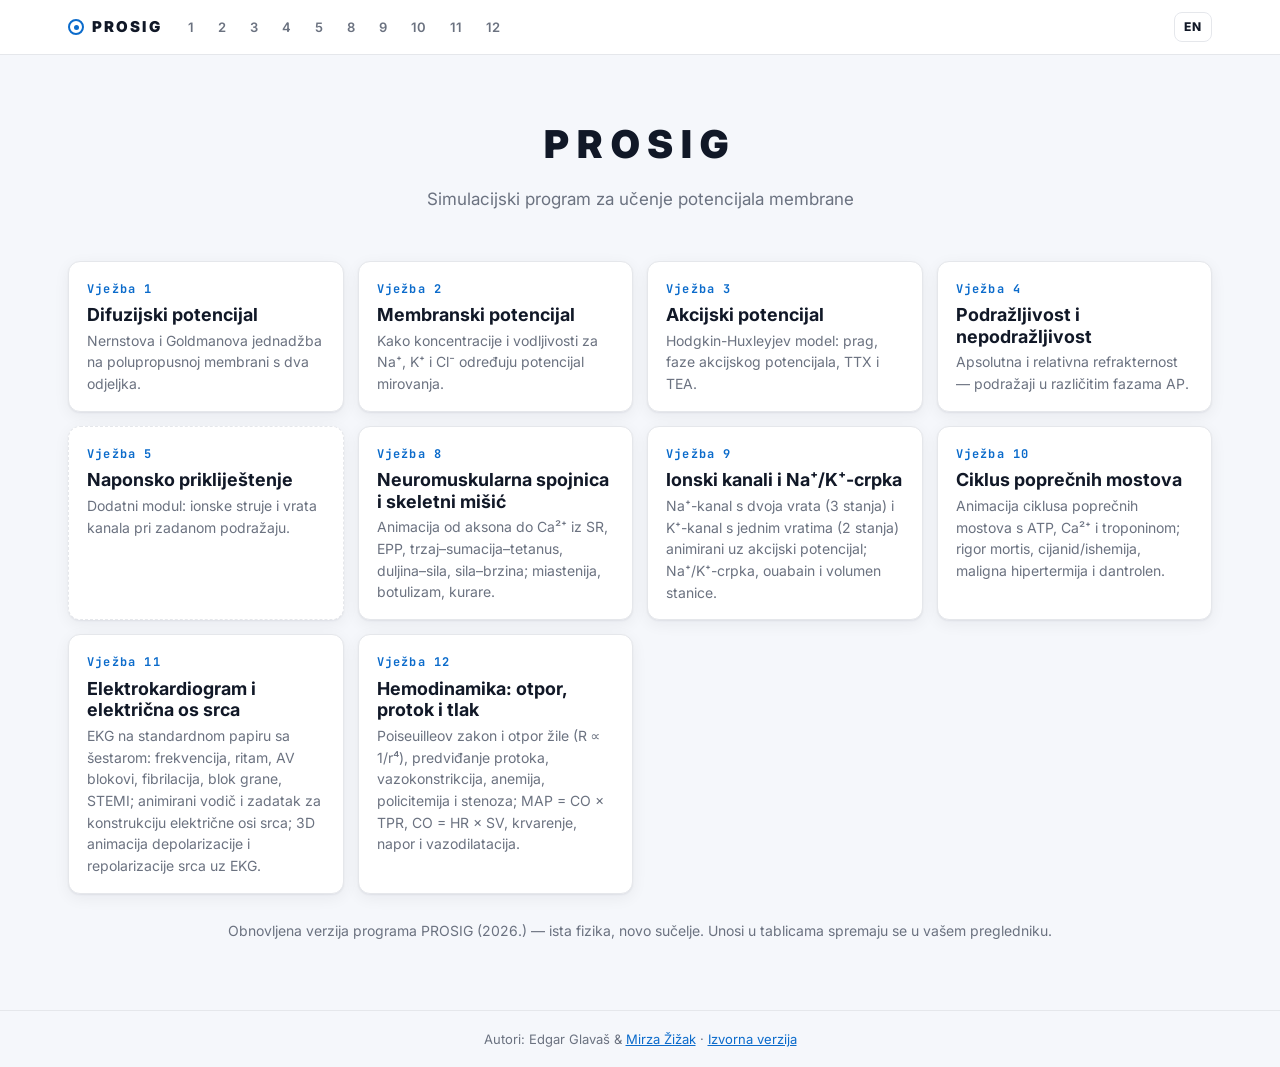
<file: index.html>
<!DOCTYPE html>
<html lang="hr">
<head>
<meta charset="utf-8">
<meta name="viewport" content="width=device-width,initial-scale=1">
<link rel="icon" href="data:image/svg+xml,%3Csvg xmlns='http://www.w3.org/2000/svg' viewBox='0 0 32 32'%3E%3Ccircle cx='16' cy='16' r='12' fill='none' stroke='%230b6bcb' stroke-width='5'/%3E%3Ccircle cx='16' cy='16' r='5' fill='%230b6bcb'/%3E%3C/svg%3E">
<title>PROSIG — simulacijski program za učenje potencijala membrane</title>
<link rel="preconnect" href="https://fonts.googleapis.com">
<link href="https://fonts.googleapis.com/css2?family=Inter:wght@400;500;600;700;800;900&family=JetBrains+Mono:wght@500;700&display=swap" rel="stylesheet">
<link rel="stylesheet" href="css/style.css">
</head>
<body>
<main class="page">
  <div class="hero">
    <h1>PROSIG</h1>
    <p data-i18n="app.subtitle"></p>
  </div>

  <div class="cards">
    <a class="card" href="v1.html">
      <div class="num"><span data-i18n="nav.ex"></span> 1</div>
      <h3 data-i18n="ex1"></h3>
      <p data-i18n="d1"></p>
    </a>
    <a class="card" href="v2.html">
      <div class="num"><span data-i18n="nav.ex"></span> 2</div>
      <h3 data-i18n="ex2"></h3>
      <p data-i18n="d2"></p>
    </a>
    <a class="card" href="v3.html">
      <div class="num"><span data-i18n="nav.ex"></span> 3</div>
      <h3 data-i18n="ex3"></h3>
      <p data-i18n="d3"></p>
    </a>
    <a class="card" href="v4.html">
      <div class="num"><span data-i18n="nav.ex"></span> 4</div>
      <h3 data-i18n="ex4"></h3>
      <p data-i18n="d4"></p>
    </a>
    <a class="card extra" href="v5.html">
      <div class="num"><span data-i18n="nav.ex"></span> 5</div>
      <h3 data-i18n="ex5"></h3>
      <p data-i18n="d5"></p>
    </a>
    <a class="card" href="v8.html">
      <div class="num"><span data-i18n="nav.ex"></span> 8</div>
      <h3 data-i18n="ex8"></h3>
      <p data-i18n="d8"></p>
    </a>
    <a class="card" href="v9.html">
      <div class="num"><span data-i18n="nav.ex"></span> 9</div>
      <h3 data-i18n="ex9"></h3>
      <p data-i18n="d9"></p>
    </a>
    <a class="card" href="v10.html">
      <div class="num"><span data-i18n="nav.ex"></span> 10</div>
      <h3 data-i18n="ex10"></h3>
      <p data-i18n="d10"></p>
    </a>
    <a class="card" href="v11.html">
      <div class="num"><span data-i18n="nav.ex"></span> 11</div>
      <h3 data-i18n="ex11"></h3>
      <p data-i18n="d11"></p>
    </a>
    <a class="card" href="v12.html">
      <div class="num"><span data-i18n="nav.ex"></span> 12</div>
      <h3 data-i18n="ex12"></h3>
      <p data-i18n="d12"></p>
    </a>
  </div>

  <p class="index-note" data-i18n="idx.note"></p>
</main>
<script type="module">
  import { mountHeader, mountFooter, applyI18n, lang } from './js/ui.js';
  const extra = {
    d1: ['Nernstova i Goldmanova jednadžba na polupropusnoj membrani s dva odjeljka.', 'Nernst and Goldman equations on a semi-permeable two-compartment membrane.'],
    d2: ['Kako koncentracije i vodljivosti za Na⁺, K⁺ i Cl⁻ određuju potencijal mirovanja.', 'How Na⁺, K⁺ and Cl⁻ concentrations and conductances set the resting potential.'],
    d3: ['Hodgkin-Huxleyjev model: prag, faze akcijskog potencijala, TTX i TEA.', 'Hodgkin–Huxley model: threshold, action-potential phases, TTX and TEA.'],
    d4: ['Apsolutna i relativna refrakternost — podražaji u različitim fazama AP.', 'Absolute and relative refractoriness — stimuli in different AP phases.'],
    d5: ['Dodatni modul: ionske struje i vrata kanala pri zadanom podražaju.', 'Extra module: ionic currents and channel gates for a given stimulus.'],
    d8: ['Animacija od aksona do Ca²⁺ iz SR, EPP, trzaj–sumacija–tetanus, duljina–sila, sila–brzina; miastenija, botulizam, kurare.', 'Animation from axon to SR Ca²⁺, EPP, twitch–summation–tetanus, length–tension, force–velocity; myasthenia, botulism, curare.'],
    d9: ['Na⁺-kanal s dvoja vrata (3 stanja) i K⁺-kanal s jednim vratima (2 stanja) animirani uz akcijski potencijal; Na⁺/K⁺-crpka, ouabain i volumen stanice.', 'The Na⁺ channel with two gates (3 states) and the K⁺ channel with one gate (2 states) animated along an action potential; the Na⁺/K⁺ pump, ouabain and cell volume.'],
    d10: ['Animacija ciklusa poprečnih mostova s ATP, Ca²⁺ i troponinom; rigor mortis, cijanid/ishemija, maligna hipertermija i dantrolen.', 'Cross-bridge cycle animation with ATP, Ca²⁺ and troponin; rigor mortis, cyanide/ischaemia, malignant hyperthermia and dantrolene.'],
    d11: ['EKG na standardnom papiru sa šestarom: frekvencija, ritam, AV blokovi, fibrilacija, blok grane, STEMI; animirani vodič i zadatak za konstrukciju električne osi srca; 3D animacija depolarizacije i repolarizacije srca uz EKG.', 'ECG on standard paper with calipers: rate, rhythm, AV blocks, fibrillation, bundle-branch block, STEMI; an animated guide and a task for constructing the cardiac electrical axis; a 3D animation of cardiac depolarisation and repolarisation alongside the ECG.'],
    d12: ['Poiseuilleov zakon i otpor žile (R ∝ 1/r⁴), predviđanje protoka, vazokonstrikcija, anemija, policitemija i stenoza; MAP = CO × TPR, CO = HR × SV, krvarenje, napor i vazodilatacija.', 'Poiseuille\u2019s law and vascular resistance (R ∝ 1/r⁴), predicting flow, vasoconstriction, anaemia, polycythaemia and stenosis; MAP = CO × TPR, CO = HR × SV, haemorrhage, exercise and vasodilation.'],
    'idx.note': ['Obnovljena verzija programa PROSIG (2026.) — ista fizika, novo sučelje. Unosi u tablicama spremaju se u vašem pregledniku.', 'Refreshed PROSIG (2026) — same physics, new interface. Worksheet entries are saved in your browser.'],
  };
  mountHeader(0); applyI18n(); mountFooter();
  document.querySelectorAll('[data-i18n]').forEach(el => { const e = extra[el.dataset.i18n]; if (e) el.textContent = e[lang === 'en' ? 1 : 0]; });
</script>
</body>
</html>
</file>
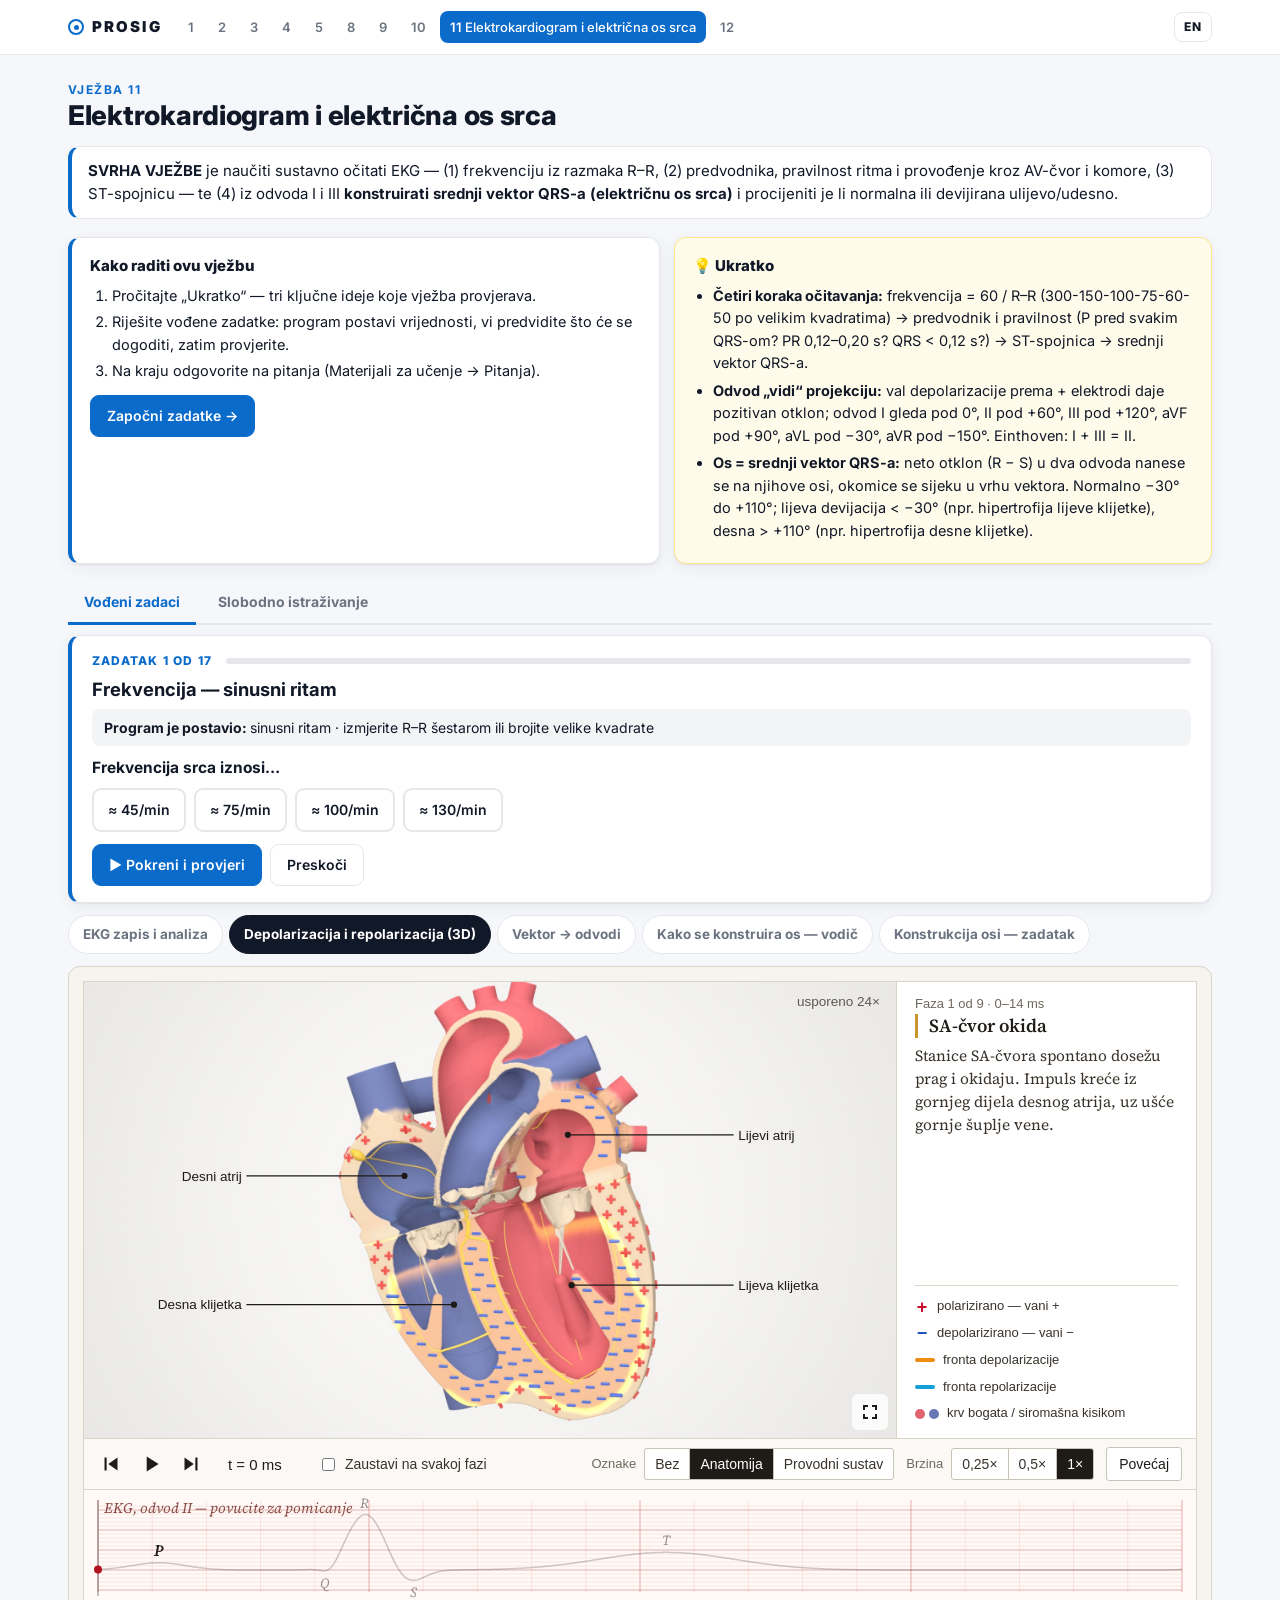
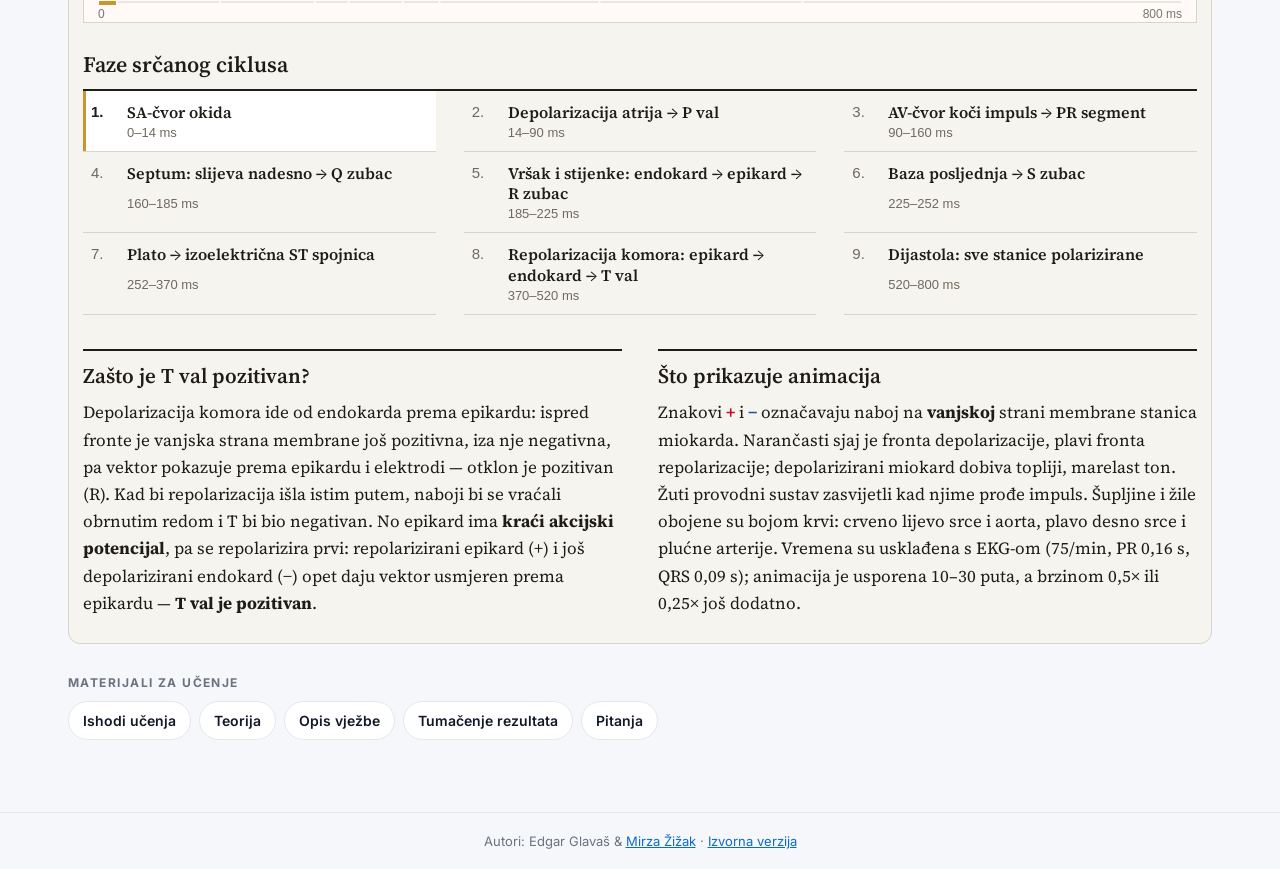
<file: srce3d.html>
<!DOCTYPE html>
<html lang="hr">
<head>
<meta charset="utf-8">
<title>PROSIG — Srce u 3D</title>
<meta http-equiv="refresh" content="0; url=v11.html#srce3d">
<script>location.replace('v11.html' + location.search + '#srce3d');</script>
</head>
<body><p><a href="v11.html#srce3d">Vježba 11 — Srce u 3D</a></p></body>
</html>
</file>
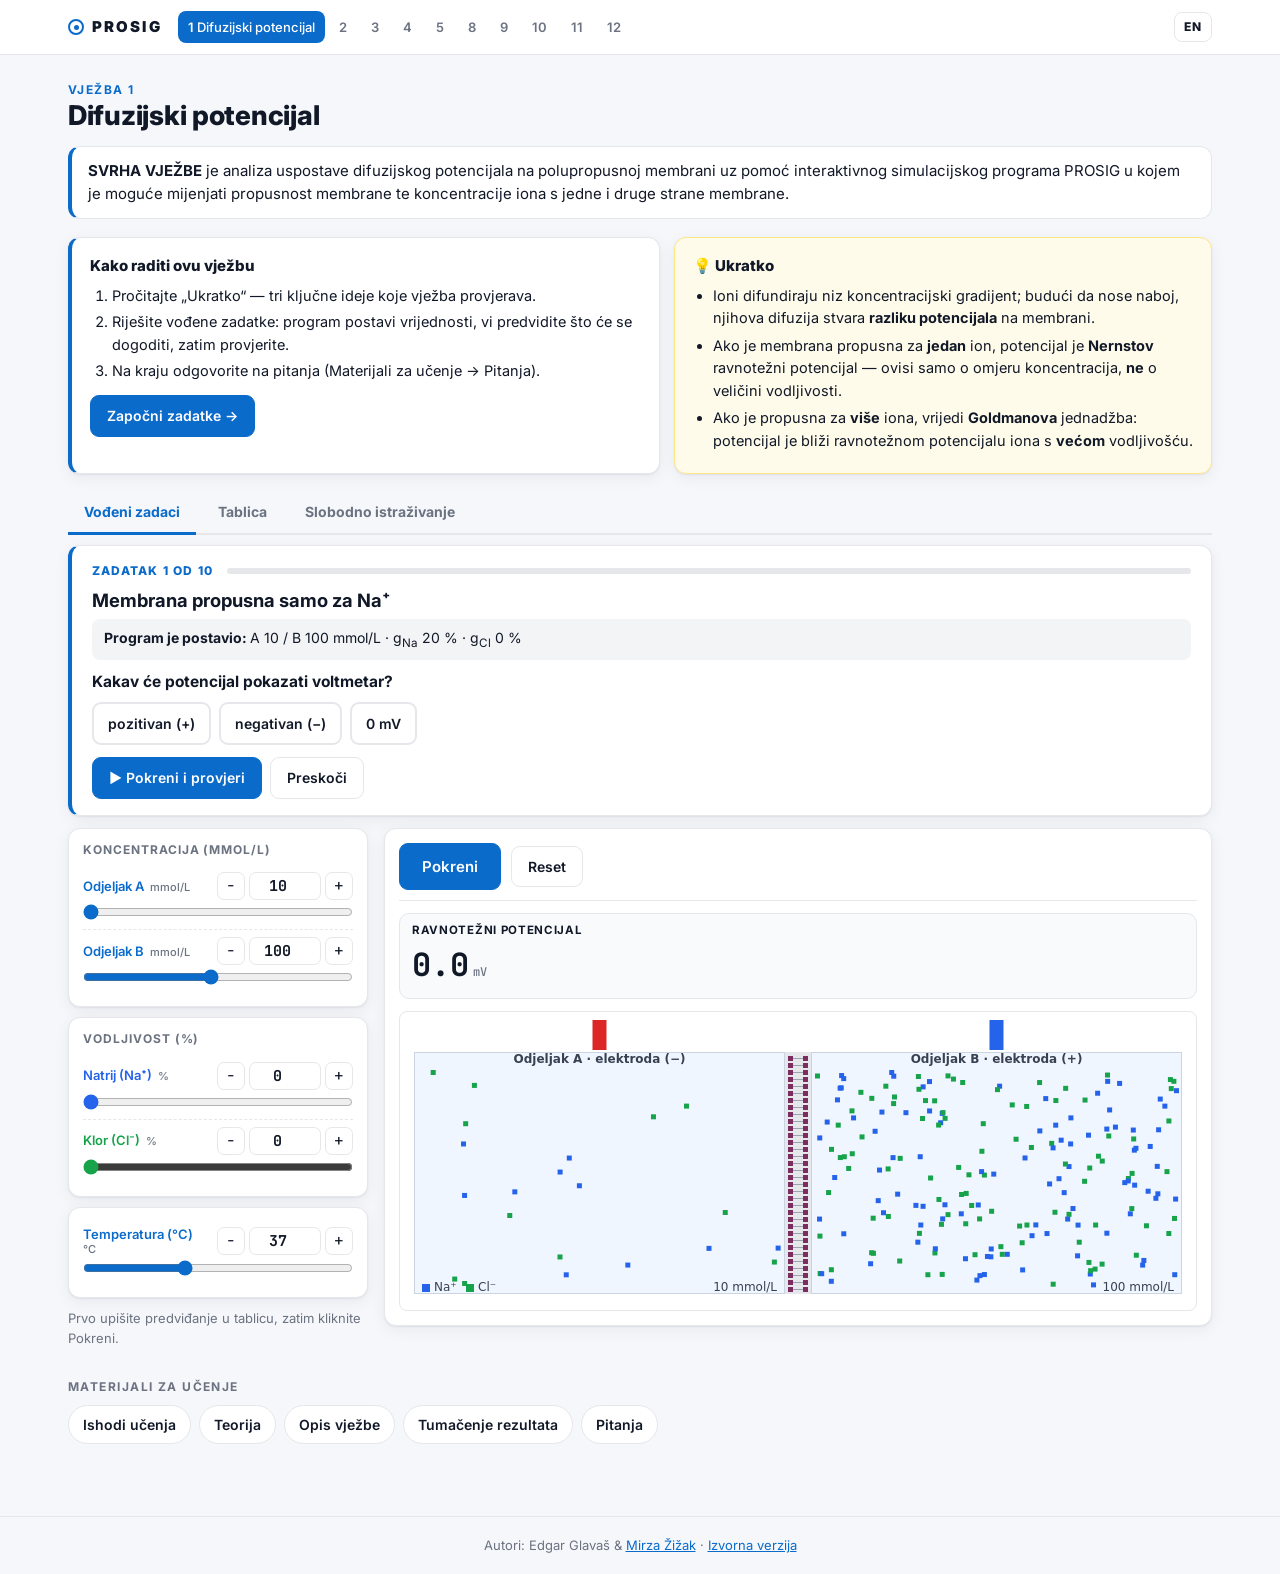
<file: v1.html>
<!DOCTYPE html>
<html lang="hr">
<head>
<meta charset="utf-8">
<meta name="viewport" content="width=device-width,initial-scale=1">
<link rel="icon" href="data:image/svg+xml,%3Csvg xmlns='http://www.w3.org/2000/svg' viewBox='0 0 32 32'%3E%3Ccircle cx='16' cy='16' r='12' fill='none' stroke='%230b6bcb' stroke-width='5'/%3E%3Ccircle cx='16' cy='16' r='5' fill='%230b6bcb'/%3E%3C/svg%3E">
<title>PROSIG — Vježba 1: Difuzijski potencijal</title>
<link rel="preconnect" href="https://fonts.googleapis.com">
<link href="https://fonts.googleapis.com/css2?family=Inter:wght@400;500;600;700;800;900&family=JetBrains+Mono:wght@500;700&display=swap" rel="stylesheet">
<link rel="stylesheet" href="css/style.css">
</head>
<body>
<main class="page">
  <div class="page-head">
    <div class="kicker"><span data-i18n="nav.ex"></span> 1</div>
    <h1 data-i18n="ex1"></h1>
  </div>
  <div class="purpose" data-lang="hr"><b>SVRHA VJEŽBE</b> je analiza uspostave difuzijskog potencijala na polupropusnoj membrani uz pomoć interaktivnog simulacijskog programa PROSIG u kojem je moguće mijenjati propusnost membrane te koncentracije iona s jedne i druge strane membrane.</div>
  <div class="purpose" data-lang="en"><b>PURPOSE OF THE EXERCISE:</b> to analyse how a diffusion potential is established across a semi-permeable membrane using the interactive simulation program PROSIG, in which the permeability of the membrane and the ion concentrations on either side of it can be changed.</div>
  <div id="intro"></div>
  <div id="modes"></div>
  <div class="sim" id="sim"></div>
  <div class="materials-title" data-i18n="materials"></div>
  <div id="sections"></div>
</main>

<template id="tpl-key">
  <ul>
    <li>Ioni difundiraju niz koncentracijski gradijent; budući da nose naboj, njihova difuzija stvara <b>razliku potencijala</b> na membrani.</li>
    <li>Ako je membrana propusna za <b>jedan</b> ion, potencijal je <b>Nernstov</b> ravnotežni potencijal — ovisi samo o omjeru koncentracija, <b>ne</b> o veličini vodljivosti.</li>
    <li>Ako je propusna za <b>više</b> iona, vrijedi <b>Goldmanova</b> jednadžba: potencijal je bliži ravnotežnom potencijalu iona s <b>većom</b> vodljivošću.</li>
  </ul>
</template>
<template id="tpl-key-en">
  <ul>
    <li>Ions diffuse down their concentration gradient; because they carry charge, their diffusion creates a <b>potential difference</b> across the membrane.</li>
    <li>If the membrane is permeable to <b>one</b> ion, the potential is the <b>Nernst</b> equilibrium potential — it depends only on the concentration ratio, <b>not</b> on how large the conductance is.</li>
    <li>If it is permeable to <b>several</b> ions, the <b>Goldman</b> equation applies: the potential lies closer to the equilibrium potential of the ion with the <b>higher</b> conductance.</li>
  </ul>
</template>

<template id="tpl-outcomes">
  <h2>Nakon obrade ove vježbe moći ćete:</h2>
  <ul>
    <li>objasniti pojam difuzijski potencijal i navesti pod kojim se uvjetima može uspostaviti na membrani</li>
    <li>imenovati čimbenike koji mogu utjecati na difuzijski potencijal, opisati mehanizam njihova djelovanja i predvidjeti u kojem će smjeru mijenjati potencijal</li>
    <li>objasniti pojmove Nernstova i Goldmanova jednadžba, opisati njihove međusobne razlike i predvidjeti pod kojim se uvjetima na membrani one primjenjuju</li>
    <li>primijeniti Nernstovu i Goldmanovu jednadžbu i izračunati potencijale na membrani</li>
    <li>predvidjeti i interpretirati učinke promjena koncentracija iona na uspostavu difuzijskog potencijala</li>
    <li>predvidjeti i interpretirati učinke promjena vodljivosti membrane za ione na uspostavu difuzijskog potencijala</li>
  </ul>
</template>

<template id="tpl-theory">
  <p><b>TEORIJSKI DIO.</b> Za razumijevanje nastanka difuzijskog potencijala neophodno je podsjetiti se osnovne strukture i funkcije biološke membrane. Stanična membrana okružuje unutarstanični prostor i odjeljuje ga od izvanstanične tekućine. Osnovu membrane čini dvosloj fosfolipida (debljine oko 7 nm) u koji su uronjene molekule bjelančevina. U dvosloju su molekule fosfolipida orijentirane tako da su im polarne (hidrofilne) glave okrenute prema unutarstaničnoj i izvanstaničnoj tekućini, dok su apolarni (hidrofobni) repovi okrenuti jedni prema drugima. Na ovaj način dvosloj lipida postaje nepropusna barijera za sve tvari koje nisu topljive u lipidima (ioni, aminokiseline, glukoza i sl.). Zbog važnosti za normalno funkcioniranje stanice prijenos ovih tvari kroz membranu omogućen je bjelančevinama koje prolaze kroz lipidni dvosloj (<i>transmembranske bjelančevine</i>). Posredstvom ovih bjelančevina stanice neposredno nadziru prijenos tvari između unutarstaničnog i izvanstaničnog prostora.</p>
  <p>Transmembranske bjelančevine sudjeluju u prijenosu tvari kroz membranu kao <i>nosači</i> i <i>kanali</i>. O bjelančevinama kao nosačima govorimo kad je prijenos tvari kroz membranu posredovan vezanjem tvari koje se prenose za specifična vezna mjesta na transmembranskoj bjelančevini. Ovaj prijenos može biti <i>pasivan</i> ili <i>aktivan</i>. U pasivnom se prijenosu tvari kreću niz koncentracijski gradijent pa je smjer prijenosa određen koncentracijama tvari s jedne i druge strane membrane (<i>olakšana difuzija</i>). Ukoliko se tvari prenose nasuprot koncentracijskom gradijentu i pri tome se za prijenos troši energija tada kažemo da je prijenos aktivan. Primjer za ovakav prijenos je Na/K-ATPaza ili Na/K crpka. Transmembranske bjelančevine mogu formirati kanale kroz koje <b><i>ioni</i></b> (polarne čestice) prolaze s jedne na drugu stranu membrane. Ovo je kretanje iona kroz kanale selektivno, pa tako kanali dopuštaju prijenos jednih, a sprječavaju prijenos drugih čak i manjih iona. Stoga se može reći da ionski kanali nisu samo otvorene rupe različitog promjera već su specifični za ione koje propuštaju. U membrani nalazimo dvije vrste ionskih kanala od kojih su jedni uvijek otvoreni i nazivamo ih <b><i>pasivni kanali</i></b>, dok su drugi u mirovanju zatvoreni i otvaraju se tek na odgovarajući podražaj zbog čega se nazivaju <b><i>aktivni kanali</i></b>.</p>
  <p>U svrhu razumijevanja nastanka difuzijskog potencijala promatrat ćemo staničnu membranu kao polupropusnu membranu koja odvaja dva vodena odjeljka s različitim koncentracijama iona. Budući da svaki sustav nastoji uspostaviti stanje ravnoteže tako i u ovom sustavu ioni prelaze iz jednog odjeljka u drugi niz svoj koncentracijski gradijent u cilju izjednačavanja koncentracija s jedne i druge strane membrane. Međutim, suprotno kretanju neutralnih tvari, kretanje iona podrazumijeva i kretanje naboja kroz membranu što za posljedicu ima stvaranje električnog gradijenta kroz membranu. Iz navedenog proizlazi da na difuziju iona kroz polupropusnu membranu utječu <i>dvije sile</i>: (i) razlika u koncentraciji (<i>kemijski gradijent</i>) i (ii) razlika u potencijalu (<i>električni gradijent</i>). Do stanja ravnoteže dolazi kad se uspostavi ravnoteža između električnog i kemijskog gradijenta (<b><i>elektrokemijska ravnoteža</i></b>). Drugim riječima do elektrokemijske ravnoteže dolazi onda kad u jedinici vremena difuzija iona u jednom smjeru zbog razlike u koncentraciji postane jednaka njegovoj difuziji u suprotnom smjeru zbog razlike u električnom potencijalu. Dakle, pri potencijalu membrane na kojem se uspostavlja elektrokemijska ravnoteža neto difuzija iona je jednaka nuli. Ovu vrijednost membranskog potencijala nazivamo <i>ravnotežni potencijal</i> za dotični ion. Ravnotežni potencijal za bilo koji ion može se izračunati upotrebom <b><i>Nernstove jednadžbe</i></b> (vidi Dodatni okvir 1.1.). Iz Nernstove jednadžbe je očito da na vrijednost ravnotežnog potencijala presudni utjecaj ima koncentracija iona. Ako je koncentracija iona na obje strane membrane jednaka, snaga koncentracijskog gradijenta bit će nula pa će i ravnotežni potencijal biti nula. Što je koncentracijski gradijent veći to će biti veći i ravnotežni potencijal. Nernstovu jednadžbu možemo koristiti kad je membrana propusna <b><i>isključivo za jedan ion</i></b>.</p>

  <div class="box">
    <div class="box-title">Dodatni okvir 1.1. Nernstova jednadžba</div>
    <p>Na uspostavljanje ravnotežnog potencijala važan utjecaj imaju (i) koncentracije iona s obje strane membrane, (ii) temperatura otopine u kojoj se ioni nalaze, (iii) valencija iona i (iv) količina rada potrebnog za razdvajanje naboja na membrani. Za izračunavanje potencijala pri kojem se uspostavlja elektrokemijska ravnoteža koristimo se jednadžbom koju je 1888. god. izveo njemački kemičar W. Nernst, a koja glasi:</p>
    <div class="formula" style="text-align:center"><b>E<sub>ion</sub> = <span class="frac"><span>RT</span><span>zF</span></span> ln <span class="frac"><span>C<sub>B</sub></span><span>C<sub>A</sub></span></span></b></div>
    <p style="font-size:13px">U jednadžbi E<sub>ion</sub> predstavlja potencijal membrane pri kojem je ion u elektrokemijskoj ravnoteži, R je plinska konstanta (8,31 J/K/mol), T je temperatura u Kelvinima (T<sub>Kelvin</sub> = 273 + °C), F je Faradayeva konstanta (96 500 C/mol), z je valencija iona (broj i predznak naboja iona), ln je prirodni logaritam, dok C<sub>B</sub> i C<sub>A</sub> predstavljaju koncentracije iona u jednom odnosno drugom vodenom odjeljku.</p>
    <p>Prevođenjem prirodnog logaritma u dekadski logaritam ova jednadžba poprima oblik:</p>
    <div class="formula" style="text-align:center"><b>E<sub>ion</sub> = 2,303 <span class="frac"><span>RT</span><span>zF</span></span> log <span class="frac"><span>C<sub>B</sub></span><span>C<sub>A</sub></span></span></b></div>
    <p>Budući da su u jednadžbi R i F konstante, a pri konstantnoj temperaturi je i T konstantna, tada će cijeli izraz RT/F biti konstantan. Stoga se, za monovalentni kation (<i>pozitivno nabijena čestica</i>) pri tjelesnoj temperaturi (37 °C), jednadžba može reducirati na:</p>
    <div class="formula" style="text-align:center"><b>E<sub>ion</sub> = 61 log (C<sub>B</sub>/C<sub>A</sub>)</b></div>
    <p>dok će za monovalentni anion (<i>negativno nabijena čestica</i>) pri tjelesnoj temperaturi (37 °C) reducirani oblik jednadžbe glasiti:</p>
    <div class="formula" style="text-align:center"><b>E<sub>ion</sub> = − 61 log (C<sub>B</sub>/C<sub>A</sub>)</b></div>
    <p>Iz jednadžbe jasno proizlazi da je vrijednost ravnotežnog potencijala logaritamska funkcija omjera koncentracija difuzibilnog iona s jedne i druge strane membrane.</p>
  </div>

  <p>U stvarnosti stanična membrana nije propusna samo za jedan ion, već za više njih, pa se za izračunavanje vrijednosti potencijala mirovanja moraju u obzir uzeti i doprinosi ostalih iona u stvaranju potencijala. Stoga, za izračunavanje potencijala na membrani koja je propusna za više od jednog iona koristimo <b><i>Goldman-Hodgkin-Katzovu jednadžbu</i></b> (vidi Dodatni okvir 1.2.). Iz praktičnih razloga se naziv jednadžbe često skraćuje na Goldmanova jednadžba.</p>
  <p>Kad je membrana propusna za više iona svaki pojedini difuzibilni ion nastoji postići <i>svoj</i> ravnotežni potencijal i prema tome nastoji pomaknuti potencijal membrane prema svom ravnotežnom potencijalu. Što je membrana propusnija za jedan ion to će uspostavljeni potencijal membrane biti bliže ravnotežnom potencijalu tog iona. Stoga, uspostavljeni potencijal membrane propusne za više od jednog iona predstavlja <u>ravnotežu ravnotežnih potencijala</u> za ione koji prolaze kroz membranu. Pri uspostavljenom potencijalu <i>nema neto-kretanja naboja</i> kroz membranu pa kažemo da se potencijal membrane nalazi u ravnotežnom stanju.</p>

  <div class="box">
    <div class="box-title">Dodatni okvir 1.2. Goldman-Hodgkin-Katzova jednadžba (GHK ili Goldmanova jednadžba)</div>
    <p>Jednadžba opisuje postojano stanje membranskog potencijala za zadane koncentracije iona unutar i izvan stanice i relativnu propusnost membrane za svaki od ovih iona:</p>
    <div class="formula" style="text-align:center"><b>E<sub>m</sub> = 2,303 <span class="frac"><span>RT</span><span>F</span></span> log<sub>10</sub> <span class="frac"><span>P<sub>Na</sub>[Na⁺]<sub>B</sub> + P<sub>Cl</sub>[Cl⁻]<sub>A</sub></span><span>P<sub>Na</sub>[Na⁺]<sub>A</sub> + P<sub>Cl</sub>[Cl⁻]<sub>B</sub></span></span></b></div>
    <p style="font-size:13px">U jednadžbi E<sub>m</sub> predstavlja membranski potencijal pri kojem su ioni u ravnoteži (nema neto protoka iona), R je plinska konstanta (8,31 J/K/mol), T je temperatura u Kelvinima (T<sub>kelvin</sub> = 273 + °C), F je Faradayeva konstanta (96 500 C/mol), P<sub>Na</sub> i P<sub>Cl</sub> su propusnosti za Na⁺ i Cl⁻, dok [ion]<sub>A</sub> i [ion]<sub>B</sub> predstavljaju koncentracije iona u odjeljku A odnosno odjeljku B.</p>
    <p>Iz jednadžbe je očito da je doprinos svakog pojedinog iona u uspostavljanju membranskog potencijala određen razlikom koncentracija s obje strane membrane te propusnošću membrane za pojedini ion.</p>
  </div>

  <p>Ako dobro razmotrite Goldmanovu jednadžbu uočit ćete da propusnost membrane za pojedine ione ima značajan utjecaj na vrijednost uspostavljenog membranskog potencijala. Ovo je različito od Nernstove jednadžbe u kojoj propusnost membrane za ione nema nikakvog utjecaja na postizanje ravnotežnog potencijala. Što je propusnost membrane za pojedini ion veća to će se vrijednost uspostavljenog membranskog potencijala više približavati ravnotežnom potencijalu za dotični ion. S druge strane, ako je uspostavljeni potencijal membrane jednak ravnotežnom potencijalu nekog iona, onda nema neto sile na taj ion i nema neto toka tog iona. Ukoliko uspostavljeni potencijal nije jednak ravnotežnom potencijalu nekog iona onda se razlika između uspostavljenog potencijala i ravnotežnog potencijala tog iona može smatrati pokretačkom silom za taj ion. Iz ovog proizlazi da svako povećanje vodljivosti membrane za pojedini ion za kojeg postoji pokretačka sila rezultira pomakom potencijala membrane prema ravnotežnom potencijalu tog iona.</p>
  <p>Iz svega navedenog možemo zaključiti da su za stvaranje difuzijskog potencijala kroz membranu bitna dva preduvjeta: (1) da postoji nejednolika raspodjela iona s jedne i druge strane membrane i (2) da postoji razlika u propusnosti membrane za pojedine ione.</p>
</template>

<template id="tpl-howto">
  <h2>IZVOĐENJE VJEŽBE</h2>
  <p>Za izvođenje vježbe koristi se prvi od četiri modula simulacijskog programa „PROSIG“ namijenjenog za učenje potencijala membrane. PROSIG je interaktivni simulacijski program koji korisniku omogućuje da nauči kako na uspostavu potencijala membrane i generiranje akcijskog potencijala utječu individualne ili kombinirane promjene vrijednosti pojedinih promjenjivih varijabli poput koncentracija iona, vodljivosti stanične membrane, temperature, jačine podražaja i blokatora. Prvi modul namijenjen je za učenje osnova difuzijskog potencijala.</p>
  <p>Radno sučelje je podijeljeno u dva dijela: interaktivni i prezentacijski. <b>Interaktivni dio</b> (lijevo) obuhvaća tri promjenjive varijable: koncentracije iona u odjeljcima, vodljivost membrane za natrij i klor te temperaturu pri kojoj se odvijaju reakcije. Vrijednosti se mijenjaju gumbima <b>−</b>/<b>+</b>, klizačem ili izravnim upisom broja.</p>
  <p><b>Prezentacijski dio</b> obuhvaća animaciju kretanja iona i voltmetar koji prikazuje ishod (promjene voltaže) provedenih promjena. Animacija prikazuje difuziju iona kroz polupropusnu membranu iz jednog u drugi vodeni odjeljak i obratno; duljina strelica na membrani razmjerna je neto toku pojedinog iona. U odjeljak A je uronjena negativna, a u odjeljak B pozitivna registracijska elektroda voltmetra.</p>
  <figure><img src="assets/slika0102.jpg" alt="Sučelje izvorne vježbe 1"><figcaption>Slika 1.2. Radno sučelje izvorne verzije vježbe za simulaciju difuzijskog potencijala.</figcaption></figure>
  <h2>POSTUPAK IZVOĐENJA VJEŽBE</h2>
  <p>Prije početka izvođenja vježbe studenti bi trebali proučiti koji su očekivani ishodi ove vježbe, pripremiti gradivo opisano na stranici Teorija te se upoznati s načinom izvođenja vježbe. U tu svrhu predviđeno je da nakon provedenih promjena pojedinih varijabli, studenti najprije u tablicu upišu svoja očekivanja o tome kakvu će promjenu prikazati voltmetar, a zatim će pokretanjem simulacije provjeriti jesu li ispravno predvidjeli smjer i veličinu promjene.</p>
  <ol>
    <li>simulaciju započinjete promjenama koncentracija u odjeljku A i/ili odjeljku B;</li>
    <li>nakon što postavite željene koncentracije iona u oba odjeljka, isti postupak ponovite za vodljivosti iona uključenih u simulaciju (natrij i/ili klorid);</li>
    <li>po potrebi isto možete ponoviti i za temperaturu otopina u odjeljcima;</li>
    <li>nakon što ste u tablicu upisali očekivanu vrijednost kliknite na gumb <b>Pokreni</b> i očitajte vrijednost prikazanu na voltmetru;</li>
    <li>postupak ponavljate za različite vrijednosti promjenjivih varijabli.</li>
  </ol>
  <p>Gumb <b>Tablica</b> predstavlja „virtualnog voditelja“ čija je zadaća da vas vodi kroz različite unaprijed definirane vrijednosti promjenjivih varijabli. U obnovljenoj verziji svaki redak tablice ima gumb <b>▶ Postavi</b> koji vrijednosti iz tog retka prenosi u simulaciju i gumb <b>⤓ Očitaj</b> koji rezultat simulacije upisuje u tablicu. Vrijednosti u tablici su određene prema logičkom slijedu počevši od savladavanja najprije lakih zadataka prema sve kompleksnijim.</p>
  <p>Gumb <b>Reset</b> vraća promjenjive varijable na njihove početne vrijednosti: vodljivosti membrane za natrij i klor se vraćaju na 0 %, dok se koncentracija iona u odjeljku B postavlja na 100 mmol/L, a u odjeljku A na 10 mmol/L.</p>
</template>

<template id="tpl-results">
  <p><b>PRIKAZ I TUMAČENJE REZULTATA.</b> U simulaciji se mogu testirati učinci promjene propusnosti membrane za dva različita iona i/ili promjene koncentracija iona s obje strane membrane na uspostavljanje difuzijskog potencijala na polupropusnoj membrani. U ovom se testiranju polupropusna membrana može učiniti vodljivom isključivo za jedan ion, dok je za drugi ion nepropusna ili se učini različito propusnom za svaki pojedini ion. Početne koncentracije iona su postavljene tako da su one u vodenom odjeljku B deseterostruko veće od onih u odjeljku A. Stoga, sila koncentracijskog gradijenta usmjerava ione iz odjeljka B u odjeljak A. Obratite pažnju da se pri započinjanju simulacije ioni gibaju u svim smjerovima, međutim neto je kretanje prema strani s nižom koncentracijom. Što je razlika u koncentraciji veća to je i neto kretanje iona veće. Dakle, neto kretanje iona je moguće promatrati kao rezultat sile koja pokreće ione niz koncentracijski gradijent.</p>
  <p>Ako želimo testirati hipotezu u kojoj je polupropusna membrana propusna isključivo za jedan ion (Slika 1.3.) tada ćemo u polju za vodljivosti iona postaviti vodljivost za Na⁺ na 100 %, a vodljivost za Cl⁻ na 0. Nakon pokretanja simulacije, Na⁺ će zbog koncentracijskog gradijenta difundirati iz odjeljka B u odjeljak A, dok istodobno Cl⁻ neće difundirati jer membrana nije propusna za taj ion. Ako je hipoteza dobra tada će potencijal na membrani biti jednak ravnotežnom potencijalu za Na⁺ (E<sub>m</sub> = E<sub>Na</sub>). Uslijed difuzije Na⁺ na membrani se razdvajaju naboji, pri čemu će se na lijevoj strani membrane (odjeljak A) pojaviti relativni višak pozitivnih naboja, dok će se na desnoj strani (odjeljak B) pojaviti manjak pozitivnih naboja. Posljedica je ove difuzije nastanak razlike potencijala kroz polupropusnu membranu. Uspostavljena razlika potencijala čini silu koja na difuzibilne ione djeluje tako da se vrate nazad u odjeljak B. Dakle, sada na difuziju Na⁺ djeluju dvije sile; zbog koncentracijskog gradijenta tjera Na⁺ iz odjeljka B u odjeljak A, dok novouspostavljena sila zbog električnog gradijenta tjera Na⁺ u suprotnom smjeru, iz odjeljka A u odjeljak B. Do elektrokemijske ravnoteže dolazi kad se ove dvije sile izjednače po veličini. U uspostavljenom stanju elektrokemijske ravnoteže neto difuzija iona jednaka je nuli. Potencijal na membrani pri kojem se uspostavlja stanje elektrokemijske ravnoteže izračunava se Nernstovom jednadžbom. Taj potencijal bit će to veći što je razlika u koncentraciji iona između jednog i drugog odjeljka veća.</p>
  <figure><img src="assets/v11.jpg" alt="Difuzijski potencijal — jedan ion"><figcaption>Slika 1.3. Difuzijski potencijal na membrani propusnoj samo za jedan ion. Koncentracije iona u odjeljku B su veće od onih u odjeljku A zbog čega dolazi do kretanja iona iz odjeljka B u odjeljak A uslijed koncentracijskog gradijenta (puna strelica). Budući da ion nosi naboj uspostavlja se električni gradijent (iscrtkana strelica) kroz membranu koji tjera ione nazad, iz odjeljka A u odjeljak B.</figcaption></figure>
  <p>Ukoliko želimo testirati propusnost membrane za oba iona (Slika 1.4.), pri čemu je membrana različito propusna za svaki ion, tada ćemo upisivanjem različitih vrijednosti (od 0 do 100 %) u polja za vodljivost membrane za pojedini ion učiniti membranu bolje vodljivom za jedan nego za drugi ion. U ovom slučaju koristimo Goldmanovu, a ne Nernstovu jednadžbu, budući da ona u obzir uzima različite propusnosti membrane za ione. Razmotrimo slučaj u kojem je membrana dvostruko propusnija za Na⁺ (100 %) u odnosu na propusnost membrane za Cl⁻ (50 %). Nakon započinjanja simulacije, Na⁺ i Cl⁻ će zbog koncentracijskog gradijenta difundirati iz odjeljka s većom koncentracijom (odjeljak B) u odjeljak s manjom koncentracijom (odjeljak A), međutim zbog razlike u propusnosti difuzija Na⁺ će biti dvostruko brža od difuzije Cl⁻. Zbog difuzije Na⁺, strana membrane prema odjeljku A postaje jače pozitivna, dok će strana membrane okrenuta prema odjeljku B biti manje pozitivna. Istodobno, uslijed difuzije Cl⁻ strana membrane okrenuta prema odjeljku A postat će negativnija. Budući da je propusnost membrane veća za Na⁺ nego za Cl⁻, više će Na⁺ u jedinici vremena difundirati kroz membranu pa se elektrokemijska ravnoteža uspostavlja na razini koja je bliža ravnotežnom potencijalu za Na⁺ nego ravnotežnom potencijalu za Cl⁻. Iz Goldmanove jednadžbe je očito da će uspostavljeni potencijal membrane biti to bliži ravnotežnom potencijalu za Na⁺ što je propusnost membrane za Na⁺ veća.</p>
  <figure><img src="assets/v12.jpg" alt="Difuzijski potencijal — dva iona"><figcaption>Slika 1.4. Difuzijski potencijal na membrani propusnoj za dva iona. Odjeljak A je od odjeljka B odijeljen membranom različito propusnom za oba iona.</figcaption></figure>
  <p>Prije nego što kliknete na gumb „Pokreni“, nakon prethodno provedene promjene vrijednosti pojedine varijable, predvidite kako će promjena koju ste proveli utjecati na vrijednost potencijala na membrani (E<sub>m</sub>). Svoja predviđanja upišite u odgovarajuću kolonu u Tablici 1.1. Usporedite svoja predviđanja s rezultatom koji ste očitali na voltmetru.</p>
</template>

<template id="tpl-questions">
  <ol>
    <li>Kako se povećava razlika potencijala kroz membranu sa svakim povećanjem koncentracije pozitivnog iona koji prolazi kroz membranu?</li>
    <li>Usporedite učinke g<sub>Na</sub> i g<sub>Cl</sub> na promjene potencijala membrane (E<sub>m</sub>). Jesu li učinci na potencijal membrane isti u oba slučaja?</li>
    <li>Navedite razlike između Nernstove i Goldmanove jednadžbe i odredite u kojim ćete slučajevima koristiti jednu, a u kojim drugu jednadžbu.</li>
  </ol>
</template>

<template id="tpl-outcomes-en">
  <h2>After completing this exercise you will be able to:</h2>
  <ul>
    <li>explain the concept of a diffusion potential and state the conditions under which it can be established across a membrane</li>
    <li>name the factors that can affect the diffusion potential, describe their mechanism of action and predict in which direction they will change the potential</li>
    <li>explain the Nernst and Goldman equations, describe the differences between them and predict under which conditions each applies to a membrane</li>
    <li>apply the Nernst and Goldman equations and calculate potentials across a membrane</li>
    <li>predict and interpret the effects of changes in ion concentration on the establishment of a diffusion potential</li>
    <li>predict and interpret the effects of changes in membrane conductance for ions on the establishment of a diffusion potential</li>
  </ul>
</template>

<template id="tpl-theory-en">
  <p><b>THEORY.</b> To understand how a diffusion potential arises it is necessary to recall the basic structure and function of the biological membrane. The cell membrane surrounds the intracellular space and separates it from the extracellular fluid. The basis of the membrane is a phospholipid bilayer (about 7 nm thick) in which protein molecules are embedded. In the bilayer the phospholipid molecules are oriented so that their polar (hydrophilic) heads face the intracellular and extracellular fluid, while the apolar (hydrophobic) tails face each other. In this way the lipid bilayer becomes an impermeable barrier for all substances that are not lipid-soluble (ions, amino acids, glucose, etc.). Because these substances are essential for normal cell function, their transport across the membrane is made possible by proteins that span the lipid bilayer (<i>transmembrane proteins</i>). Through these proteins the cell directly controls the transfer of substances between the intracellular and extracellular space.</p>
  <p>Transmembrane proteins take part in transport across the membrane as <i>carriers</i> and <i>channels</i>. We speak of carrier proteins when transport is mediated by binding of the transported substance to specific binding sites on the transmembrane protein. This transport may be <i>passive</i> or <i>active</i>. In passive transport substances move down their concentration gradient, so the direction of transport is determined by the concentrations on the two sides of the membrane (<i>facilitated diffusion</i>). If substances are transported against their concentration gradient and energy is consumed in the process, the transport is active. An example is the Na/K-ATPase, or Na/K pump. Transmembrane proteins can also form channels through which <b><i>ions</i></b> (charged particles) pass from one side of the membrane to the other. Movement of ions through channels is selective: channels allow some ions through while preventing the passage of others, even smaller ones. Ion channels are therefore not simply open pores of different diameters but are specific for the ions they conduct. Two kinds of ion channels are found in the membrane: some are always open and are called <b><i>passive channels</i></b>, while others are closed at rest and open only in response to an appropriate stimulus, and are therefore called <b><i>active channels</i></b>.</p>
  <p>To understand how a diffusion potential arises we will regard the cell membrane as a semi-permeable membrane separating two aqueous compartments containing different ion concentrations. Since every system tends toward equilibrium, ions in this system move from one compartment to the other down their concentration gradient in order to equalise the concentrations on the two sides. However, unlike the movement of neutral substances, the movement of ions also involves movement of charge across the membrane, which creates an electrical gradient. It follows that diffusion of ions across a semi-permeable membrane is governed by <i>two forces</i>: (i) the difference in concentration (<i>chemical gradient</i>) and (ii) the difference in potential (<i>electrical gradient</i>). Equilibrium is reached when the electrical and chemical gradients balance (<b><i>electrochemical equilibrium</i></b>). In other words, electrochemical equilibrium is reached when the diffusion of an ion in one direction due to the concentration difference becomes equal, per unit time, to its diffusion in the opposite direction due to the difference in electrical potential. At the membrane potential at which electrochemical equilibrium is established the net diffusion of the ion is zero. This value of the membrane potential is called the <i>equilibrium potential</i> for that ion. The equilibrium potential for any ion can be calculated with the <b><i>Nernst equation</i></b> (see Box 1.1). It is evident from the Nernst equation that the ion concentration has a decisive influence on the equilibrium potential. If the ion concentration is the same on both sides of the membrane, the concentration gradient is zero and so is the equilibrium potential; the larger the concentration gradient, the larger the equilibrium potential. The Nernst equation can be used when the membrane is permeable <b><i>to one ion only</i></b>.</p>

  <div class="box">
    <div class="box-title">Box 1.1. The Nernst equation</div>
    <p>The equilibrium potential depends on (i) the ion concentrations on both sides of the membrane, (ii) the temperature of the solution, (iii) the valence of the ion and (iv) the work required to separate charge across the membrane. The potential at which electrochemical equilibrium is established is calculated with the equation derived in 1888 by the German chemist W. Nernst:</p>
    <div class="formula" style="text-align:center"><b>E<sub>ion</sub> = <span class="frac"><span>RT</span><span>zF</span></span> ln <span class="frac"><span>C<sub>B</sub></span><span>C<sub>A</sub></span></span></b></div>
    <p style="font-size:13px">E<sub>ion</sub> is the membrane potential at which the ion is in electrochemical equilibrium, R is the gas constant (8.31 J/K/mol), T is the temperature in kelvin (T<sub>kelvin</sub> = 273 + °C), F is the Faraday constant (96 500 C/mol), z is the valence of the ion (number and sign of its charge), ln is the natural logarithm, and C<sub>B</sub> and C<sub>A</sub> are the ion concentrations in the two aqueous compartments.</p>
    <p>Converting the natural logarithm to the decimal logarithm gives:</p>
    <div class="formula" style="text-align:center"><b>E<sub>ion</sub> = 2.303 <span class="frac"><span>RT</span><span>zF</span></span> log <span class="frac"><span>C<sub>B</sub></span><span>C<sub>A</sub></span></span></b></div>
    <p>Since R and F are constants, and T is constant at constant temperature, the whole expression RT/F is constant. For a monovalent cation (<i>positively charged particle</i>) at body temperature (37 °C) the equation therefore reduces to:</p>
    <div class="formula" style="text-align:center"><b>E<sub>ion</sub> = 61 log (C<sub>B</sub>/C<sub>A</sub>)</b></div>
    <p>while for a monovalent anion (<i>negatively charged particle</i>) at body temperature (37 °C) the reduced form is:</p>
    <div class="formula" style="text-align:center"><b>E<sub>ion</sub> = − 61 log (C<sub>B</sub>/C<sub>A</sub>)</b></div>
    <p>The equation shows clearly that the equilibrium potential is a logarithmic function of the ratio of the concentrations of the diffusible ion on the two sides of the membrane.</p>
  </div>

  <p>In reality the cell membrane is permeable not to one ion but to several, so the contributions of the other ions must also be taken into account when calculating the resting potential. For a membrane permeable to more than one ion we therefore use the <b><i>Goldman-Hodgkin-Katz equation</i></b> (see Box 1.2), usually shortened to the Goldman equation.</p>
  <p>When the membrane is permeable to several ions, each diffusible ion tends to reach <i>its own</i> equilibrium potential and thus tends to pull the membrane potential toward that value. The more permeable the membrane is to a given ion, the closer the resulting membrane potential will be to that ion's equilibrium potential. The membrane potential of a membrane permeable to more than one ion is therefore a <u>balance of equilibrium potentials</u> of the ions crossing it. At the established potential there is <i>no net movement of charge</i> across the membrane, and the membrane potential is said to be in a steady state.</p>

  <div class="box">
    <div class="box-title">Box 1.2. The Goldman-Hodgkin-Katz equation (GHK or Goldman equation)</div>
    <p>The equation describes the steady-state membrane potential for given intracellular and extracellular ion concentrations and the relative permeability of the membrane to each ion:</p>
    <div class="formula" style="text-align:center"><b>E<sub>m</sub> = 2.303 <span class="frac"><span>RT</span><span>F</span></span> log<sub>10</sub> <span class="frac"><span>P<sub>Na</sub>[Na⁺]<sub>B</sub> + P<sub>Cl</sub>[Cl⁻]<sub>A</sub></span><span>P<sub>Na</sub>[Na⁺]<sub>A</sub> + P<sub>Cl</sub>[Cl⁻]<sub>B</sub></span></span></b></div>
    <p style="font-size:13px">E<sub>m</sub> is the membrane potential at which the ions are in equilibrium (no net ion flux), R is the gas constant (8.31 J/K/mol), T the temperature in kelvin (T<sub>kelvin</sub> = 273 + °C), F the Faraday constant (96 500 C/mol), P<sub>Na</sub> and P<sub>Cl</sub> the permeabilities to Na⁺ and Cl⁻, and [ion]<sub>A</sub> and [ion]<sub>B</sub> the ion concentrations in compartments A and B.</p>
    <p>The equation shows that the contribution of each ion to the membrane potential is determined by the concentration difference across the membrane and by the permeability of the membrane to that ion.</p>
  </div>

  <p>Looking carefully at the Goldman equation you will notice that the membrane permeability to individual ions has a major influence on the resulting membrane potential. This differs from the Nernst equation, in which membrane permeability has no influence on the equilibrium potential. The greater the permeability to a particular ion, the closer the membrane potential will approach that ion's equilibrium potential. On the other hand, if the membrane potential equals the equilibrium potential of an ion, there is no net force on that ion and no net flux. If it does not, the difference between the membrane potential and the ion's equilibrium potential can be regarded as the driving force for that ion. Hence any increase in membrane conductance for an ion that is subject to a driving force shifts the membrane potential toward that ion's equilibrium potential.</p>
  <p>In summary, two prerequisites are essential for creating a diffusion potential across a membrane: (1) an unequal distribution of ions on the two sides of the membrane, and (2) a difference in the permeability of the membrane to the individual ions.</p>
</template>

<template id="tpl-howto-en">
  <h2>PERFORMING THE EXERCISE</h2>
  <p>This exercise uses the first of the four modules of the simulation program "PROSIG" for learning membrane potentials. PROSIG is an interactive program that lets the user learn how individual or combined changes in variables such as ion concentrations, membrane conductance, temperature, stimulus strength and channel blockers affect the membrane potential and the generation of action potentials. The first module teaches the basics of the diffusion potential.</p>
  <p>The working interface is divided into two parts: interactive and presentation. The <b>interactive part</b> (left) contains three variables: ion concentrations in the compartments, membrane conductance for sodium and chloride, and the temperature at which the reactions take place. Values are changed with the <b>−</b>/<b>+</b> buttons, the slider, or by typing a number.</p>
  <p>The <b>presentation part</b> contains an animation of ion movement and a voltmeter showing the outcome (voltage change) of the changes made. The animation shows ions diffusing across the semi-permeable membrane from one aqueous compartment to the other and back; the length of the arrows on the membrane is proportional to the net flux of each ion. The negative recording electrode is immersed in compartment A and the positive one in compartment B.</p>
  <figure><img src="assets/slika0102.jpg" alt="Interface of the original exercise 1"><figcaption>Figure 1.2. Working interface of the original version of the diffusion-potential exercise.</figcaption></figure>
  <h2>PROCEDURE</h2>
  <p>Before starting, students should study the expected learning outcomes of this exercise, prepare the material described under Theory and familiarise themselves with the procedure. After changing a variable, students should first write in the worksheet what change they expect the voltmeter to show, and then run the simulation to check whether they predicted the direction and magnitude of the change correctly.</p>
  <ol>
    <li>start by changing the concentrations in compartment A and/or compartment B;</li>
    <li>once the desired ion concentrations are set in both compartments, repeat the procedure for the conductances of the ions included in the simulation (sodium and/or chloride);</li>
    <li>if required, do the same for the temperature of the solutions in the compartments;</li>
    <li>after writing the expected value in the worksheet, click <b>Run</b> and read the value shown on the voltmeter;</li>
    <li>repeat the procedure for different values of the variables.</li>
  </ol>
  <p>The <b>Worksheet</b> acts as a "virtual instructor", guiding you through predefined values of the variables. In this updated version each worksheet row has a <b>▶ Apply</b> button that transfers the row's values into the simulation and a <b>⤓ Read</b> button that writes the simulation result into the worksheet. The values in the worksheet follow a logical sequence from easy tasks to progressively more complex ones.</p>
  <p>The <b>Reset</b> button returns the variables to their initial values: membrane conductances for sodium and chloride return to 0 %, the ion concentration in compartment B is set to 100 mmol/L and in compartment A to 10 mmol/L.</p>
</template>

<template id="tpl-results-en">
  <p><b>PRESENTATION AND INTERPRETATION OF RESULTS.</b> The simulation allows you to test the effects of changing membrane permeability to two different ions and/or changing ion concentrations on either side of the membrane on the establishment of a diffusion potential. The semi-permeable membrane can be made conductive to one ion only, impermeable to the other, or differently permeable to each ion. The initial concentrations are set so that those in compartment B are ten times higher than in compartment A; the concentration gradient therefore drives ions from B to A. Note that at the start of the simulation ions move in all directions, but the net movement is toward the side with the lower concentration. The larger the concentration difference, the larger the net movement — net ion movement can be viewed as the result of a force driving ions down their concentration gradient.</p>
  <p>To test the hypothesis of a membrane permeable to one ion only (Figure 1.3), set the Na⁺ conductance to 100 % and the Cl⁻ conductance to 0. After running the simulation Na⁺ will diffuse from B to A down its concentration gradient, while Cl⁻ will not diffuse because the membrane is impermeable to it. If the hypothesis is correct the membrane potential will equal the equilibrium potential for Na⁺ (E<sub>m</sub> = E<sub>Na</sub>). Diffusion of Na⁺ separates charge across the membrane: a relative excess of positive charge appears on the left (compartment A) and a deficit on the right (compartment B). This creates a potential difference across the membrane which acts as a force driving the diffusible ions back into compartment B. Two forces now act on Na⁺: the concentration gradient drives it from B to A, while the newly established electrical gradient drives it from A to B. Electrochemical equilibrium is reached when the two forces are equal in magnitude; net diffusion is then zero. The membrane potential at equilibrium is given by the Nernst equation and is larger the larger the concentration difference between the compartments.</p>
  <figure><img src="assets/v11.jpg" alt="Diffusion potential — one ion"><figcaption>Figure 1.3. Diffusion potential across a membrane permeable to one ion only. Compartment A is separated from B by a membrane permeable to a single ion. Concentrations in B exceed those in A, so ions move from B to A down the concentration gradient (solid arrow). Because the ion carries charge an electrical gradient (dashed arrow) develops, driving ions back from A to B.</figcaption></figure>
  <p>To test a membrane permeable to both ions (Figure 1.4), with different permeability for each, enter different values (0–100 %) in the conductance fields. In this case the Goldman equation applies rather than the Nernst equation, because it accounts for the different permeabilities. Consider a membrane twice as permeable to Na⁺ (100 %) as to Cl⁻ (50 %). After the simulation starts, both Na⁺ and Cl⁻ diffuse from the compartment with the higher concentration (B) to the one with the lower concentration (A), but because of the permeability difference Na⁺ diffuses twice as fast. Na⁺ diffusion makes the A side of the membrane more positive, while Cl⁻ diffusion makes the A side more negative. Since the membrane is more permeable to Na⁺, more Na⁺ crosses per unit time and electrochemical equilibrium settles at a level closer to the Na⁺ equilibrium potential than to that of Cl⁻. As the Goldman equation shows, the higher the Na⁺ permeability, the closer the membrane potential will be to E<sub>Na</sub>.</p>
  <figure><img src="assets/v12.jpg" alt="Diffusion potential — two ions"><figcaption>Figure 1.4. Diffusion potential across a membrane permeable to two ions with different permeabilities.</figcaption></figure>
  <p>Before clicking "Run" after changing a variable, predict how the change will affect the potential across the membrane (E<sub>m</sub>) and write your prediction in the worksheet. Compare your prediction with the value read on the voltmeter.</p>
</template>

<template id="tpl-questions-en">
  <ol>
    <li>How does the potential difference across the membrane increase with each increase in the concentration of the positive ion that crosses the membrane?</li>
    <li>Compare the effects of g<sub>Na</sub> and g<sub>Cl</sub> on the membrane potential (E<sub>m</sub>). Are the effects the same in both cases?</li>
    <li>State the differences between the Nernst and Goldman equations and determine in which cases you would use each of them.</li>
  </ol>
</template>

<script type="module" src="js/v1.js"></script>
</body>
</html>
</file>
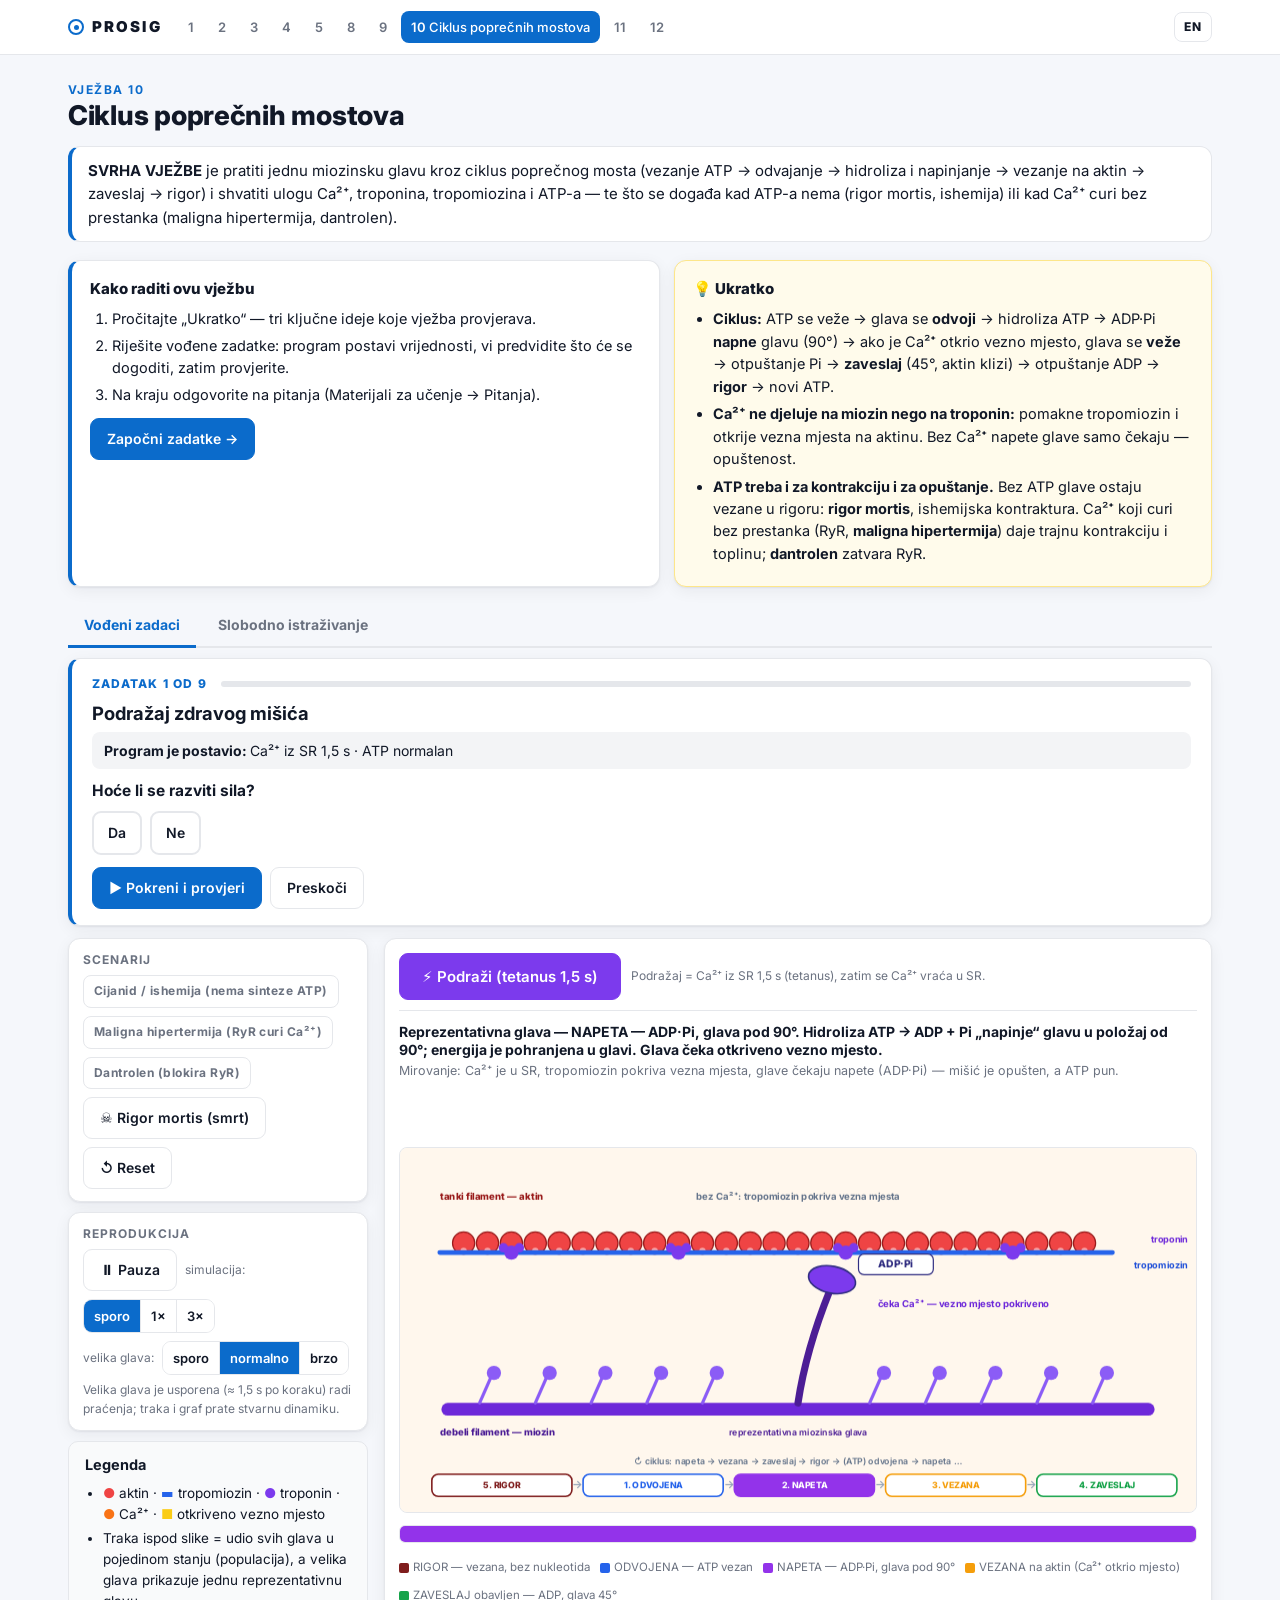
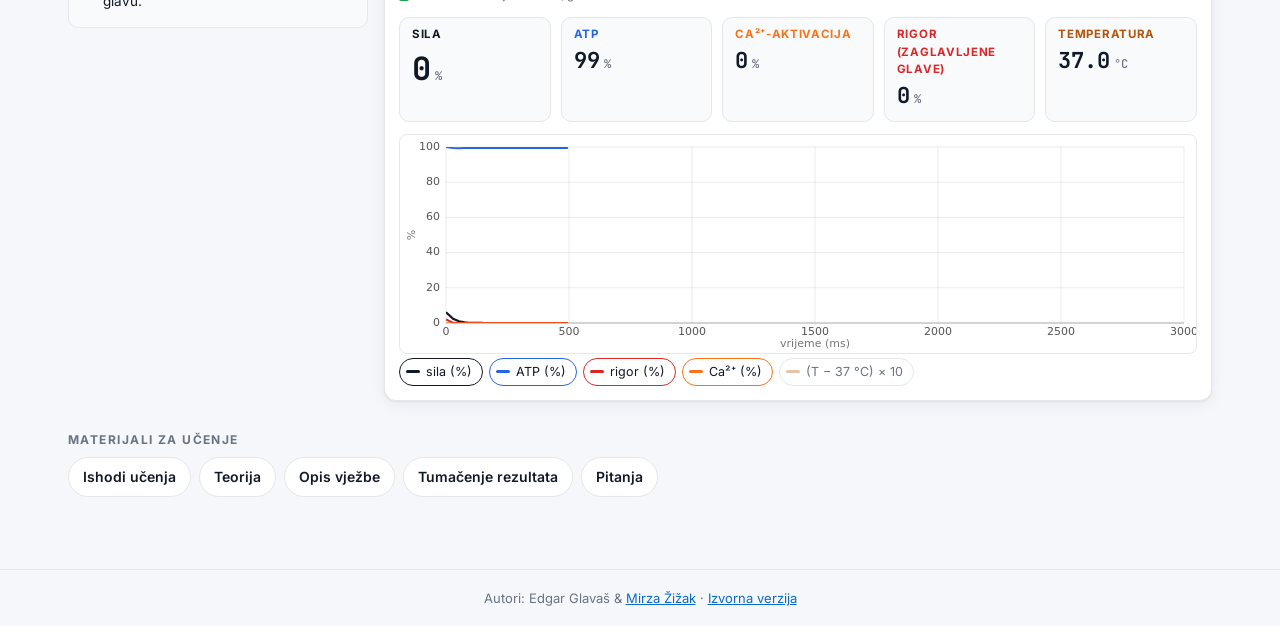
<file: v10.html>
<!DOCTYPE html>
<html lang="hr">
<head>
<meta charset="utf-8">
<meta name="viewport" content="width=device-width,initial-scale=1">
<link rel="icon" href="data:image/svg+xml,%3Csvg xmlns='http://www.w3.org/2000/svg' viewBox='0 0 32 32'%3E%3Ccircle cx='16' cy='16' r='12' fill='none' stroke='%230b6bcb' stroke-width='5'/%3E%3Ccircle cx='16' cy='16' r='5' fill='%230b6bcb'/%3E%3C/svg%3E">
<title>PROSIG — Vježba 10: Ciklus poprečnih mostova</title>
<link rel="preconnect" href="https://fonts.googleapis.com">
<link href="https://fonts.googleapis.com/css2?family=Inter:wght@400;500;600;700;800;900&family=JetBrains+Mono:wght@500;700&display=swap" rel="stylesheet">
<link rel="stylesheet" href="css/style.css">
</head>
<body>
<main class="page">
  <div class="page-head">
    <div class="kicker"><span data-i18n="nav.ex"></span> 10</div>
    <h1 data-i18n="ex10"></h1>
  </div>
  <div class="purpose" data-lang="hr"><b>SVRHA VJEŽBE</b> je pratiti jednu miozinsku glavu kroz ciklus poprečnog mosta (vezanje ATP → odvajanje → hidroliza i napinjanje → vezanje na aktin → zaveslaj → rigor) i shvatiti ulogu Ca²⁺, troponina, tropomiozina i ATP-a — te što se događa kad ATP-a nema (rigor mortis, ishemija) ili kad Ca²⁺ curi bez prestanka (maligna hipertermija, dantrolen).</div>
  <div class="purpose" data-lang="en"><b>PURPOSE OF THE EXERCISE:</b> to follow one myosin head through the cross-bridge cycle (ATP binding → detachment → hydrolysis and cocking → attachment to actin → power stroke → rigor) and to grasp the roles of Ca²⁺, troponin, tropomyosin and ATP — and what happens when ATP is missing (rigor mortis, ischaemia) or Ca²⁺ leaks without end (malignant hyperthermia, dantrolene).</div>
  <div id="intro"></div>
  <div id="modes"></div>
  <div id="sim" class="sim"></div>
  <div class="materials-title" data-i18n="materials"></div>
  <div id="sections"></div>
</main>

<template id="tpl-key">
  <ul>
    <li><b>Ciklus:</b> ATP se veže → glava se <b>odvoji</b> → hidroliza ATP → ADP·Pi <b>napne</b> glavu (90°) → ako je Ca²⁺ otkrio vezno mjesto, glava se <b>veže</b> → otpuštanje Pi → <b>zaveslaj</b> (45°, aktin klizi) → otpuštanje ADP → <b>rigor</b> → novi ATP.</li>
    <li><b>Ca²⁺ ne djeluje na miozin nego na troponin:</b> pomakne tropomiozin i otkrije vezna mjesta na aktinu. Bez Ca²⁺ napete glave samo čekaju — opuštenost.</li>
    <li><b>ATP treba i za kontrakciju i za opuštanje.</b> Bez ATP glave ostaju vezane u rigoru: <b>rigor mortis</b>, ishemijska kontraktura. Ca²⁺ koji curi bez prestanka (RyR, <b>maligna hipertermija</b>) daje trajnu kontrakciju i toplinu; <b>dantrolen</b> zatvara RyR.</li>
  </ul>
</template>
<template id="tpl-key-en">
  <ul>
    <li><b>The cycle:</b> ATP binds → the head <b>detaches</b> → ATP hydrolysis → ADP·Pi <b>cocks</b> the head (90°) → if Ca²⁺ has exposed a binding site the head <b>attaches</b> → Pi release → <b>power stroke</b> (45°, actin slides) → ADP release → <b>rigor</b> → new ATP.</li>
    <li><b>Ca²⁺ acts not on myosin but on troponin:</b> it shifts tropomyosin and exposes the binding sites on actin. Without Ca²⁺ the cocked heads just wait — relaxation.</li>
    <li><b>ATP is needed for both contraction and relaxation.</b> Without ATP the heads stay attached in rigor: <b>rigor mortis</b>, ischaemic contracture. Ca²⁺ leaking without end (RyR, <b>malignant hyperthermia</b>) gives sustained contraction and heat; <b>dantrolene</b> closes RyR.</li>
  </ul>
</template>

<template id="tpl-outcomes">
  <span class="draft">Nacrt — nova vježba (2026.); pripremljeno za pregled autora.</span>
  <h2>Nakon obrade ove vježbe moći ćete:</h2>
  <ul>
    <li>opisati građu debelog i tankog filamenta (miozin, aktin, tropomiozin, troponin) i ulogu svakog dijela u kontrakciji</li>
    <li>nabrojiti korake ciklusa poprečnih mostova i za svaki navesti koji je nukleotid vezan na glavu i je li glava vezana za aktin</li>
    <li>objasniti kako Ca²⁺ preko troponina i tropomiozina „uključuje“ tanki filament i zašto je opuštanje aktivan proces</li>
    <li>objasniti mehanizam rigor mortisa i ishemijske kontrakture te zašto je mišić bez ATP-a krut, a ne mlohav</li>
    <li>opisati malignu hipertermiju (RYR1, okidači, znakovi) i mehanizam djelovanja dantrolena</li>
  </ul>
</template>

<template id="tpl-theory">
  <span class="draft">Nacrt — za pregled autora.</span>
  <p><b>FILAMENTI.</b> Debeli filament čini ~ 200 molekula miozina; svaka ima dvije glave s mjestom za vezanje aktina i ATPaznim mjestom, spojene na rep savitljivim „zglobovima“. Tanki filament čine dva uvijena lanca F-aktina s veznim mjestima za miozin, uz njih dva lanca <b>tropomiozina</b> koji u mirovanju leže preko veznih mjesta, i na svakih sedam aktinskih monomera kompleks <b>troponina</b> (troponin T veže tropomiozin, I inhibira, C veže Ca²⁺).</p>
  <p><b>CIKLUS POPREČNOG MOSTA</b> (teorija klizanja filamenata i „hodanja“ glava). Polazimo od glave u <b>rigoru</b>, čvrsto vezane za aktin pod kutom od 45°, bez nukleotida. (1) <b>Vezanje ATP</b> smanjuje afinitet glave za aktin → glava se <b>odvaja</b>. (2) <b>Hidroliza ATP</b> u ADP + Pi (oba ostaju vezana) prevodi glavu u „napeti“ položaj od 90° — energija je pohranjena u konformaciji glave. (3) Ako je vezno mjesto na aktinu otkriveno (Ca²⁺), napeta glava se <b>veže</b>, najprije slabo pa jako. (4) <b>Otpuštanje Pi</b> pokreće <b>zaveslaj</b>: glava se zakreće natrag na 45° i povuče tanki filament ≈ 10 nm prema sredini sarkomere. (5) <b>Otpuštanje ADP</b> vraća glavu u rigor — i ciklus kreće iznova čim se veže nova molekula ATP. Stotine glava po filamentu rade asinkrono, pa je klizanje glatko; svaki ciklus troši jedan ATP.</p>
  <p><b>ULOGA Ca²⁺.</b> Kad mišićni AP preko T-tubula otvori rianodinske receptore, Ca²⁺ iz SR poraste s 0,1 na ≈ 10 µmol/L i veže se na <b>troponin C</b>. Kompleks troponina povuče tropomiozin dublje u utor aktinskog lanca i <b>otkrije vezna mjesta</b> — tek sada napete glave mogu započeti cikluse. Opuštanje nastupa kad SERCA (Ca²⁺-ATPaza) vrati Ca²⁺ u SR: troponin otpusti Ca²⁺, tropomiozin ponovno prekrije mjesta, a glave se — uz ATP — odvoje i ostanu napete. Opuštanje je dakle <i>aktivan</i> proces koji troši ATP na dva mjesta (SERCA i odvajanje glava).</p>
  <h2>KLINIČKI SLUČAJEVI</h2>
  <p><b>Rigor mortis.</b> Nakon smrti prestaje sinteza ATP, ali se bazalna potrošnja nastavlja. Kad ATP padne, SERCA više ne može zadržati Ca²⁺ u SR; Ca²⁺ curi u sarkoplazmu, tropomiozin se pomakne i napete glave se vežu i zaveslaju (blaga terminalna kontraktura), a zatim — bez ATP — <b>ne mogu se odvojiti</b>. Svi su mostovi zaglavljeni: mišić je krut. Rigor nastupa nakon 2–6 sati (prije u toplini i nakon napora, kada su zalihe glikogena i ATP manje), a popušta nakon 24–48 h kad autoliza razori bjelančevine. Isti mehanizam, u živom tkivu, je <b>ishemijska kontraktura</b> (npr. „kameno srce“ pri dugotrajnoj ishemiji miokarda).</p>
  <p><b>Cijanid / ishemija.</b> Cijanid blokira citokrom-oksidazu, ishemija uskraćuje kisik: oksidativna fosforilacija staje. Podražen mišić još kratko radi na zalihama fosfokreatina i glikolize, a zatim ATP ponestane i glave ostaju u rigoru. Razlika prema kurareu ili botulizmu: ovdje je problem u mišiću, ne u spojnici, i mišić je <i>krut</i>, ne mlohav.</p>
  <p><b>Maligna hipertermija.</b> Nasljedna (autosomno dominantna) mutacija rianodinskog receptora RYR1 (rjeđe CACNA1S). Halogeni anestetici (halotan, sevofluran) i sukcinilkolin otvore mutirani RyR koji tada <b>curi Ca²⁺ bez prestanka</b>: vezna mjesta su trajno otkrivena, glave cikliraju bez živčanih impulsa, troše ATP i proizvode toplinu. Znakovi: rigidnost (prvo žvačnih mišića), tahikardija, nagli porast CO₂ u izdahu, temperatura raste ~ 1 °C svakih 5 min, acidoza, hiperkalemija, rabdomioliza (mioglobinurija, zatajenje bubrega). Liječenje: odmah prekinuti okidač, hiperventilacija 100 % O₂, hlađenje i <b>dantrolen</b> — specifični blokator RyR koji zatvori curenje Ca²⁺ pa se tropomiozin vrati preko veznih mjesta i mišić se (uz ATP) opusti. Prije dantrolena smrtnost je bila > 70 %, danas < 5 %.</p>
</template>

<template id="tpl-howto">
  <span class="draft">Nacrt — za pregled autora.</span>
  <p>Slika prikazuje tanki filament (aktin s tropomiozinom i troponinom) i debeli filament s jednom <b>reprezentativnom glavom</b> koja prolazi kroz stanja ciklusa; natpis uz glavu pokazuje vezani nukleotid, traka ispod slike udio <i>svih</i> glava u svakom stanju. Graf bilježi silu, ATP, rigor i Ca²⁺ u vremenu. Simulacija teče stalno (vrijeme je didaktički sažeto). Velika glava je namjerno usporena — svaki korak traje oko 1,5 s neovisno o brzini simulacije, a brzinu glave birate zasebno (sporo / normalno / brzo); za scenarije ubrzajte simulaciju na 3×.</p>
  <ol>
    <li>u mirovanju pogledajte glavu: napeta je (ADP·Pi) i čeka — vezna mjesta su pokrivena;</li>
    <li>kliknite <b>Podraži</b>: Ca²⁺ otkrije mjesta, glava se veže, zavesla, uđe u rigor, veže ATP, odvoji se… pratite natpise ATP / ADP·Pi / ADP; nakon 1,5 s Ca²⁺ nestane i mišić se opusti;</li>
    <li>uključite <b>Cijanid</b> i podražite: ATP pada, glave završe u rigoru — sila nestane, ali rigor je 100 %;</li>
    <li>kliknite <b>Rigor mortis</b>: bez ikakvog podražaja mišić postane krut kad ATP ponestane (Ca²⁺ curi iz SR);</li>
    <li>uključite <b>Malignu hipertermiju</b>: kontrakcija bez podražaja, temperatura raste; zatim uključite <b>Dantrolen</b>;</li>
    <li>riješite vođene zadatke (9).</li>
  </ol>
</template>

<template id="tpl-results">
  <span class="draft">Nacrt — za pregled autora.</span>
  <p><b>Zdrav mišić:</b> nakon podražaja sila naraste na ≈ 70 % (udio glava u stanjima „vezana“ i „zaveslaj“), ATP ostane ≈ 97 % jer sinteza prati potrošnju, temperatura blago raste; kad Ca²⁺ nestane, sila padne na 0 u nekoliko stotina ms, a sve glave vrate se u „napeto“ stanje. <b>Cijanid + podražaj:</b> ATP padne na 0 za ≈ 1 s, sila nestane, rigor 100 %. <b>Rigor mortis:</b> bez podražaja ATP pada bazalnom potrošnjom ≈ 2 s, zatim kratka kontraktura (Ca²⁺ curi) i trajni rigor 100 %. <b>Maligna hipertermija:</b> sila ≈ 70 % bez podražaja, temperatura raste nekoliko stupnjeva u nekoliko sekundi simulacije, ATP postupno pada; <b>dantrolen</b> vrati silu na 0 i zaustavi zagrijavanje.</p>
</template>

<template id="tpl-questions">
  <span class="draft">Nacrt — za pregled autora.</span>
  <ol>
    <li>Nacrtajte ciklus poprečnog mosta i uz svaki korak napišite koji je nukleotid vezan na glavu (ATP, ADP·Pi, ADP, ništa) i je li glava vezana za aktin.</li>
    <li>Koji korak ciklusa zahtijeva vezanje ATP, a koji hidrolizu ATP? Što se događa s mišićem kad ATP-a nema?</li>
    <li>Zašto se mišić opušta tek kad se Ca²⁺ vrati u SR i zašto opuštanje troši ATP?</li>
    <li>Objasnite redoslijed događaja koji dovode do rigor mortisa i zašto rigor nastupa brže u toplom okolišu i nakon tjelesnog napora.</li>
    <li>Bolesnik u anesteziji halotanom razvije rigidnost žvačnih mišića, tahikardiju i porast CO₂. Što sumnjate, koji je mehanizam i koji lijek ćete dati — i zašto baš taj?</li>
  </ol>
</template>

<template id="tpl-outcomes-en">
  <span class="draft">Draft — new exercise (2026); prepared for the authors' review.</span>
  <h2>After completing this exercise you will be able to:</h2>
  <ul>
    <li>describe the structure of the thick and thin filaments (myosin, actin, tropomyosin, troponin) and the role of each part in contraction</li>
    <li>list the steps of the cross-bridge cycle and for each state which nucleotide is bound to the head and whether the head is attached to actin</li>
    <li>explain how Ca²⁺ "switches on" the thin filament via troponin and tropomyosin and why relaxation is an active process</li>
    <li>explain the mechanism of rigor mortis and ischaemic contracture and why a muscle without ATP is stiff rather than flaccid</li>
    <li>describe malignant hyperthermia (RYR1, triggers, signs) and the mechanism of action of dantrolene</li>
  </ul>
</template>

<template id="tpl-theory-en">
  <span class="draft">Draft — for the authors' review.</span>
  <p><b>THE FILAMENTS.</b> The thick filament is made of ~ 200 myosin molecules; each has two heads with an actin-binding site and an ATPase site, joined to the tail by flexible "hinges". The thin filament consists of two twisted strands of F-actin carrying myosin-binding sites, two strands of <b>tropomyosin</b> that at rest lie over the binding sites, and every seven actin monomers a <b>troponin</b> complex (troponin T binds tropomyosin, I inhibits, C binds Ca²⁺).</p>
  <p><b>THE CROSS-BRIDGE CYCLE</b> (sliding-filament theory and the "walk-along" mechanism). Start with a head in <b>rigor</b>, firmly bound to actin at 45° without a nucleotide. (1) <b>ATP binding</b> lowers the head's affinity for actin → the head <b>detaches</b>. (2) <b>ATP hydrolysis</b> to ADP + Pi (both remain bound) moves the head into the "cocked" 90° position — the energy is stored in the head's conformation. (3) If the binding site on actin is exposed (Ca²⁺), the cocked head <b>attaches</b>, first weakly then strongly. (4) <b>Pi release</b> triggers the <b>power stroke</b>: the head swings back to 45° and pulls the thin filament ≈ 10 nm toward the centre of the sarcomere. (5) <b>ADP release</b> returns the head to rigor — and the cycle restarts as soon as a new ATP binds. Hundreds of heads per filament work asynchronously, so sliding is smooth; each cycle uses one ATP.</p>
  <p><b>THE ROLE OF Ca²⁺.</b> When the muscle AP opens the ryanodine receptors via the T-tubules, Ca²⁺ from the SR rises from 0.1 to ≈ 10 µmol/L and binds <b>troponin C</b>. The troponin complex pulls tropomyosin deeper into the groove of the actin strand and <b>exposes the binding sites</b> — only now can the cocked heads begin their cycles. Relaxation follows when SERCA (the Ca²⁺-ATPase) pumps Ca²⁺ back into the SR: troponin releases Ca²⁺, tropomyosin covers the sites again, and the heads — given ATP — detach and remain cocked. Relaxation is therefore an <i>active</i> process that uses ATP in two places (SERCA and head detachment).</p>
  <h2>CLINICAL CASES</h2>
  <p><b>Rigor mortis.</b> After death ATP synthesis stops but basal consumption continues. When ATP falls, SERCA can no longer retain Ca²⁺ in the SR; Ca²⁺ leaks into the sarcoplasm, tropomyosin shifts and the cocked heads attach and stroke (a mild terminal contracture), and then — without ATP — <b>cannot detach</b>. All cross-bridges are locked: the muscle is stiff. Rigor sets in after 2–6 hours (sooner in warmth and after exertion, when glycogen and ATP stores are lower) and resolves after 24–48 h when autolysis destroys the proteins. The same mechanism in living tissue is <b>ischaemic contracture</b> (e.g. the "stone heart" of prolonged myocardial ischaemia).</p>
  <p><b>Cyanide / ischaemia.</b> Cyanide blocks cytochrome oxidase, ischaemia withholds oxygen: oxidative phosphorylation stops. A stimulated muscle works a little longer on phosphocreatine and glycolysis, then ATP runs out and the heads remain in rigor. Unlike curare or botulism, the problem here is in the muscle, not the junction, and the muscle is <i>stiff</i>, not flaccid.</p>
  <p><b>Malignant hyperthermia.</b> An inherited (autosomal dominant) mutation of the ryanodine receptor RYR1 (less often CACNA1S). Halogenated anaesthetics (halothane, sevoflurane) and succinylcholine open the mutant RyR, which then <b>leaks Ca²⁺ without end</b>: the binding sites stay exposed, the heads cycle without nerve impulses, consume ATP and generate heat. Signs: rigidity (masseters first), tachycardia, a sharp rise in end-tidal CO₂, temperature rising ~ 1 °C every 5 min, acidosis, hyperkalaemia, rhabdomyolysis (myoglobinuria, renal failure). Treatment: stop the trigger at once, hyperventilate with 100 % O₂, cool, and give <b>dantrolene</b> — the specific RyR blocker that stops the Ca²⁺ leak so tropomyosin covers the binding sites again and the muscle (with ATP) relaxes. Before dantrolene mortality exceeded 70 %; today it is below 5 %.</p>
</template>

<template id="tpl-howto-en">
  <span class="draft">Draft — for the authors' review.</span>
  <p>The picture shows the thin filament (actin with tropomyosin and troponin) and the thick filament with one <b>representative head</b> that passes through the states of the cycle; the label next to the head shows the bound nucleotide, the bar under the picture the share of <i>all</i> heads in each state. The graph records force, ATP, rigor and Ca²⁺ over time. The simulation runs continuously (time is didactically compressed). The large head is deliberately slowed — each step lasts about 1.5 s regardless of the simulation speed, and the head speed is chosen separately (slow / normal / fast); speed the simulation up to 3× for the scenarios.</p>
  <ol>
    <li>at rest look at the head: it is cocked (ADP·Pi) and waiting — the binding sites are covered;</li>
    <li>click <b>Stimulate</b>: Ca²⁺ exposes the sites, the head attaches, strokes, enters rigor, binds ATP, detaches… follow the ATP / ADP·Pi / ADP labels; after 1.5 s Ca²⁺ is gone and the muscle relaxes;</li>
    <li>switch on <b>Cyanide</b> and stimulate: ATP falls, the heads end in rigor — force disappears but rigor is 100 %;</li>
    <li>click <b>Rigor mortis</b>: without any stimulus the muscle becomes stiff once ATP runs out (Ca²⁺ leaks from the SR);</li>
    <li>switch on <b>Malignant hyperthermia</b>: contraction without a stimulus, temperature rises; then switch on <b>Dantrolene</b>;</li>
    <li>work through the guided tasks (9).</li>
  </ol>
</template>

<template id="tpl-results-en">
  <span class="draft">Draft — for the authors' review.</span>
  <p><b>Healthy muscle:</b> after a stimulus force rises to ≈ 70 % (share of heads in the "attached" and "stroke" states), ATP stays ≈ 97 % because synthesis keeps pace with use, temperature rises slightly; when Ca²⁺ is gone force falls to 0 within a few hundred ms and all heads return to the "cocked" state. <b>Cyanide + stimulus:</b> ATP falls to 0 in ≈ 1 s, force disappears, rigor 100 %. <b>Rigor mortis:</b> without a stimulus ATP falls by basal consumption over ≈ 2 s, then a brief contracture (Ca²⁺ leak) and permanent 100 % rigor. <b>Malignant hyperthermia:</b> force ≈ 70 % without a stimulus, temperature rises several degrees within seconds of simulation, ATP gradually falls; <b>dantrolene</b> returns force to 0 and stops the heating.</p>
</template>

<template id="tpl-questions-en">
  <span class="draft">Draft — for the authors' review.</span>
  <ol>
    <li>Draw the cross-bridge cycle and at each step write which nucleotide is bound to the head (ATP, ADP·Pi, ADP, none) and whether the head is attached to actin.</li>
    <li>Which step of the cycle requires ATP binding and which ATP hydrolysis? What happens to the muscle when ATP is absent?</li>
    <li>Why does the muscle relax only when Ca²⁺ has been pumped back into the SR, and why does relaxation consume ATP?</li>
    <li>Explain the sequence of events leading to rigor mortis and why rigor develops faster in a warm environment and after exertion.</li>
    <li>A patient under halothane anaesthesia develops masseter rigidity, tachycardia and rising CO₂. What do you suspect, what is the mechanism, and which drug will you give — and why that one?</li>
  </ol>
</template>

<script type="module" src="js/v10.js"></script>
</body>
</html>
</file>
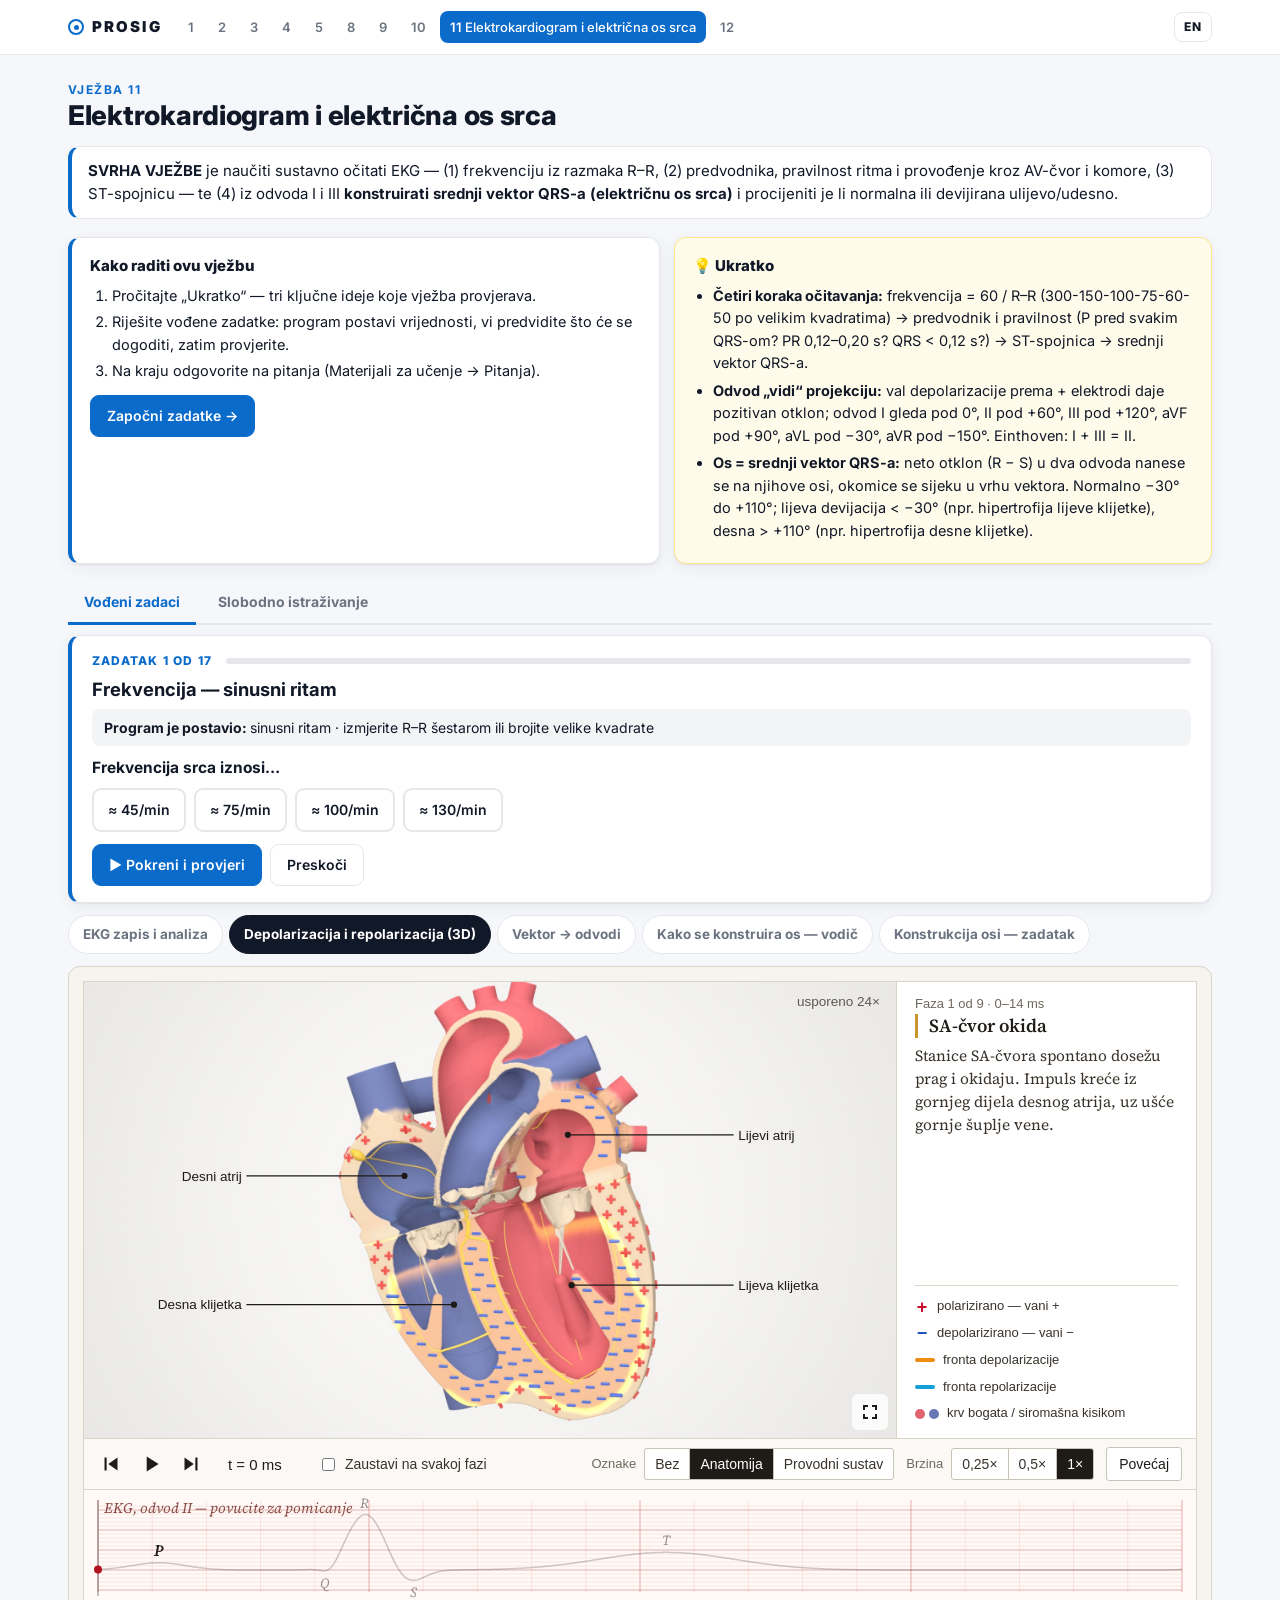
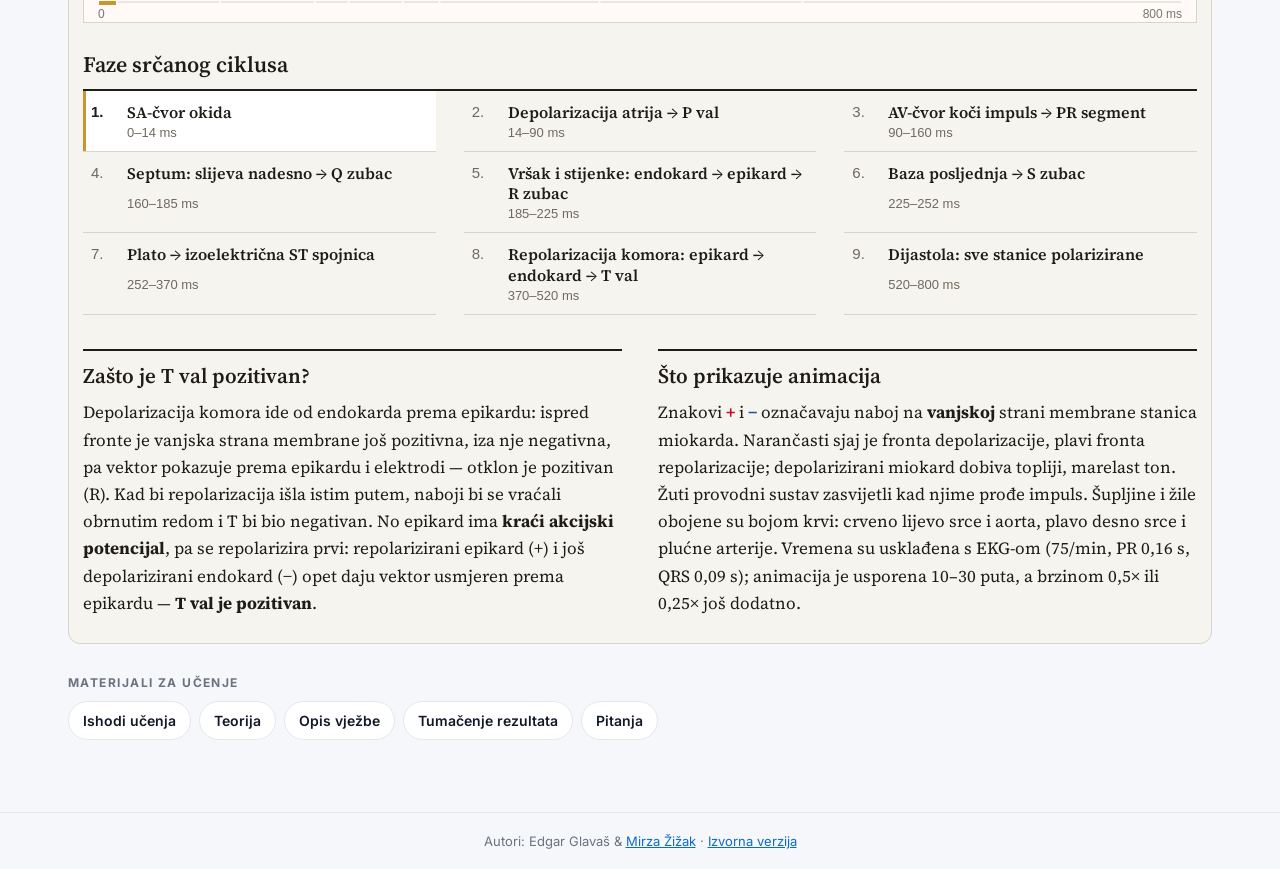
<file: v11.html>
<!DOCTYPE html>
<html lang="hr">
<head>
<meta charset="utf-8">
<meta name="viewport" content="width=device-width,initial-scale=1">
<link rel="icon" href="data:image/svg+xml,%3Csvg xmlns='http://www.w3.org/2000/svg' viewBox='0 0 32 32'%3E%3Ccircle cx='16' cy='16' r='12' fill='none' stroke='%230b6bcb' stroke-width='5'/%3E%3Ccircle cx='16' cy='16' r='5' fill='%230b6bcb'/%3E%3C/svg%3E">
<title>PROSIG — Vježba 11: Elektrokardiogram i električna os srca</title>
<link rel="preconnect" href="https://fonts.googleapis.com">
<link href="https://fonts.googleapis.com/css2?family=Inter:wght@400;500;600;700;800;900&family=JetBrains+Mono:wght@500;700&family=Source+Serif+4:ital,opsz,wght@0,8..60,400;0,8..60,600;1,8..60,400&display=swap" rel="stylesheet">
<link rel="stylesheet" href="css/style.css">
</head>
<body>
<main class="page">
  <div class="page-head">
    <div class="kicker"><span data-i18n="nav.ex"></span> 11</div>
    <h1 data-i18n="ex11"></h1>
  </div>
  <div class="purpose" data-lang="hr"><b>SVRHA VJEŽBE</b> je naučiti sustavno očitati EKG — (1) frekvenciju iz razmaka R–R, (2) predvodnika, pravilnost ritma i provođenje kroz AV-čvor i komore, (3) ST-spojnicu — te (4) iz odvoda I i III <b>konstruirati srednji vektor QRS-a (električnu os srca)</b> i procijeniti je li normalna ili devijirana ulijevo/udesno.</div>
  <div class="purpose" data-lang="en"><b>PURPOSE OF THE EXERCISE:</b> to learn to read an ECG systematically — (1) rate from the R–R interval, (2) pacemaker, regularity and conduction through the AV node and ventricles, (3) the ST segment — and (4) to <b>construct the mean QRS vector (the electrical axis of the heart)</b> from leads I and III and judge whether it is normal or deviated to the left/right.</div>
  <div id="intro"></div>
  <div id="modes"></div>
  <div id="sim" class="sim"></div>
  <div class="materials-title" data-i18n="materials"></div>
  <div id="sections"></div>
</main>

<template id="tpl-key">
  <ul>
    <li><b>Četiri koraka očitavanja:</b> frekvencija = 60 / R–R (300-150-100-75-60-50 po velikim kvadratima) → predvodnik i pravilnost (P pred svakim QRS-om? PR 0,12–0,20 s? QRS &lt; 0,12 s?) → ST-spojnica → srednji vektor QRS-a.</li>
    <li><b>Odvod „vidi“ projekciju:</b> val depolarizacije prema + elektrodi daje pozitivan otklon; odvod I gleda pod 0°, II pod +60°, III pod +120°, aVF pod +90°, aVL pod −30°, aVR pod −150°. Einthoven: I + III = II.</li>
    <li><b>Os = srednji vektor QRS-a:</b> neto otklon (R − S) u dva odvoda nanese se na njihove osi, okomice se sijeku u vrhu vektora. Normalno −30° do +110°; lijeva devijacija &lt; −30° (npr. hipertrofija lijeve klijetke), desna &gt; +110° (npr. hipertrofija desne klijetke).</li>
  </ul>
</template>
<template id="tpl-key-en">
  <ul>
    <li><b>Four steps of reading:</b> rate = 60 / R–R (300-150-100-75-60-50 by large squares) → pacemaker and regularity (P before every QRS? PR 0.12–0.20 s? QRS &lt; 0.12 s?) → ST segment → mean QRS vector.</li>
    <li><b>A lead "sees" a projection:</b> a depolarisation wave travelling toward the + electrode gives a positive deflection; lead I looks at 0°, II at +60°, III at +120°, aVF at +90°, aVL at −30°, aVR at −150°. Einthoven: I + III = II.</li>
    <li><b>Axis = mean QRS vector:</b> the net deflection (R − S) in two leads is plotted on their axes; the perpendiculars cross at the tip of the vector. Normal −30° to +110°; left axis deviation &lt; −30° (e.g. left-ventricular hypertrophy), right &gt; +110° (e.g. right-ventricular hypertrophy).</li>
  </ul>
</template>

<template id="tpl-outcomes">
  <span class="draft">Nacrt — nova vježba (2026.) prema praktikumu „ECG“; pripremljeno za pregled autora.</span>
  <h2>Nakon obrade ove vježbe moći ćete:</h2>
  <ul>
    <li>opisati provodni sustav srca (SA-čvor, internodalni putovi, AV-čvor, Hisov snop, grane, Purkinjeova vlakna) s brzinama provođenja i vlastitim frekvencijama te učinak simpatikusa i vagusa</li>
    <li>imenovati valove, segmente i intervale EKG-a (P, PR, QRS, ST, T, QT) i navesti njihove normalne vrijednosti</li>
    <li>objasniti standardne (I, II, III), unipolarne (aVR, aVL, aVF) i prekordijalne (V1–V6) odvode, Einthovenov trokut i zakon te heksaksijalni sustav</li>
    <li>izmjeriti frekvenciju iz razmaka R–R, prepoznati sinusni ritam, bradikardiju, tahikardiju, fibrilaciju atrija, AV blokove I.–III. stupnja, blok grane i elevaciju ST-spojnice</li>
    <li><b>konstruirati srednji vektor QRS-a (električnu os srca) iz odvoda I i III (ili I i aVF)</b>, očitati kut i procijeniti devijaciju</li>
  </ul>
</template>

<template id="tpl-theory">
  <span class="draft">Nacrt — za pregled autora.</span>
  <p><b>NASTANAK I PROVOĐENJE IMPULSA.</b> Impuls nastaje u <b>sinoatrijskom (SA) čvoru</b> (≈ 70/min), širi se atrijima internodalnim putovima (≈ 1 m/s) do <b>atrioventrikularnog (AV) čvora</b>, u kojem se provođenje uspori na ≈ 0,05 m/s (odgoda ≈ 0,1 s koja omogućuje da se atriji isprazne prije kontrakcije komora; vlastita frekvencija AV-čvora 40–60/min), zatim kroz <b>Hisov snop</b>, lijevu i desnu <b>granu</b> i <b>Purkinjeova vlakna</b> (1,5–4 m/s) brzo zahvati obje komore. Akcijski potencijal radnog miokarda ima plato (ulazak Ca²⁺) pa traje 200–300 ms; kontrakcija (trzaj) traje još dulje i nema tetanusa. <b>Simpatikus</b> povećava frekvenciju, kontraktilnost, brzinu provođenja i podražljivost; <b>parasimpatikus</b> (n. vagus) smanjuje frekvenciju i, blago, kontraktilnost.</p>
  <p><b>VALOVI I INTERVALI.</b> <b>P val</b> (0,06–0,11 s) — depolarizacija atrija; <b>PR (PQ) interval</b> (0,12–0,20 s) — od početka P do početka QRS, uključuje odgodu u AV-čvoru; <b>QRS</b> (&lt; 0,12 s) — depolarizacija komora (repolarizacija atrija skrivena je u njemu); <b>ST-spojnica</b> (≈ 0,12 s) — plato, komore su cijele depolarizirane, normalno u izoelektričnoj liniji; <b>T val</b> (≈ 0,16 s) — repolarizacija komora; <b>QT interval</b> (0,36–0,44 s) — električna sistola. Papir teče 25 mm/s: mali kvadrat = 0,04 s, veliki = 0,2 s; umjerenje 10 mm = 1 mV.</p>
  <p><b>ODVODI.</b> <b>Standardni bipolarni</b> odvodi mjere razliku potencijala između udova: I (desna ruka − → lijeva ruka +), II (desna ruka − → lijeva noga +), III (lijeva ruka − → lijeva noga +). Tvore <b>Einthovenov trokut</b>; po <b>Einthovenovu zakonu</b> u svakom trenutku vrijedi I + III = II. <b>Pojačani unipolarni</b> odvodi aVR, aVL, aVF gledaju s desnog ramena (−150°), lijevog ramena (−30°) i nogu (+90°). Zajedno s I (0°), II (+60°) i III (+120°) čine <b>heksaksijalni sustav</b> u frontalnoj ravnini — šest osi razmaknutih po 30°, kutovi se broje od odvoda I u smjeru kazaljke na satu. <b>Prekordijalni</b> odvodi V1–V6 gledaju srce u vodoravnoj ravnini (V1–V2 desna klijetka i septum, V5–V6 lijeva klijetka). Temeljno pravilo: <b>val depolarizacije koji putuje prema pozitivnoj elektrodi daje pozitivan otklon</b>; odvod „vidi“ projekciju srčanog vektora na svoju os, a okomit vektor daje izoelektričan (bifazičan) QRS.</p>
  <p><b>SREDNJI VEKTOR QRS-a — ELEKTRIČNA OS.</b> Tijekom depolarizacije komora trenutačni vektor mijenja smjer (septum → vršak i slobodne stijenke → baza); njihov prosjek, vagnut voltažom, je <b>srednji vektor QRS-a</b>. Njegov smjer u frontalnoj ravnini je <b>električna os srca</b>, normalno <b>−30° do +110°</b> (najčešće oko +60°, jer lijeva klijetka ima najviše mase). <b>Konstrukcija:</b> u dva odvoda izmjeri se neto otklon QRS-a (R − S, u mV); vrijednosti se nanesu na osi tih odvoda od zajedničkog središta (pozitivno prema + polu); iz točaka se povuku okomice na osi; spojnica središta i presjecišta je srednji vektor, a kut se očita na heksaksijalnoj ljestvici. Brza procjena: os leži blizu odvoda s najvećim pozitivnim QRS-om i okomito na odvod u kojem je QRS izoelektričan; pozitivan I i pozitivan aVF → normalna os. <b>Devijacije:</b> <i>lijeva</i> (&lt; −30°) pri hipertrofiji lijeve klijetke, lijevom prednjem hemibloku, inferiornom infarktu; <i>desna</i> (&gt; +110°) pri hipertrofiji desne klijetke (plućne bolesti, plućna embolija), u male djece normalno. Pri <b>bloku grane</b> QRS je širok (≥ 0,12 s) i os se pomiče prema blokiranoj strani jer se ta klijetka depolarizira zadnja, sporo, kroz radni miokard.</p>
  <h2>POREMEĆAJI RITMA I PROVOĐENJA</h2>
  <p><b>Sinusna bradikardija</b> (&lt; 60/min, sportaši, vagus, hipotireoza) i <b>sinusna tahikardija</b> (&gt; 100/min, napor, vrućica, hipovolemija) zadržavaju P pred svakim QRS-om. <b>Fibrilacija atrija:</b> nema P valova (valovita izoelektrična linija), R–R posve nepravilan, QRS uzak. <b>Fibrilacija komora:</b> kaotični valovi bez prepoznatljivih QRS-ova — srčani zastoj. <b>AV blok I. stupnja:</b> PR &gt; 0,20 s, svaki P proveden. <b>AV blok II. stupnja:</b> neki P valovi nisu provedeni — Mobitz I (Wenckebach: PR se produljuje do ispadanja) ili Mobitz II (PR stalan, iznenadno ispadanje QRS-a). <b>AV blok III. stupnja:</b> potpuna disocijacija P valova i QRS-ova; komore pokreće spori zamjenski ritam (30–40/min), QRS često širok. <b>Elevacija ST-spojnice</b> u odvodima koji gledaju ozlijeđenu stijenku (II, III, aVF — inferiorna; V1–V4 — prednja) znak je akutnog infarkta; depresija ST upućuje na ishemiju.</p>
</template>

<template id="tpl-howto">
  <span class="draft">Nacrt — za pregled autora.</span>
  <p>Vježba ima tri kartice. <b>EKG zapis i analiza:</b> šest odvoda udova (I, II, III / aVR, aVL, aVF, po 5 s) i ritamska traka odvoda II (10 s) na standardnom papiru; odaberite scenarij (sinusni ritam, bradikardija, tahikardija, AV blokovi, fibrilacija atrija, blok grane, STEMI, devijacije osi) ili mijenjajte frekvenciju, PR, QRS i os klizačima. <b>Šestar:</b> povucite mišem po zapisu od jednog R-zupca do sljedećega — program upiše razmak i frekvenciju. <b>Kako se konstruira os — vodič:</b> animacija u osam koraka (mjerenje R i S u odvodu I i III, crtanje osi, nanošenje vrijednosti, okomice, vektor, kut) s objašnjenjem svakog koraka; os primjera i metodu (I + III ili I + aVF) možete mijenjati. <b>Konstrukcija osi — zadatak:</b> novi „bolesnik“ sa šest odvoda u povećanom prikazu (8 px/mm): izmjerite R − S u I i III (prijeđite mišem preko zapisa za očitanje napona), upišite vrijednosti, kliknite presjecište okomica na dijagramu i procijenite os — program provjeri svaki korak.</p>
  <ol>
    <li>na kartici zapisa prođite scenarije i za svaki odredite frekvenciju (šestar), predvodnik, pravilnost, PR, QRS i ST;</li>
    <li>pogledajte vodič za konstrukciju osi u cijelosti (gumb „Pokreni vodič“), zatim ga ponovite s drugom osi;</li>
    <li>na kartici zadatka riješite barem tri slučaja (normalna, lijeva i desna os);</li>
    <li>riješite vođene zadatke (15) — posljednji je konstrukcija osi i upis kuta.</li>
  </ol>
</template>

<template id="tpl-results">
  <span class="draft">Nacrt — za pregled autora.</span>
  <p><b>Sinusni ritam 75/min:</b> R–R = 0,80 s (4 velika kvadrata), P pred svakim QRS-om, PR 0,16 s, QRS 0,09 s, ST u izoelektričnoj liniji; QRS pozitivan u I, II, III i aVF, negativan u aVR, gotovo izoelektričan u aVL → os ≈ +65°. <b>Bradikardija 45/min:</b> R–R 1,33 s. <b>Tahikardija 130/min:</b> R–R 0,46 s. <b>AV blok I.:</b> PR 0,28 s. <b>Mobitz II:</b> svaki treći P bez QRS-a, komorska frekvencija ≈ 50/min. <b>AV blok III.:</b> P 75/min, široki QRS ≈ 38/min, bez odnosa. <b>Fibrilacija atrija:</b> R–R 0,45–1,0 s, nema P. <b>Blok grane:</b> QRS 0,16 s. <b>Inferiorni STEMI:</b> ST podignut ≈ 0,3 mV u II, III, aVF. <b>Lijeva devijacija:</b> I pozitivan, II i aVF negativni, os ≈ −45°. <b>Desna devijacija:</b> I negativan, III i aVF pozitivni, os ≈ +135°.</p>
  <p><b>Konstrukcija osi (primjer iz vodiča, os ≈ +65°):</b> odvod I: R 0,69 − S 0,24 = 0,45 mV; odvod III: R 0,70 − S 0,03 = 0,67 mV; točke na osima 0° i 120°, okomice se sijeku u (0,45; 1,04) mV → vektor 1,13 mV pod +66° — normalna os. Ista konstrukcija s I i aVF (aVF = 1,04 mV) daje isti kut: tg os = 1,04 / 0,45.</p>
</template>

<template id="tpl-questions">
  <span class="draft">Nacrt — za pregled autora.</span>
  <ol>
    <li>Nacrtajte provodni sustav srca i uz svaki dio napišite brzinu provođenja i vlastitu frekvenciju. Zašto je odgoda u AV-čvoru korisna?</li>
    <li>Na zapisu s R–R razmakom od 3 velika kvadrata odredite frekvenciju. Koji je razmak R–R pri 60/min u sekundama i u malim kvadratima?</li>
    <li>Kako razlikujete AV blok I., II. i III. stupnja? Koji od njih ugrožava bolesnika i zašto?</li>
    <li>Objasnite pravilo „val depolarizacije prema + elektrodi daje pozitivan otklon“ i po njemu predvidite polaritet QRS-a u aVR kod normalne osi.</li>
    <li>Na EKG-u je neto QRS u odvodu I −0,8 mV, a u odvodu III +1,1 mV. Konstruirajte os, očitajte kut i procijenite je li riječ o devijaciji. Koja stanja daju takav nalaz?</li>
    <li>Zašto hipertrofija lijeve klijetke pomiče os ulijevo, a blok desne grane udesno?</li>
  </ol>
</template>

<template id="tpl-outcomes-en">
  <span class="draft">Draft — new exercise (2026) based on the "ECG" practicum; prepared for the authors' review.</span>
  <h2>After completing this exercise you will be able to:</h2>
  <ul>
    <li>describe the conduction system of the heart (SA node, internodal pathways, AV node, bundle of His, bundle branches, Purkinje fibres) with conduction velocities and intrinsic rates, and the effects of sympathetic and vagal stimulation</li>
    <li>name the waves, segments and intervals of the ECG (P, PR, QRS, ST, T, QT) and state their normal values</li>
    <li>explain the standard (I, II, III), unipolar (aVR, aVL, aVF) and precordial (V1–V6) leads, Einthoven's triangle and law, and the hexaxial system</li>
    <li>measure the rate from the R–R interval and recognise sinus rhythm, bradycardia, tachycardia, atrial fibrillation, 1st–3rd-degree AV block, bundle-branch block and ST elevation</li>
    <li><b>construct the mean QRS vector (electrical axis) from leads I and III (or I and aVF)</b>, read the angle and classify any deviation</li>
  </ul>
</template>

<template id="tpl-theory-en">
  <span class="draft">Draft — for the authors' review.</span>
  <p><b>IMPULSE GENERATION AND CONDUCTION.</b> The impulse arises in the <b>sinoatrial (SA) node</b> (≈ 70/min), spreads through the atria along internodal pathways (≈ 1 m/s) to the <b>atrioventricular (AV) node</b>, where conduction slows to ≈ 0.05 m/s (a delay of ≈ 0.1 s that lets the atria empty before the ventricles contract; intrinsic AV-nodal rate 40–60/min), then rapidly engages both ventricles via the <b>bundle of His</b>, the left and right <b>bundle branches</b> and the <b>Purkinje fibres</b> (1.5–4 m/s). The working-myocardium action potential has a plateau (Ca²⁺ entry) and lasts 200–300 ms; the twitch lasts even longer and cannot tetanise. <b>Sympathetic</b> stimulation increases rate, contractility, conduction velocity and excitability; <b>parasympathetic</b> (vagal) stimulation decreases rate and, slightly, contractility.</p>
  <p><b>WAVES AND INTERVALS.</b> <b>P wave</b> (0.06–0.11 s) — atrial depolarisation; <b>PR (PQ) interval</b> (0.12–0.20 s) — from the start of P to the start of QRS, includes the AV delay; <b>QRS</b> (&lt; 0.12 s) — ventricular depolarisation (atrial repolarisation is hidden within it); <b>ST segment</b> (≈ 0.12 s) — plateau, the ventricles are fully depolarised, normally on the baseline; <b>T wave</b> (≈ 0.16 s) — ventricular repolarisation; <b>QT interval</b> (0.36–0.44 s) — electrical systole. Paper runs at 25 mm/s: small square = 0.04 s, large = 0.2 s; calibration 10 mm = 1 mV.</p>
  <p><b>LEADS.</b> The <b>standard bipolar</b> leads measure the potential difference between limbs: I (right arm − → left arm +), II (right arm − → left leg +), III (left arm − → left leg +). They form <b>Einthoven's triangle</b>; by <b>Einthoven's law</b> I + III = II at every instant. The <b>augmented unipolar</b> leads aVR, aVL, aVF look from the right shoulder (−150°), the left shoulder (−30°) and the feet (+90°). Together with I (0°), II (+60°) and III (+120°) they form the <b>hexaxial system</b> in the frontal plane — six axes 30° apart, angles counted clockwise from lead I. The <b>precordial</b> leads V1–V6 view the heart in the horizontal plane (V1–V2 right ventricle and septum, V5–V6 left ventricle). The basic rule: <b>a depolarisation wave travelling toward the positive electrode gives a positive deflection</b>; a lead "sees" the projection of the cardiac vector onto its axis, and a perpendicular vector gives an isoelectric (biphasic) QRS.</p>
  <p><b>THE MEAN QRS VECTOR — THE ELECTRICAL AXIS.</b> During ventricular depolarisation the instantaneous vector changes direction (septum → apex and free walls → base); their voltage-weighted average is the <b>mean QRS vector</b>. Its direction in the frontal plane is the <b>electrical axis</b>, normally <b>−30° to +110°</b> (most often about +60°, since the left ventricle has the most mass). <b>Construction:</b> the net QRS deflection (R − S, in mV) is measured in two leads; the values are plotted on those leads' axes from the common centre (positive toward the + pole); perpendiculars are drawn from the points; the line from the centre to their intersection is the mean vector and its angle is read on the hexaxial scale. Quick estimate: the axis lies close to the lead with the largest positive QRS and perpendicular to the lead with an isoelectric QRS; positive I and positive aVF → normal axis. <b>Deviations:</b> <i>left</i> (&lt; −30°) in left-ventricular hypertrophy, left anterior hemiblock, inferior infarction; <i>right</i> (&gt; +110°) in right-ventricular hypertrophy (lung disease, pulmonary embolism), normal in small children. In <b>bundle-branch block</b> the QRS is wide (≥ 0.12 s) and the axis shifts toward the blocked side because that ventricle depolarises last, slowly, through working myocardium.</p>
  <h2>DISORDERS OF RHYTHM AND CONDUCTION</h2>
  <p><b>Sinus bradycardia</b> (&lt; 60/min; athletes, vagal tone, hypothyroidism) and <b>sinus tachycardia</b> (&gt; 100/min; exercise, fever, hypovolaemia) keep a P before every QRS. <b>Atrial fibrillation:</b> no P waves (undulating baseline), completely irregular R–R, narrow QRS. <b>Ventricular fibrillation:</b> chaotic waves without recognisable QRS — cardiac arrest. <b>1st-degree AV block:</b> PR &gt; 0.20 s, every P conducted. <b>2nd-degree AV block:</b> some P waves are not conducted — Mobitz I (Wenckebach: PR lengthens until a beat drops) or Mobitz II (constant PR, sudden dropped QRS). <b>3rd-degree AV block:</b> complete dissociation of P waves and QRS complexes; the ventricles are driven by a slow escape rhythm (30–40/min), QRS often wide. <b>ST elevation</b> in the leads facing the injured wall (II, III, aVF — inferior; V1–V4 — anterior) signals acute infarction; ST depression suggests ischaemia.</p>
</template>

<template id="tpl-howto-en">
  <span class="draft">Draft — for the authors' review.</span>
  <p>The exercise has three panels. <b>ECG record and analysis:</b> six limb leads (I, II, III / aVR, aVL, aVF, 5 s each) and a lead II rhythm strip (10 s) on standard paper; choose a scenario (sinus rhythm, bradycardia, tachycardia, AV blocks, atrial fibrillation, bundle-branch block, STEMI, axis deviations) or change rate, PR, QRS and axis with the sliders. <b>Calipers:</b> drag across the record from one R wave to the next — the program writes the interval and the rate. <b>How to construct the axis — guide:</b> an eight-step animation (measuring R and S in leads I and III, drawing the axes, plotting the values, perpendiculars, vector, angle) with an explanation of each step; the example axis and the method (I + III or I + aVF) can be changed. <b>Axis construction — task:</b> a new "patient" with six leads in magnified view (8 px/mm): measure R − S in I and III (move the mouse over the record to read the voltage), enter the values, click the intersection of the perpendiculars on the diagram and classify the axis — the program checks each step.</p>
  <ol>
    <li>on the record panel go through the scenarios and for each determine the rate (calipers), pacemaker, regularity, PR, QRS and ST;</li>
    <li>watch the axis-construction guide in full ("Play the guide"), then replay it with a different axis;</li>
    <li>on the task panel solve at least three cases (normal, left and right axis);</li>
    <li>work through the guided tasks (15) — the last one is the axis construction with entry of the angle.</li>
  </ol>
</template>

<template id="tpl-results-en">
  <span class="draft">Draft — for the authors' review.</span>
  <p><b>Sinus rhythm 75/min:</b> R–R = 0.80 s (4 large squares), P before every QRS, PR 0.16 s, QRS 0.09 s, ST on the baseline; QRS positive in I, II, III and aVF, negative in aVR, nearly isoelectric in aVL → axis ≈ +65°. <b>Bradycardia 45/min:</b> R–R 1.33 s. <b>Tachycardia 130/min:</b> R–R 0.46 s. <b>1st-degree AV block:</b> PR 0.28 s. <b>Mobitz II:</b> every third P without a QRS, ventricular rate ≈ 50/min. <b>3rd-degree AV block:</b> P 75/min, wide QRS ≈ 38/min, no relation. <b>Atrial fibrillation:</b> R–R 0.45–1.0 s, no P. <b>Bundle-branch block:</b> QRS 0.16 s. <b>Inferior STEMI:</b> ST elevated ≈ 0.3 mV in II, III, aVF. <b>Left axis deviation:</b> I positive, II and aVF negative, axis ≈ −45°. <b>Right axis deviation:</b> I negative, III and aVF positive, axis ≈ +135°.</p>
  <p><b>Axis construction (guide example, axis ≈ +65°):</b> lead I: R 0.69 − S 0.24 = 0.45 mV; lead III: R 0.70 − S 0.03 = 0.67 mV; points on the 0° and 120° axes, the perpendiculars cross at (0.45; 1.04) mV → a 1.13 mV vector at +66° — normal axis. The same construction with I and aVF (aVF = 1.04 mV) gives the same angle: tan axis = 1.04 / 0.45.</p>
</template>

<template id="tpl-questions-en">
  <span class="draft">Draft — for the authors' review.</span>
  <ol>
    <li>Draw the conduction system of the heart and write the conduction velocity and intrinsic rate next to each part. Why is the AV-nodal delay useful?</li>
    <li>On a record with an R–R interval of 3 large squares determine the rate. What is the R–R interval at 60/min in seconds and in small squares?</li>
    <li>How do you distinguish 1st-, 2nd- and 3rd-degree AV block? Which of them endangers the patient and why?</li>
    <li>Explain the rule "a depolarisation wave toward the + electrode gives a positive deflection" and use it to predict the QRS polarity in aVR with a normal axis.</li>
    <li>On an ECG the net QRS in lead I is −0.8 mV and in lead III +1.1 mV. Construct the axis, read the angle and decide whether it is deviated. Which conditions give such a finding?</li>
    <li>Why does left-ventricular hypertrophy shift the axis to the left, and right bundle-branch block to the right?</li>
  </ol>
</template>

<script type="module" src="js/v11.js"></script>
</body>
</html>
</file>
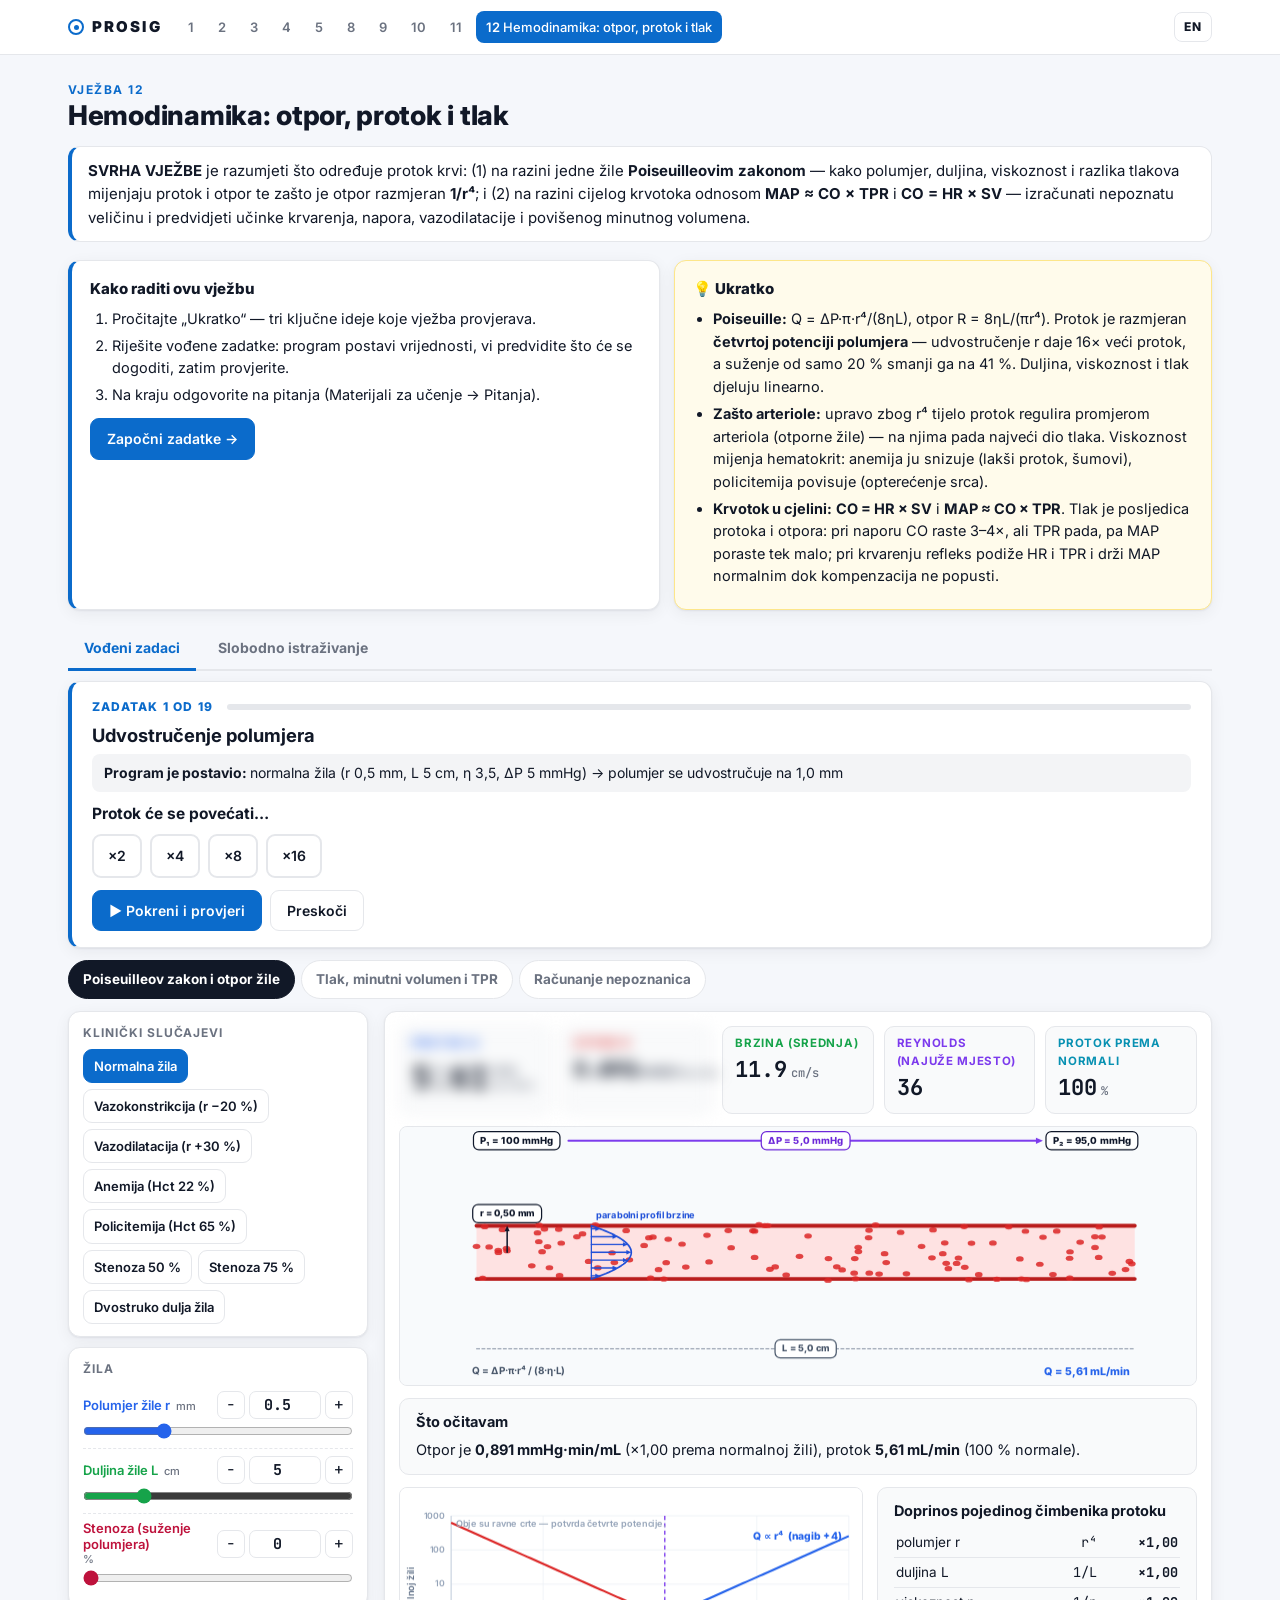
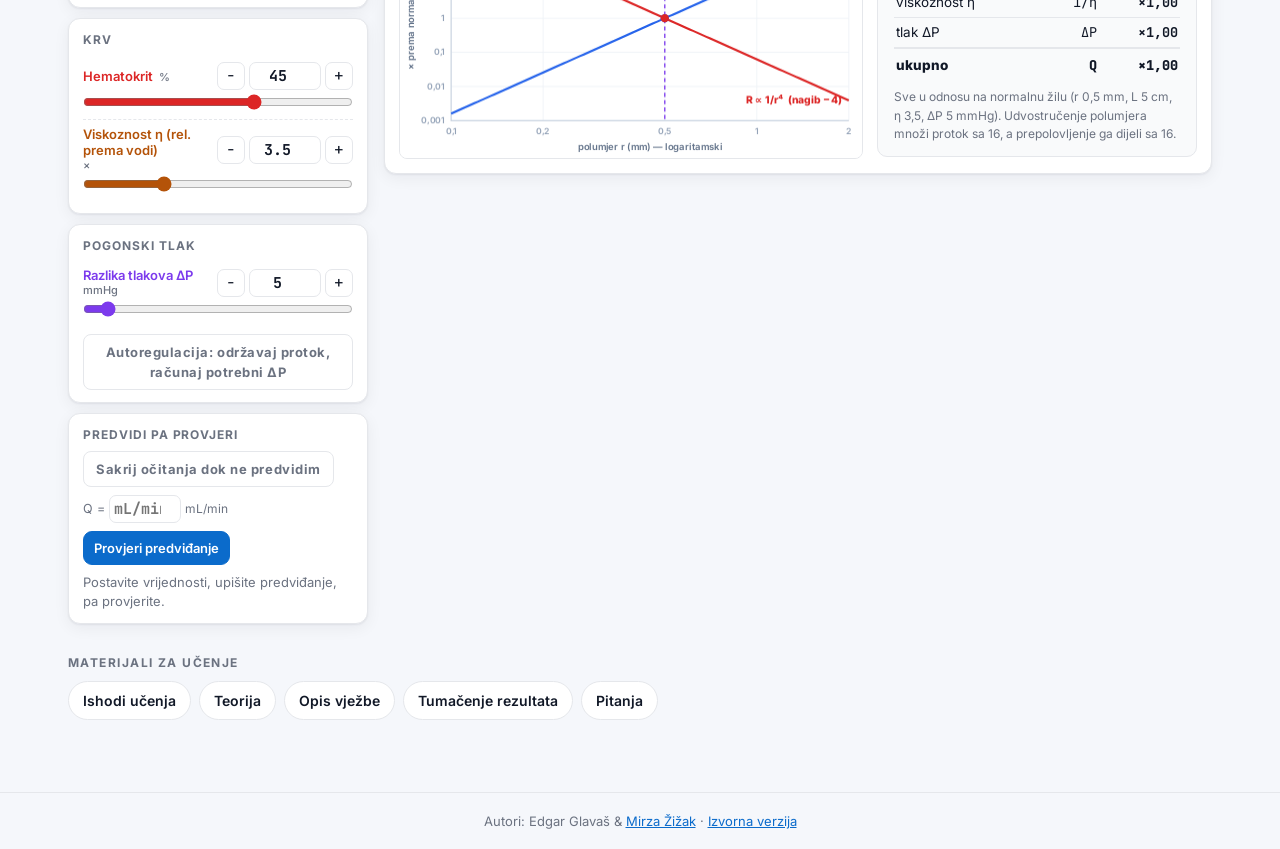
<file: v12.html>
<!DOCTYPE html>
<html lang="hr">
<head>
<meta charset="utf-8">
<meta name="viewport" content="width=device-width,initial-scale=1">
<link rel="icon" href="data:image/svg+xml,%3Csvg xmlns='http://www.w3.org/2000/svg' viewBox='0 0 32 32'%3E%3Ccircle cx='16' cy='16' r='12' fill='none' stroke='%230b6bcb' stroke-width='5'/%3E%3Ccircle cx='16' cy='16' r='5' fill='%230b6bcb'/%3E%3C/svg%3E">
<title>PROSIG — Vježba 12: Hemodinamika</title>
<link rel="preconnect" href="https://fonts.googleapis.com">
<link href="https://fonts.googleapis.com/css2?family=Inter:wght@400;500;600;700;800;900&family=JetBrains+Mono:wght@500;700&display=swap" rel="stylesheet">
<link rel="stylesheet" href="css/style.css">
</head>
<body>
<main class="page">
  <div class="page-head">
    <div class="kicker"><span data-i18n="nav.ex"></span> 12</div>
    <h1 data-i18n="ex12"></h1>
  </div>
  <div class="purpose" data-lang="hr"><b>SVRHA VJEŽBE</b> je razumjeti što određuje protok krvi: (1) na razini jedne žile <b>Poiseuilleovim zakonom</b> — kako polumjer, duljina, viskoznost i razlika tlakova mijenjaju protok i otpor te zašto je otpor razmjeran <b>1/r⁴</b>; i (2) na razini cijelog krvotoka odnosom <b>MAP ≈ CO × TPR</b> i <b>CO = HR × SV</b> — izračunati nepoznatu veličinu i predvidjeti učinke krvarenja, napora, vazodilatacije i povišenog minutnog volumena.</div>
  <div class="purpose" data-lang="en"><b>PURPOSE OF THE EXERCISE:</b> to understand what determines blood flow: (1) in a single vessel through <b>Poiseuille's law</b> — how radius, length, viscosity and the pressure gradient change flow and resistance, and why resistance is proportional to <b>1/r⁴</b>; and (2) in the circulation as a whole through <b>MAP ≈ CO × TPR</b> and <b>CO = HR × SV</b> — computing the missing variable and predicting the effects of haemorrhage, exercise, vasodilation and a raised cardiac output.</div>
  <div id="intro"></div>
  <div id="modes"></div>
  <div id="sim" class="sim"></div>
  <div class="materials-title" data-i18n="materials"></div>
  <div id="sections"></div>
</main>

<template id="tpl-key">
  <ul>
    <li><b>Poiseuille:</b> Q = ΔP·π·r⁴/(8ηL), otpor R = 8ηL/(πr⁴). Protok je razmjeran <b>četvrtoj potenciji polumjera</b> — udvostručenje r daje 16× veći protok, a suženje od samo 20 % smanji ga na 41 %. Duljina, viskoznost i tlak djeluju linearno.</li>
    <li><b>Zašto arteriole:</b> upravo zbog r⁴ tijelo protok regulira promjerom arteriola (otporne žile) — na njima pada najveći dio tlaka. Viskoznost mijenja hematokrit: anemija ju snizuje (lakši protok, šumovi), policitemija povisuje (opterećenje srca).</li>
    <li><b>Krvotok u cjelini:</b> <b>CO = HR × SV</b> i <b>MAP ≈ CO × TPR</b>. Tlak je posljedica protoka i otpora: pri naporu CO raste 3–4×, ali TPR pada, pa MAP poraste tek malo; pri krvarenju refleks podiže HR i TPR i drži MAP normalnim dok kompenzacija ne popusti.</li>
  </ul>
</template>
<template id="tpl-key-en">
  <ul>
    <li><b>Poiseuille:</b> Q = ΔP·π·r⁴/(8ηL), resistance R = 8ηL/(πr⁴). Flow is proportional to the <b>fourth power of the radius</b> — doubling r gives 16× the flow, while a mere 20 % narrowing more than halves it. Length, viscosity and pressure act linearly.</li>
    <li><b>Why arterioles:</b> precisely because of r⁴ the body regulates flow through arteriolar diameter (the resistance vessels) — most of the pressure drop occurs across them. Viscosity is set by the haematocrit: anaemia lowers it (easier flow, murmurs), polycythaemia raises it (cardiac load).</li>
    <li><b>The circulation as a whole:</b> <b>CO = HR × SV</b> and <b>MAP ≈ CO × TPR</b>. Pressure is the consequence of flow and resistance: in exercise CO rises 3–4× but TPR falls, so MAP rises only slightly; in haemorrhage the reflex raises HR and TPR and holds MAP normal until compensation fails.</li>
  </ul>
</template>

<template id="tpl-outcomes">
  <span class="draft">Nacrt — nova vježba (2026.); pripremljeno za pregled autora.</span>
  <h2>Nakon obrade ove vježbe moći ćete:</h2>
  <ul>
    <li>napisati Poiseuilleov zakon i objasniti značenje svake veličine u njemu te izračunati protok i otpor za zadanu žilu</li>
    <li>obrazložiti zašto je otpor razmjeran 1/r⁴ i procijeniti učinak zadanog suženja na protok bez računala</li>
    <li>objasniti zašto su arteriole glavne otporne žile i gdje u krvotoku pada najveći dio tlaka</li>
    <li>povezati hematokrit s viskoznošću i predvidjeti hemodinamske posljedice anemije i policitemije</li>
    <li>objasniti nastanak turbulencije (Reynoldsov broj) i zašto se nad stenozom i u anemiji čuju šumovi</li>
    <li>primijeniti CO = HR × SV i MAP ≈ CO × TPR: izračunati bilo koju nepoznatu veličinu i predvidjeti učinke krvarenja, tjelesnog napora, vazodilatacije i povišenog minutnog volumena</li>
  </ul>
</template>

<template id="tpl-theory">
  <span class="draft">Nacrt — za pregled autora.</span>
  <p><b>PROTOK, TLAK I OTPOR.</b> Krv teče iz područja višega u područje nižega tlaka; pokretačka sila nije apsolutni tlak nego <b>razlika tlakova</b> ΔP na krajevima žile. Temeljni odnos je <b>Q = ΔP / R</b> (Ohmov zakon za krvotok). Otpor R nije mjerljiv izravno — izračunava se iz protoka i razlike tlakova, a određen je građom žile i svojstvima krvi.</p>
  <p><b>POISEUILLEOV ZAKON.</b> Za laminaran tok Newtonove tekućine kroz kruti cilindar vrijedi <b>Q = ΔP · π · r⁴ / (8 · η · L)</b>, odnosno <b>R = 8 · η · L / (π · r⁴)</b>, gdje je r polumjer, L duljina žile, a η viskoznost. Tri su čimbenika linearna (ΔP, L, η), a <b>polumjer ulazi na četvrtu potenciju</b>. Posljedice: udvostručenje polumjera povećava protok 16 puta; smanjenje polumjera za 20 % smanjuje protok na 41 %; prepolovljenje polumjera ostavlja samo 1/16 protoka. Zbog toga tijelo regulira raspodjelu krvi gotovo isključivo promjerom žila, a ne promjenom tlaka — energetski je to neusporedivo učinkovitije. Zakon vrijedi uz pretpostavke laminarnog toka, krute cijevi i newtonovske tekućine; krv je nenewtonovska (viskoznost ovisi o brzini smicanja), a žile su rastezljive, pa je Poiseuilleov zakon dobra <i>aproksimacija</i>, osobito za male žile.</p>
  <p><b>ZAŠTO ARTERIOLE.</b> Ukupni otpor niza spojenih žila je zbroj (R = R₁ + R₂ + …), a paralelno spojenih manji je od najmanjeg pojedinačnog (1/R = 1/R₁ + 1/R₂ + …). Aorta i velike arterije imaju velik polumjer i zanemariv otpor, pa tlak duž njih jedva pada. <b>Arteriole</b> imaju mali polumjer i debelu glatku mišićnu stijenku kojom aktivno mijenjaju promjer: na njima se troši ≈ 50–60 % ukupnog otpora i tlak pada sa ≈ 80 na ≈ 30 mmHg. Kapilare pojedinačno imaju velik otpor, ali ih je toliko paralelno da im je ukupni otpor umjeren, a mala brzina protoka pogoduje izmjeni tvari.</p>
  <p><b>VISKOZNOST I HEMATOKRIT.</b> Viskoznost krvi ovisi ponajviše o <b>hematokritu</b>: plazma je ≈ 1,5 puta viskoznija od vode, puna krv pri Hct 45 % ≈ 3,5 puta, a pri Hct 70 % i do 8–10 puta. U <b>anemiji</b> viskoznost pada pa otpor pada i protok raste (uz veći minutni volumen), ali je dostava kisika ipak smanjena jer nedostaje prijenosnika. U <b>policitemiji</b> viskoznost i otpor rastu, srce mora razviti veći tlak, raste opterećenje srca i sklonost trombozi.</p>
  <p><b>TURBULENCIJA.</b> Pri velikim brzinama tok prestaje biti laminaran. Sklonost turbulenciji opisuje <b>Reynoldsov broj</b> Re = ρ·v·d/η (ρ gustoća, v brzina, d promjer); iznad ≈ 2000 tok postaje vrtložan. Turbulencija stvara zvuk (šum, <i>bruit</i>) i povećava otpor, jer protok tada nije razmjeran ΔP nego približno √ΔP. Zato se šumovi čuju nad <b>stenozama</b> (velika brzina u suženju) i u <b>anemiji</b> (mala viskoznost povisuje Re), a Korotkovljevi zvukovi pri mjerenju tlaka nastaju upravo turbulencijom pod manžetom.</p>
  <h2>TLAK, MINUTNI VOLUMEN I UKUPNI PERIFERNI OTPOR</h2>
  <p><b>MINUTNI VOLUMEN.</b> <b>CO = HR × SV</b>: pri HR 72/min i SV 70 mL iznosi ≈ 5 L/min. Udarni volumen ovisi o predopterećenju (venski priljev — Frank-Starlingov mehanizam), kontraktilnosti i naknadnom opterećenju.</p>
  <p><b>SREDNJI ARTERIJSKI TLAK.</b> Za cijeli je krvotok <b>MAP − CVP = CO × TPR</b>, a budući da je središnji venski tlak malen, u praksi <b>MAP ≈ CO × TPR</b>. TPR je ukupni otpor svih paralelno spojenih organa (≈ 18 mmHg·min/L, odnosno ≈ 1 PRU). MAP se iz izmjerenoga tlaka procjenjuje kao <b>MAP ≈ DBP + (SBP − DBP)/3</b>, jer dijastola traje dulje od sistole. <b>Pulsni tlak</b> (SBP − DBP) ovisi o udarnom volumenu i popustljivosti arterija: uzak je pri hipovolemiji i zatajenju srca, a širok u starijih osoba s krutim arterijama.</p>
  <p><b>KLINIČKE PRIMJENE.</b> <i>Krvarenje:</i> pada venski priljev i SV; baroreceptorni refleks povisi HR i TPR i MAP ostaje normalan (nadoknađena faza) — zato uredan tlak ne isključuje gubitak krvi; kad gubitak prijeđe ≈ 30 %, CO i MAP padaju (hipovolemijski šok, hladna periferija, uzak pulsni tlak). <i>Tjelesni napor:</i> CO poraste 3–4×, ali vazodilatacija u mišićima snizi TPR, pa MAP poraste tek blago — sistolički mnogo, dijastolički gotovo nimalo. <i>Vazodilatacija</i> (sepsa, antihipertenzivi, anafilaksija): TPR pada brže nego što CO može porasti → hipotenzija uz toplu periferiju (distributivni šok). <i>Povišen CO</i> (hipertireoza, AV fistula, teška anemija): CO raste, TPR refleksno pada, MAP ostaje blizu normale, ali srce trajno radi pojačano. <i>Hipertenzija</i> je najčešće posljedica povišenog TPR uz uredan CO — a povišen TPR je, prema Poiseuilleu, posljedica suženja arteriola.</p>
</template>

<template id="tpl-howto">
  <span class="draft">Nacrt — za pregled autora.</span>
  <p>Vježba ima tri kartice. <b>Poiseuilleov zakon i otpor žile:</b> klizačima mijenjate polumjer, duljinu, hematokrit (i time viskoznost), razliku tlakova i stupanj stenoze; crtež prikazuje žilu s parabolnim profilom brzine i eritrocitima koji se gibaju svojom lokalnom brzinom, a log-log graf pokazuje da su Q i R ravne crte nagiba +4 i −4 — dokaz četvrte potencije. Tablica desno rastavlja ukupnu promjenu protoka na doprinose pojedinih čimbenika. Okvir <b>„Predvidi pa provjeri“</b> omogućuje da prije očitanja upišete očekivani protok (uz gumb koji zamuti očitanja dok ne predvidite). Prekidač <b>autoregulacija</b> prebacuje model iz „zadan tlak → računaj protok“ u „zadan protok → računaj potrebni tlak“, čime se pokazuje zašto stenoza uz očuvan protok stvara veliku brzinu, turbulenciju i šum.</p>
  <p><b>Tlak, minutni volumen i TPR:</b> zadajete HR, SV, TPR i popustljivost arterija; shema prikazuje srce, aortu, arteriole (kojima se polumjer mijenja prema TPR-u), kapilare i vene, a ispod nje profil pada tlaka duž krvotoka s pulsnim rasponom u arterijskom dijelu. Klinički scenariji postavljaju gotove kombinacije. <b>Računanje nepoznanica:</b> odaberete koju veličinu računate (CO, HR, SV odnosno MAP, CO, TPR), upišete preostale dvije i dobijete rezultat s uvrštenom formulom; treći kalkulator računa protok i otpor iz Poiseuilleove jednadžbe.</p>
  <ol>
    <li>na kartici Poiseuille prođite kliničke slučajeve i za svaki očitajte protok i otpor u odnosu na normalnu žilu;</li>
    <li>uključite „Sakrij očitanja“, promijenite polumjer i <b>predvidite protok prije nego što ga provjerite</b>;</li>
    <li>na kartici tlaka usporedite krvarenje, napor i vazodilataciju — pratite CO, TPR i MAP zajedno, nikad samo tlak;</li>
    <li>riješite vođene zadatke (19); nekoliko ih traži brojčani odgovor (protok, otpor, CO, MAP, TPR).</li>
  </ol>
</template>

<template id="tpl-results">
  <span class="draft">Nacrt — za pregled autora.</span>
  <p><b>Normalna žila</b> (r 0,5 mm, L 5 cm, η 3,5, ΔP 5 mmHg): Q = 5,6 mL/min, R = 0,89 mmHg·min/mL, srednja brzina 12 cm/s, Re ≈ 36 (laminarno). <b>Polumjer:</b> r = 1,0 mm → Q = 89,8 mL/min (16×); r = 0,25 mm → Q = 0,35 mL/min (1/16); r −20 % → 41 %. <b>Duljina</b> ×2 → 50 %; <b>ΔP</b> ×2 → 200 %. <b>Anemija</b> (Hct 22 %, η 2,3) → Q = 8,5 mL/min (152 %); <b>policitemija</b> (Hct 65 %, η 6,8) → Q = 2,9 mL/min (51 %). <b>Stenoza 50 %</b> na desetini duljine → R ×2,5, Q = 40 %; <b>stenoza 75 %</b> → R ×26,5, Q = 4 %. Uz autoregulaciju (održan protok) u velikoj arteriji sa stenozom 80 % brzina u suženju poraste na ≈ 440 cm/s, Re ≈ 2100 → turbulencija i šum.</p>
  <p><b>Krvotok:</b> mirovanje HR 72, SV 70 → CO 5,04 L/min, TPR 18 → MAP 93 mmHg, tlak 116/81, pulsni tlak 35. <b>Nadoknađeno krvarenje</b> (SV 50, HR 90, TPR 20) → CO 4,5, MAP 92 (uredan!), pulsni tlak 25. <b>Teško krvarenje</b> (SV 25, HR 140, TPR 22) → CO 3,5, MAP 79, pulsni tlak 13. <b>Napor</b> (HR 160, SV 110, TPR 6) → CO 17,6, MAP 108, tlak 144/89. <b>Vazodilatacija</b> (TPR 9, CO 7,0) → MAP 65. <b>Povišen CO</b> (CO 9,0, TPR 11) → MAP 101. <b>Zatajenje srca</b> (SV 40, HR 95, TPR 24) → CO 3,8, MAP 93 uz uzak pulsni tlak. Profil tlaka u mirovanju: aorta 91 → velike arterije 77 → arteriole 27 → kapilare 14 → vene 2 mmHg.</p>
</template>

<template id="tpl-questions">
  <span class="draft">Nacrt — za pregled autora.</span>
  <ol>
    <li>Napišite Poiseuilleov zakon i objasnite svaku veličinu. Uz koje pretpostavke vrijedi i zašto je za krv samo približan?</li>
    <li>Arteriola se suzi za 25 %. Za koliko se promijeni otpor, a za koliko protok (uz nepromijenjen tlak)? Izračunajte bez računala.</li>
    <li>Zašto se najveći dio tlaka gubi na arteriolama, a ne na kapilarama koje su mnogo uže?</li>
    <li>Bolesnik ima hematokrit 68 %. Objasnite hemodinamske posljedice i zašto mu je povišen rizik od tromboze.</li>
    <li>Zašto se šum čuje i nad stenozom karotide i u teškoj anemiji, iako su uzroci suprotni? Uz koju veličinu vežete odgovor?</li>
    <li>HR je 60/min, SV 80 mL, TPR 20 mmHg·min/L. Izračunajte CO i MAP. Koliki bi bio MAP kad bi se TPR povisio na 25?</li>
    <li>Bolesnik nakon prometne nesreće ima tlak 120/95, HR 130/min, hladne i blijede udove. Kako tumačite uredan sistolički tlak i uzak pulsni tlak?</li>
    <li>Objasnite zašto pri tjelesnom naporu minutni volumen poraste 3–4 puta, a srednji arterijski tlak samo malo. Što bi se dogodilo bez vazodilatacije u mišićima?</li>
    <li>Kod hipertenzije je CO obično uredan. Što je onda povišeno i gdje anatomski leži uzrok?</li>
  </ol>
</template>

<template id="tpl-outcomes-en">
  <span class="draft">Draft — new exercise (2026); prepared for the authors' review.</span>
  <h2>After completing this exercise you will be able to:</h2>
  <ul>
    <li>state Poiseuille's law, explain the meaning of each quantity in it, and calculate flow and resistance for a given vessel</li>
    <li>explain why resistance is proportional to 1/r⁴ and estimate the effect of a given narrowing on flow without a calculator</li>
    <li>explain why the arterioles are the main resistance vessels and where most of the pressure is lost in the circulation</li>
    <li>relate haematocrit to viscosity and predict the haemodynamic consequences of anaemia and polycythaemia</li>
    <li>explain the origin of turbulence (Reynolds number) and why murmurs are heard over a stenosis and in anaemia</li>
    <li>apply CO = HR × SV and MAP ≈ CO × TPR: compute any missing variable and predict the effects of haemorrhage, exercise, vasodilation and a raised cardiac output</li>
  </ul>
</template>

<template id="tpl-theory-en">
  <span class="draft">Draft — for the authors' review.</span>
  <p><b>FLOW, PRESSURE AND RESISTANCE.</b> Blood flows from a region of higher to one of lower pressure; the driving force is not the absolute pressure but the <b>pressure difference</b> ΔP across the ends of the vessel. The basic relation is <b>Q = ΔP / R</b> (Ohm's law for the circulation). Resistance cannot be measured directly — it is calculated from flow and pressure difference, and is determined by the geometry of the vessel and the properties of the blood.</p>
  <p><b>POISEUILLE'S LAW.</b> For laminar flow of a Newtonian fluid through a rigid cylinder, <b>Q = ΔP · π · r⁴ / (8 · η · L)</b>, i.e. <b>R = 8 · η · L / (π · r⁴)</b>, where r is the radius, L the length and η the viscosity. Three factors are linear (ΔP, L, η), while the <b>radius enters to the fourth power</b>. Consequences: doubling the radius increases flow 16-fold; reducing the radius by 20 % reduces flow to 41 %; halving the radius leaves only 1/16 of the flow. This is why the body distributes blood almost exclusively by changing vessel diameter rather than pressure — energetically an incomparably more efficient strategy. The law assumes laminar flow, a rigid tube and a Newtonian fluid; blood is non-Newtonian (viscosity depends on shear rate) and vessels are distensible, so Poiseuille's law is a good <i>approximation</i>, particularly for small vessels.</p>
  <p><b>WHY THE ARTERIOLES.</b> The total resistance of vessels in series is the sum (R = R₁ + R₂ + …), while for vessels in parallel it is smaller than the smallest individual one (1/R = 1/R₁ + 1/R₂ + …). The aorta and large arteries have a large radius and negligible resistance, so pressure hardly falls along them. The <b>arterioles</b> have a small radius and a thick smooth-muscle wall with which they actively change their diameter: they account for ≈ 50–60 % of the total resistance and pressure falls across them from ≈ 80 to ≈ 30 mmHg. Individual capillaries have a high resistance, but so many are in parallel that their combined resistance is moderate, while the low flow velocity favours exchange.</p>
  <p><b>VISCOSITY AND HAEMATOCRIT.</b> Blood viscosity depends mainly on the <b>haematocrit</b>: plasma is ≈ 1.5 times as viscous as water, whole blood at Hct 45 % ≈ 3.5 times, and at Hct 70 % up to 8–10 times. In <b>anaemia</b> viscosity falls, so resistance falls and flow rises (with a higher cardiac output), yet oxygen delivery is still reduced because carriers are lacking. In <b>polycythaemia</b> viscosity and resistance rise, the heart must generate a higher pressure, cardiac load increases and so does the tendency to thrombosis.</p>
  <p><b>TURBULENCE.</b> At high velocities flow ceases to be laminar. The tendency to turbulence is described by the <b>Reynolds number</b> Re = ρ·v·d/η (ρ density, v velocity, d diameter); above ≈ 2000 the flow becomes turbulent. Turbulence generates sound (a murmur or <i>bruit</i>) and increases resistance, because flow is then proportional to about √ΔP rather than to ΔP. Hence murmurs over <b>stenoses</b> (high velocity in the narrowing) and in <b>anaemia</b> (low viscosity raises Re), and the Korotkoff sounds of blood-pressure measurement arise from turbulence under the cuff.</p>
  <h2>PRESSURE, CARDIAC OUTPUT AND TOTAL PERIPHERAL RESISTANCE</h2>
  <p><b>CARDIAC OUTPUT.</b> <b>CO = HR × SV</b>: at HR 72/min and SV 70 mL it is ≈ 5 L/min. Stroke volume depends on preload (venous return — the Frank–Starling mechanism), contractility and afterload.</p>
  <p><b>MEAN ARTERIAL PRESSURE.</b> For the circulation as a whole <b>MAP − CVP = CO × TPR</b>, and since the central venous pressure is small, in practice <b>MAP ≈ CO × TPR</b>. TPR is the combined resistance of all organs in parallel (≈ 18 mmHg·min/L, i.e. ≈ 1 PRU). From a measured blood pressure MAP is estimated as <b>MAP ≈ DBP + (SBP − DBP)/3</b>, because diastole lasts longer than systole. The <b>pulse pressure</b> (SBP − DBP) depends on stroke volume and arterial compliance: it is narrow in hypovolaemia and heart failure, and wide in older people with stiff arteries.</p>
  <p><b>CLINICAL APPLICATIONS.</b> <i>Haemorrhage:</i> venous return and SV fall; the baroreceptor reflex raises HR and TPR and MAP stays normal (the compensated phase) — a normal pressure therefore does not exclude blood loss; once the loss exceeds ≈ 30 %, CO and MAP fall (hypovolaemic shock, cold periphery, narrow pulse pressure). <i>Exercise:</i> CO rises 3–4-fold, but vasodilation in muscle lowers TPR, so MAP rises only slightly — systolic markedly, diastolic hardly at all. <i>Vasodilation</i> (sepsis, antihypertensives, anaphylaxis): TPR falls faster than CO can rise → hypotension with a warm periphery (distributive shock). <i>Raised CO</i> (hyperthyroidism, AV fistula, severe anaemia): CO rises, TPR falls reflexly, MAP stays near normal, but the heart works permanently harder. <i>Hypertension</i> is most often the consequence of a raised TPR with a normal CO — and a raised TPR is, by Poiseuille, the consequence of arteriolar narrowing.</p>
</template>

<template id="tpl-howto-en">
  <span class="draft">Draft — for the authors' review.</span>
  <p>The exercise has three panels. <b>Poiseuille's law and vascular resistance:</b> sliders change the radius, length, haematocrit (and thus viscosity), pressure difference and degree of stenosis; the drawing shows the vessel with a parabolic velocity profile and red cells moving at their local velocity, while the log-log plot shows Q and R as straight lines of slope +4 and −4 — proof of the fourth power. The table on the right breaks the total change in flow into the contributions of the individual factors. The <b>"Predict, then check"</b> box lets you enter the expected flow before reading it off (with a button that blurs the readouts until you predict). The <b>autoregulation</b> switch turns the model from "pressure given → compute flow" into "flow given → compute the required pressure", showing why a stenosis with maintained flow produces high velocity, turbulence and a bruit.</p>
  <p><b>Pressure, cardiac output and TPR:</b> you set HR, SV, TPR and arterial compliance; the schematic shows the heart, aorta, arterioles (whose radius follows the TPR), capillaries and veins, and beneath it the profile of the pressure fall along the circulation with the pulse range in the arterial part. Clinical scenarios set ready-made combinations. <b>Solving for the missing variable:</b> choose which quantity to compute (CO, HR, SV or MAP, CO, TPR), enter the other two and obtain the result with the substituted formula; a third calculator computes flow and resistance from Poiseuille's equation.</p>
  <ol>
    <li>on the Poiseuille panel go through the clinical cases and for each read the flow and resistance relative to the normal vessel;</li>
    <li>switch on "Hide the readouts", change the radius and <b>predict the flow before checking it</b>;</li>
    <li>on the pressure panel compare haemorrhage, exercise and vasodilation — follow CO, TPR and MAP together, never the pressure alone;</li>
    <li>work through the guided tasks (19); several ask for a numerical answer (flow, resistance, CO, MAP, TPR).</li>
  </ol>
</template>

<template id="tpl-results-en">
  <span class="draft">Draft — for the authors' review.</span>
  <p><b>Normal vessel</b> (r 0.5 mm, L 5 cm, η 3.5, ΔP 5 mmHg): Q = 5.6 mL/min, R = 0.89 mmHg·min/mL, mean velocity 12 cm/s, Re ≈ 36 (laminar). <b>Radius:</b> r = 1.0 mm → Q = 89.8 mL/min (16×); r = 0.25 mm → Q = 0.35 mL/min (1/16); r −20 % → 41 %. <b>Length</b> ×2 → 50 %; <b>ΔP</b> ×2 → 200 %. <b>Anaemia</b> (Hct 22 %, η 2.3) → Q = 8.5 mL/min (152 %); <b>polycythaemia</b> (Hct 65 %, η 6.8) → Q = 2.9 mL/min (51 %). <b>50 % stenosis</b> over a tenth of the length → R ×2.5, Q = 40 %; <b>75 % stenosis</b> → R ×26.5, Q = 4 %. With autoregulation (flow maintained) in a large artery with an 80 % stenosis the velocity in the narrowing rises to ≈ 440 cm/s, Re ≈ 2100 → turbulence and a bruit.</p>
  <p><b>Circulation:</b> rest HR 72, SV 70 → CO 5.04 L/min, TPR 18 → MAP 93 mmHg, pressure 116/81, pulse pressure 35. <b>Compensated haemorrhage</b> (SV 50, HR 90, TPR 20) → CO 4.5, MAP 92 (normal!), pulse pressure 25. <b>Severe haemorrhage</b> (SV 25, HR 140, TPR 22) → CO 3.5, MAP 79, pulse pressure 13. <b>Exercise</b> (HR 160, SV 110, TPR 6) → CO 17.6, MAP 108, pressure 144/89. <b>Vasodilation</b> (TPR 9, CO 7.0) → MAP 65. <b>Raised CO</b> (CO 9.0, TPR 11) → MAP 101. <b>Heart failure</b> (SV 40, HR 95, TPR 24) → CO 3.8, MAP 93 with a narrow pulse pressure. Resting pressure profile: aorta 91 → large arteries 77 → arterioles 27 → capillaries 14 → veins 2 mmHg.</p>
</template>

<template id="tpl-questions-en">
  <span class="draft">Draft — for the authors' review.</span>
  <ol>
    <li>State Poiseuille's law and explain each quantity. Under what assumptions does it hold and why is it only approximate for blood?</li>
    <li>An arteriole narrows by 25 %. By how much does the resistance change, and by how much the flow (at unchanged pressure)? Work it out without a calculator.</li>
    <li>Why is most of the pressure lost across the arterioles rather than the capillaries, which are far narrower?</li>
    <li>A patient has a haematocrit of 68 %. Explain the haemodynamic consequences and why the risk of thrombosis is increased.</li>
    <li>Why is a murmur heard both over a carotid stenosis and in severe anaemia, although the causes are opposite? Which quantity links the two answers?</li>
    <li>HR is 60/min, SV 80 mL, TPR 20 mmHg·min/L. Calculate CO and MAP. What would MAP be if TPR rose to 25?</li>
    <li>After a road accident a patient has a pressure of 120/95, HR 130/min, and cold pale limbs. How do you interpret the normal systolic pressure and the narrow pulse pressure?</li>
    <li>Explain why cardiac output rises 3–4-fold in exercise while the mean arterial pressure rises only slightly. What would happen without vasodilation in the muscles?</li>
    <li>In hypertension the cardiac output is usually normal. What, then, is raised, and where does the cause lie anatomically?</li>
  </ol>
</template>

<script type="module" src="js/v12.js"></script>
</body>
</html>
</file>
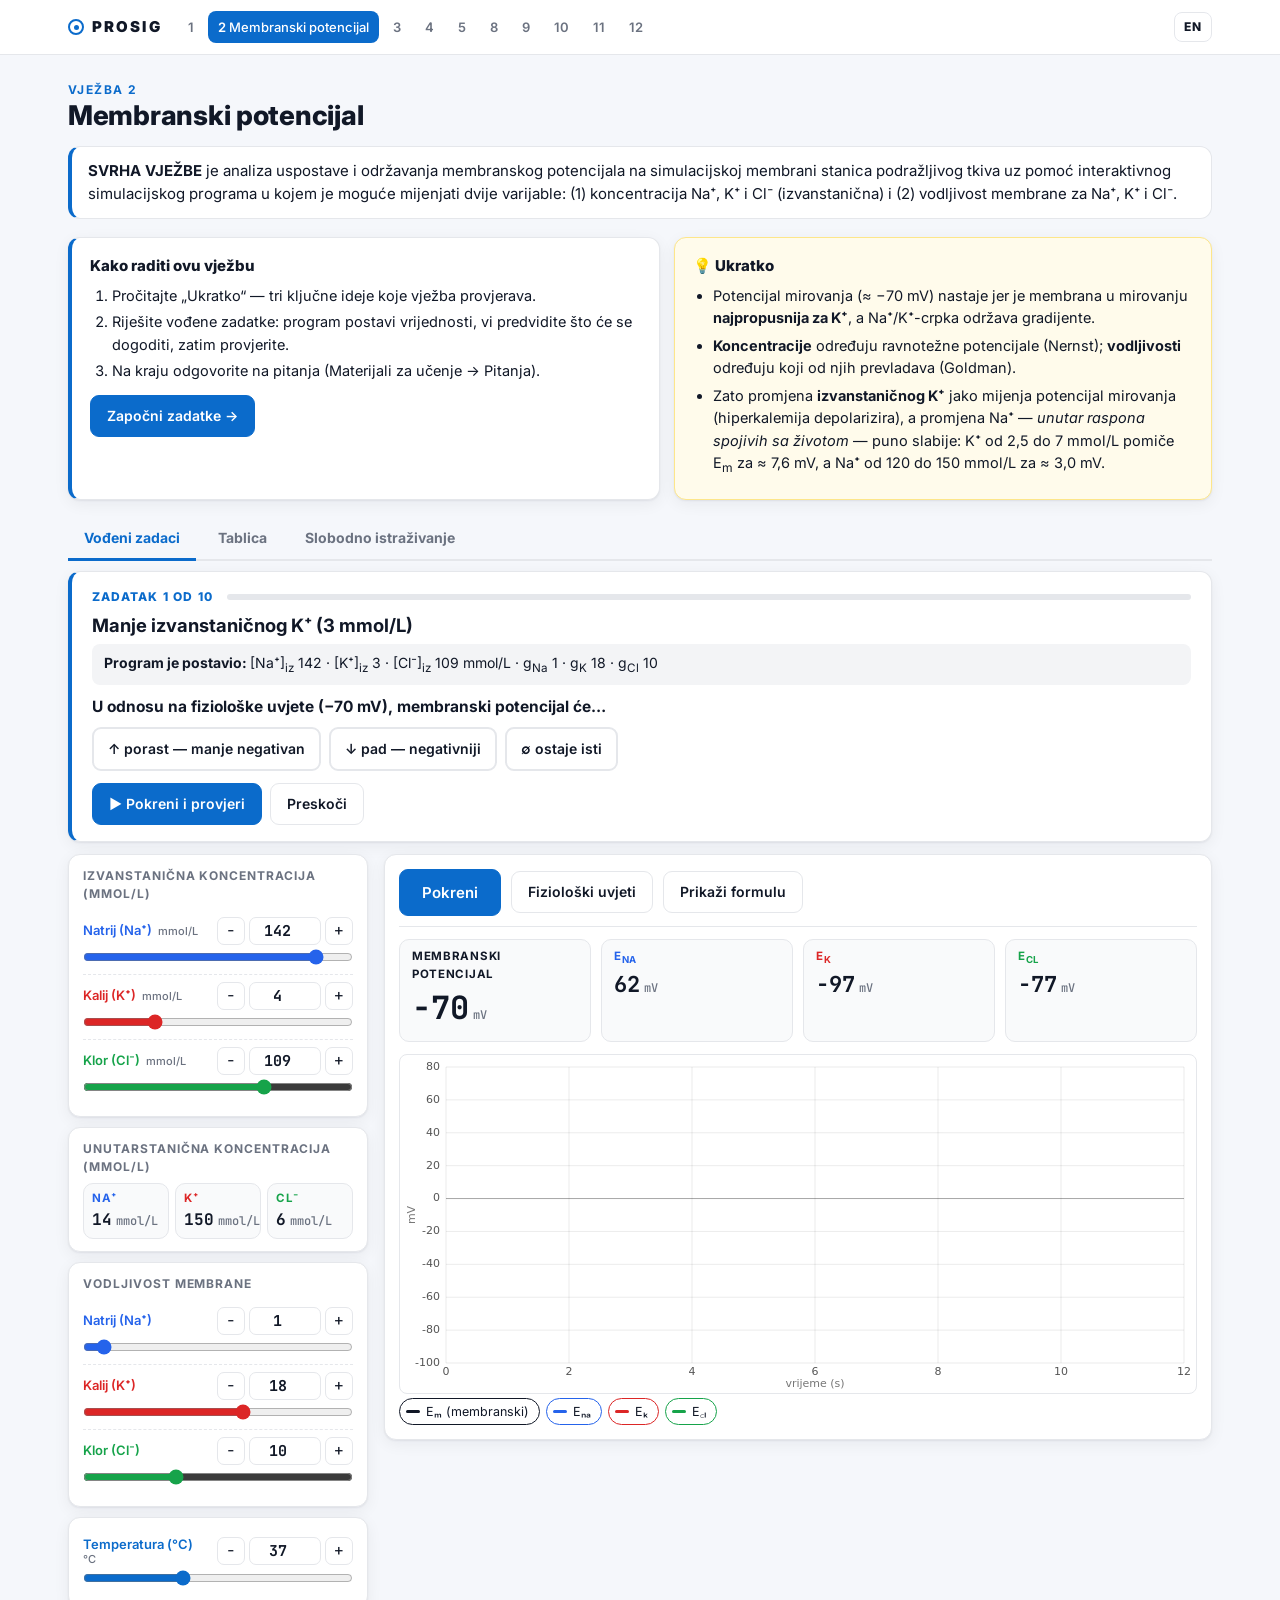
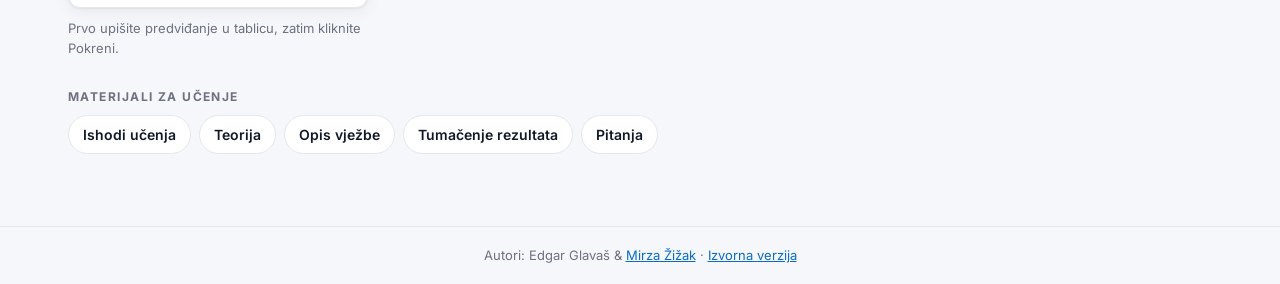
<file: v2.html>
<!DOCTYPE html>
<html lang="hr">
<head>
<meta charset="utf-8">
<meta name="viewport" content="width=device-width,initial-scale=1">
<link rel="icon" href="data:image/svg+xml,%3Csvg xmlns='http://www.w3.org/2000/svg' viewBox='0 0 32 32'%3E%3Ccircle cx='16' cy='16' r='12' fill='none' stroke='%230b6bcb' stroke-width='5'/%3E%3Ccircle cx='16' cy='16' r='5' fill='%230b6bcb'/%3E%3C/svg%3E">
<title>PROSIG — Vježba 2: Membranski potencijal</title>
<link rel="preconnect" href="https://fonts.googleapis.com">
<link href="https://fonts.googleapis.com/css2?family=Inter:wght@400;500;600;700;800;900&family=JetBrains+Mono:wght@500;700&display=swap" rel="stylesheet">
<link rel="stylesheet" href="css/style.css">
</head>
<body>
<main class="page">
  <div class="page-head">
    <div class="kicker"><span data-i18n="nav.ex"></span> 2</div>
    <h1 data-i18n="ex2"></h1>
  </div>
  <div class="purpose" data-lang="hr"><b>SVRHA VJEŽBE</b> je analiza uspostave i održavanja membranskog potencijala na simulacijskoj membrani stanica podražljivog tkiva uz pomoć interaktivnog simulacijskog programa u kojem je moguće mijenjati dvije varijable: (1) koncentracija Na⁺, K⁺ i Cl⁻ (izvanstanična) i (2) vodljivost membrane za Na⁺, K⁺ i Cl⁻.</div>
  <div class="purpose" data-lang="en"><b>PURPOSE OF THE EXERCISE:</b> to analyse how the membrane potential of excitable cells is established and maintained on a simulated membrane, using an interactive program in which two variables can be changed: (1) the extracellular concentrations of Na⁺, K⁺ and Cl⁻, and (2) the membrane conductance for Na⁺, K⁺ and Cl⁻.</div>
  <div id="intro"></div>
  <div id="modes"></div>
  <div class="sim" id="sim"></div>
  <div class="materials-title" data-i18n="materials"></div>
  <div id="sections"></div>
</main>

<template id="tpl-key">
  <ul>
    <li>Potencijal mirovanja (≈ −70 mV) nastaje jer je membrana u mirovanju <b>najpropusnija za K⁺</b>, a Na⁺/K⁺-crpka održava gradijente.</li>
    <li><b>Koncentracije</b> određuju ravnotežne potencijale (Nernst); <b>vodljivosti</b> određuju koji od njih prevladava (Goldman).</li>
    <li>Zato promjena <b>izvanstaničnog K⁺</b> jako mijenja potencijal mirovanja (hiperkalemija depolarizira), a promjena Na⁺ — <i>unutar raspona spojivih sa životom</i> — puno slabije: K⁺ od 2,5 do 7 mmol/L pomiče E<sub>m</sub> za ≈ 7,6 mV, a Na⁺ od 120 do 150 mmol/L za ≈ 3,0 mV.</li>
  </ul>
</template>
<template id="tpl-key-en">
  <ul>
    <li>The resting potential (≈ −70 mV) exists because the resting membrane is <b>most permeable to K⁺</b>, while the Na⁺/K⁺ pump maintains the gradients.</li>
    <li><b>Concentrations</b> set the equilibrium potentials (Nernst); <b>conductances</b> decide which of them prevails (Goldman).</li>
    <li>Hence a change in <b>extracellular K⁺</b> strongly changes the resting potential (hyperkalaemia depolarises), while a change in Na⁺ — <i>within ranges compatible with life</i> — matters far less: K⁺ from 2.5 to 7 mmol/L shifts E<sub>m</sub> by ≈ 7.6 mV, Na⁺ from 120 to 150 mmol/L by ≈ 3.0 mV.</li>
  </ul>
</template>

<template id="tpl-outcomes">
  <h2>Nakon obrade ove vježbe moći ćete:</h2>
  <ol>
    <li>objasniti pojam transmembranski potencijal i opisati na koji se način uspostavlja na membrani biološke stanice te navesti koji su ioni uključeni u njegovu uspostavu</li>
    <li>navesti čimbenike koji mogu mijenjati membranski potencijal</li>
    <li>objasniti mehanizme koji su odgovorni za održanje negativnog staničnog potencijala</li>
    <li>navesti i opisati mehanizme kojim tri čimbenika nadziru kretanje iona kroz membranu</li>
    <li>analizirati učinke promjena koncentracije iona na transmembranski potencijal</li>
    <li>odrediti hoće li se ioni kretati iz stanice prema izvanstaničnom prostoru ili obrnuto pri zadanom potencijalu membrane i zadanom koncentracijskom gradijentu za odabrane ione</li>
    <li>odrediti kakve će učinke na membranski potencijal imati promjene vodljivosti membrane za ione</li>
    <li>izračunati ravnotežni potencijal za ione koji sudjeluju u uspostavi membranskog potencijala i procijeniti koji ioni jesu, a koji nisu u stanju elektrokemijske ravnoteže</li>
  </ol>
</template>

<template id="tpl-theory">
  <span class="draft">Nacrt — ovaj odjeljak u izvornoj verziji nije bio napisan; tekst je pripremljen za pregled autora.</span>
  <p><b>TEORIJSKI DIO.</b> Sve žive stanice održavaju razliku električnog potencijala između unutarstaničnog i izvanstaničnog prostora koju nazivamo <b><i>membranski potencijal</i></b> (E<sub>m</sub>). Prema dogovoru potencijal izvanstanične tekućine uzima se kao nula, pa je membranski potencijal mirovanja negativan — u neuronima i skeletnim mišićnim vlaknima iznosi približno −70 do −90 mV, dok je u drugim stanicama (npr. eritrociti, epitelne stanice) manje negativan. Membranski potencijal mirovanja rezultat je (1) nejednolike raspodjele iona s jedne i druge strane membrane i (2) selektivne propusnosti membrane za pojedine ione — dakle istih dvaju preduvjeta koje ste upoznali u Vježbi 1.</p>
  <p>Nejednoliku raspodjelu iona stvara i održava <b>Na⁺/K⁺-ATPaza</b> (Na/K crpka) koja u svakom ciklusu izbacuje tri Na⁺ iz stanice, a unosi dva K⁺ u stanicu. Zbog toga je unutarstanična koncentracija K⁺ visoka (oko 150 mmol/L), a Na⁺ niska (oko 14 mmol/L), dok je u izvanstaničnoj tekućini obrnuto (K⁺ ≈ 4–5 mmol/L, Na⁺ ≈ 142 mmol/L). Kloridi su u izvanstaničnoj tekućini zastupljeni s oko 109 mmol/L, a u stanici s oko 6 mmol/L. Budući da crpka izbacuje više pozitivnih naboja nego što ih unosi, ona je <i>elektrogena</i> i neposredno pridonosi negativnosti potencijala s nekoliko milivolta; njezin je glavni doprinos ipak posredan — održavanje koncentracijskih gradijenata.</p>
  <p>Membrana u mirovanju najpropusnija je za K⁺ jer su u njoj stalno otvoreni pasivni (propuštajući) kalijski kanali. K⁺ stoga niz svoj koncentracijski gradijent izlazi iz stanice, a budući da za njim zaostaju neprolazni unutarstanični anioni (bjelančevine, organski fosfati), unutrašnjost stanice postaje negativna. Nastali električni gradijent vraća K⁺ u stanicu sve dok se električna i kemijska sila ne izjednače — pri ravnotežnom potencijalu za kalij (E<sub>K</sub> ≈ −90 mV, Nernstova jednadžba). Membranski potencijal mirovanja bliži je E<sub>K</sub> nego ravnotežnom potencijalu za Na⁺ (E<sub>Na</sub> ≈ +60 mV) upravo zato što je propusnost za K⁺ u mirovanju višestruko veća od propusnosti za Na⁺ (u simulaciji: g<sub>K</sub> = 18, g<sub>Na</sub> = 1, g<sub>Cl</sub> = 10).</p>
  <p>Ipak, membrana u mirovanju nije propusna isključivo za K⁺; mali, ali stalni ulazak Na⁺ čini potencijal mirovanja nešto manje negativnim od E<sub>K</sub>. Stoga se za izračunavanje potencijala mirovanja koristi <b>Goldman-Hodgkin-Katzova jednadžba</b> koja u obzir uzima koncentracije i relativne propusnosti svih iona za koje je membrana propusna (vidi gumb <i>Prikaži formulu</i> u simulaciji). Ioni čiji je ravnotežni potencijal jednak membranskom potencijalu nalaze se u elektrokemijskoj ravnoteži i za njih nema neto toka (u mnogim je stanicama to slučaj s Cl⁻); ioni čiji se ravnotežni potencijal razlikuje od E<sub>m</sub> podliježu <i>pokretačkoj sili</i> razmjernoj toj razlici (E<sub>m</sub> − E<sub>ion</sub>) i njihov bi neto tok, bez djelovanja crpke, postupno rasipao gradijente.</p>
  <p>Iz GHK jednadžbe slijede dva pravila koja ćete provjeriti u simulaciji. <b>Prvo</b>: promjena <i>izvanstanične</i> koncentracije iona mijenja njegov ravnotežni potencijal, a membranski potencijal mijenja to više što je propusnost za taj ion veća — zato hiperkalemija izrazito depolarizira membranu (E<sub>K</sub> i E<sub>m</sub> rastu), dok promjene izvanstaničnog Na⁺ imaju mali učinak na potencijal mirovanja. <b>Drugo</b>: povećanje vodljivosti za pojedini ion pomiče E<sub>m</sub> prema ravnotežnom potencijalu tog iona — povećanje g<sub>Na</sub> depolarizira, povećanje g<sub>K</sub> hiperpolarizira (ili stabilizira) membranu. Ove su zakonitosti temelj razumijevanja akcijskog potencijala (Vježba 3) i kliničkih stanja poput hiperkalemije i hipokalemije koje mijenjaju podražljivost srčanog i skeletnog mišića.</p>
</template>

<template id="tpl-howto">
  <p><b>IZVOĐENJE VJEŽBE.</b> Za izvođenje vježbe koristi se drugi od četiri modula simulacijskog programa „PROSIG“. Drugi modul namijenjen je za učenje osnova membranskog potencijala.</p>
  <p><b>Interaktivni dio</b> programa nalazi se na lijevoj strani radnog sučelja i sadrži promjenjive varijable: koncentracije iona Na⁺, K⁺ i Cl⁻ (izražene u mmol/L) u izvanstaničnom prostoru, vodljivost stanične membrane za ione Na⁺, K⁺ i Cl⁻ te temperaturu. Unutarstanične koncentracije prikazane su radi usporedbe i ne mijenjaju se. Kretanje iona kroz membranu u bazičnim fiziološkim uvjetima odvija se na tjelesnoj temperaturi (37 °C).</p>
  <p><b>Prezentacijski dio</b> programa čini graf u kojem se iscrtavaju linije koje predstavljaju ravnotežne potencijale za ione Na⁺ (plava linija), K⁺ (crvena linija) i Cl⁻ (zelena linija), odnosno membranski potencijal (crna linija) koji predstavlja sumarni rezultat utjecaja propusnosti membrane za ione. Klikom na stavku legende pojedina se linija može sakriti. Iznad grafa prikazuju se brojčane vrijednosti (u mV) membranskog i ravnotežnih potencijala pri trenutačnim vrijednostima promjenjivih varijabli.</p>
  <figure><img src="assets/slika0202.jpg" alt="Sučelje izvorne vježbe 2"><figcaption>Slika 2.2. Sučelje izvorne verzije vježbe za simulaciju membranskog potencijala.</figcaption></figure>
  <p><b>Komandni dio</b>: gumb <b>Fiziološki uvjeti</b> vraća promijenjene varijable na početne vrijednosti; gumb <b>Pokreni</b> započinje iscrtavanje linija koje predstavljaju potencijale membrane; gumb <b>Prikaži formulu</b> prikazuje jednadžbu koja je korištena za izračun.</p>
  <h2>POSTUPAK IZVOĐENJA VJEŽBE</h2>
  <p>Prije početka izvođenja vježbe studenti bi trebali proučiti očekivane Ishode učenja za drugi modul, pripremiti gradivo na stranici Teorija te se upoznati s načinom izvođenja vježbe. U svrhu učenja, predviđeno je da studenti nakon promjene pojedinih varijabli, u Tablicu 2.1 najprije upišu svoja očekivanja o tome kako će promijenjene varijable utjecati na membranski potencijal, a kako na ravnotežne potencijale. Nakon toga, pokretanjem simulacije studenti će moći provjeriti jesu li ispravno predvidjeli smjer i približnu veličinu promjene.</p>
  <ol>
    <li>simulaciju započinjete promjenama koncentracija iona u izvanstaničnom prostoru (gumbi −/+, klizač ili upis vrijednosti); za početak kao predložak možete koristiti vrijednosti navedene u Tablici 2.1 ili kliknuti <b>▶ Postavi</b> u retku tablice;</li>
    <li>nakon postavljanja željenih koncentracija iona, u tablicu unesite očekivanu vrijednost za membranski potencijal te za ravnotežni potencijal za ione čije su varijable promijenjene;</li>
    <li>klikom na gumb <b>Pokreni</b> pokreće se iscrtavanje linija koje predstavljaju promjene vrijednosti pojedinih potencijala membrane u vremenu;</li>
    <li>u tablicu unesite očitane vrijednosti membranskog i ravnotežnog potencijala (ili kliknite <b>⤓ Očitaj</b>);</li>
    <li>usporedite očekivane i očitane vrijednosti i objasnite opažene razlike;</li>
    <li>isti postupak ponovite za vodljivosti iona uključenih u simulaciju;</li>
    <li>po potrebi isto možete ponoviti i za temperaturu tijela;</li>
    <li>postupak ponavljate za različite vrijednosti i kombinacije promjenjivih varijabli.</li>
  </ol>
  <p>Simulacija je dizajnirana na način da se promjena potencijala uspostavlja približno 1000 puta sporije od promjene koja se odvija u realnom vremenu. Gumb <b>Tablica</b> predstavlja „virtualnog voditelja“ čija je zadaća da vas vodi kroz različite unaprijed definirane vrijednosti promjenjivih varijabli, od lakših prema složenijim zadacima.</p>
</template>

<template id="tpl-results">
  <span class="draft">Nacrt — ovaj odjeljak u izvornoj verziji nije bio napisan; tekst je pripremljen za pregled autora.</span>
  <p><b>TUMAČENJE REZULTATA.</b> U fiziološkim uvjetima simulacija daje membranski potencijal od približno −70 mV, ravnotežni potencijal za K⁺ oko −97 mV, za Na⁺ oko +62 mV i za Cl⁻ oko −77 mV. Uočite da je E<sub>m</sub> najbliži E<sub>K</sub> i E<sub>Cl</sub> jer je vodljivost za te ione u mirovanju najveća, a daleko od E<sub>Na</sub> za koji je vodljivost najmanja.</p>
  <p><b>Promjene izvanstaničnog K⁺ (pokusi 2–4).</b> Smanjenje [K⁺]<sub>iz</sub> na 3 mmol/L hiperpolarizira membranu (E<sub>K</sub> i E<sub>m</sub> postaju negativniji), dok povećanje na 7 odnosno 10 mmol/L depolarizira membranu. Učinak je izrazit jer je K⁺ ion s najvećom vodljivošću, pa membranski potencijal „prati“ E<sub>K</sub>. Upravo je to razlog zbog kojeg hiperkalemija smanjuje podražljivost srca i mišića: depolarizacija inaktivira dio natrijskih voltažnih kanala (vidi Vježbu 3).</p>
  <p><b>Promjene izvanstaničnog Na⁺ (pokusi 5–6).</b> Povećanje na 160 mmol/L pomiče E<sub>m</sub> za svega ≈ 1,7 mV: vodljivost za Na⁺ u mirovanju je mala. <b>Ali pazite na pokus 5.</b> Smanjenje na 35 mmol/L nije blaga hiponatremija nego vrijednost koja nije spojiva sa životom, i model ondje daje E<sub>m</sub> = −83,5 mV, dakle hiperpolarizaciju od <b>13,2 mV</b> — nikako „zanemarivo“. Pravilo „Na⁺ jedva mijenja E<sub>m</sub>“ vrijedi za <i>fiziološki raspon</i> (≈ 120–150 mmol/L), a ne zato što bi član za Na⁺ u GHK jednadžbi bio nula. Pokus 5 namjerno izlazi iz tog raspona i pokazuje gdje pravilo prestaje vrijediti. Isti zaključak vrijedi za Cl⁻ (pokusi 7–8), uz napomenu da je u ovom modelu E<sub>Cl</sub> blizak E<sub>m</sub> pa se promjene očituju kao manji pomaci.</p>
  <p><b>Promjene vodljivosti (pokusi 9–11).</b> Povećanje g<sub>Na</sub> s 1 na 2 odnosno 4 depolarizira membranu prema E<sub>Na</sub> iako se ravnotežni potencijali ne mijenjaju — mijenja se samo „težina“ kojom pojedini ion sudjeluje u GHK jednadžbi. Istodobno povećanje g<sub>K</sub> na 45 (pokus 11) vraća E<sub>m</sub> prema E<sub>K</sub>. Zapamtite: <i>koncentracije određuju ravnotežne potencijale, a vodljivosti određuju koji od njih prevladava.</i></p>
</template>

<template id="tpl-questions">
  <ol>
    <li>Objasnite što je membranski potencijal. Koji je prosječni membranski potencijal mirovanja za žive stanice i što ta vrijednost znači? Imaju li sve žive stanice membranski potencijal mirovanja? Nabrojite tkiva u kojima stanice mogu mijenjati svoj potencijal i s kojom svrhom to rade. Što se mora dogoditi u membrani da bi došlo do promjene membranskog potencijala?</li>
    <li>Razmotrite omjer P<sub>Na</sub>/P<sub>K</sub> u Goldmanovoj jednadžbi i objasnite kakav će učinak na membranski potencijal imati promjene izvanstanične [Na⁺].</li>
    <li>Ako je membranski potencijal primarno određen raspodjelom K⁺ s obje strane membrane kakav će učinak na membranski potencijal imati promjene izvanstanične [K⁺]?</li>
    <li>Da li i na koji način povećanje [K⁺] u krvi utječe na podražljivost živaca i mišića?</li>
  </ol>
</template>

<template id="tpl-outcomes-en">
  <h2>After completing this exercise you will be able to:</h2>
  <ol>
    <li>explain the concept of the transmembrane potential, describe how it is established across the membrane of a biological cell and name the ions involved</li>
    <li>list the factors that can change the membrane potential</li>
    <li>explain the mechanisms responsible for maintaining the negative intracellular potential</li>
    <li>name and describe the mechanisms by which three factors control ion movement across the membrane</li>
    <li>analyse the effects of changes in ion concentration on the transmembrane potential</li>
    <li>determine whether ions will move out of the cell or into it at a given membrane potential and concentration gradient</li>
    <li>determine the effects of changes in membrane conductance for ions on the membrane potential</li>
    <li>calculate the equilibrium potential of the ions involved in establishing the membrane potential and judge which ions are, and which are not, in electrochemical equilibrium</li>
  </ol>
</template>

<template id="tpl-theory-en">
  <span class="draft">Draft — this section did not exist in the original; prepared for the authors' review.</span>
  <p><b>THEORY.</b> All living cells maintain a difference in electrical potential between the intracellular and extracellular space, called the <b><i>membrane potential</i></b> (E<sub>m</sub>). By convention the potential of the extracellular fluid is taken as zero, so the resting membrane potential is negative — roughly −70 to −90 mV in neurons and skeletal muscle fibres, and less negative in other cells (e.g. erythrocytes, epithelial cells). The resting membrane potential results from (1) the unequal distribution of ions across the membrane and (2) the selective permeability of the membrane to individual ions — the same two prerequisites you met in Exercise 1.</p>
  <p>The unequal ion distribution is created and maintained by the <b>Na⁺/K⁺-ATPase</b> (Na/K pump), which in each cycle expels three Na⁺ from the cell and brings in two K⁺. As a result the intracellular K⁺ concentration is high (about 150 mmol/L) and Na⁺ low (about 14 mmol/L), whereas the extracellular fluid has the opposite pattern (K⁺ ≈ 4–5 mmol/L, Na⁺ ≈ 142 mmol/L). Chloride is present extracellularly at about 109 mmol/L and intracellularly at about 6 mmol/L. Because the pump expels more positive charge than it imports it is <i>electrogenic</i> and contributes a few millivolts directly to the negativity of the potential; its main contribution, however, is indirect — maintaining the concentration gradients.</p>
  <p>At rest the membrane is most permeable to K⁺, because passive (leak) potassium channels are constantly open. K⁺ therefore leaves the cell down its concentration gradient, and since impermeant intracellular anions (proteins, organic phosphates) remain behind, the inside of the cell becomes negative. The resulting electrical gradient pulls K⁺ back into the cell until the electrical and chemical forces balance — at the potassium equilibrium potential (E<sub>K</sub> ≈ −90 mV, Nernst equation). The resting membrane potential is closer to E<sub>K</sub> than to the sodium equilibrium potential (E<sub>Na</sub> ≈ +60 mV) precisely because the resting K⁺ permeability is many times greater than that for Na⁺ (in the simulation: g<sub>K</sub> = 18, g<sub>Na</sub> = 1, g<sub>Cl</sub> = 10).</p>
  <p>The resting membrane is not, however, permeable exclusively to K⁺; a small but constant influx of Na⁺ makes the resting potential somewhat less negative than E<sub>K</sub>. The resting potential is therefore calculated with the <b>Goldman-Hodgkin-Katz equation</b>, which takes into account the concentrations and relative permeabilities of all ions to which the membrane is permeable (see the <i>Show formula</i> button in the simulation). Ions whose equilibrium potential equals the membrane potential are in electrochemical equilibrium and carry no net flux (in many cells this is true of Cl⁻); ions whose equilibrium potential differs from E<sub>m</sub> are subject to a <i>driving force</i> proportional to that difference (E<sub>m</sub> − E<sub>ion</sub>), and their net flux would gradually dissipate the gradients were it not for the pump.</p>
  <p>Two rules follow from the GHK equation, and you will verify them in the simulation. <b>First</b>: a change in the <i>extracellular</i> concentration of an ion changes its equilibrium potential, and the membrane potential changes the more the greater the permeability to that ion — which is why hyperkalaemia markedly depolarises the membrane (E<sub>K</sub> and E<sub>m</sub> rise), while changes in extracellular Na⁺ have little effect on the resting potential. <b>Second</b>: increasing the conductance for an ion shifts E<sub>m</sub> toward that ion's equilibrium potential — raising g<sub>Na</sub> depolarises, raising g<sub>K</sub> hyperpolarises (or stabilises) the membrane. These principles underlie the understanding of the action potential (Exercise 3) and of clinical states such as hyperkalaemia and hypokalaemia, which alter the excitability of cardiac and skeletal muscle.</p>
</template>

<template id="tpl-howto-en">
  <p><b>PERFORMING THE EXERCISE.</b> This exercise uses the second of the four PROSIG modules, which teaches the basics of the membrane potential.</p>
  <p>The <b>interactive part</b> of the program is on the left of the working interface and contains the variables: the concentrations of Na⁺, K⁺ and Cl⁻ (in mmol/L) in the extracellular space, the conductance of the cell membrane for Na⁺, K⁺ and Cl⁻, and the temperature. Intracellular concentrations are shown for comparison and cannot be changed. Under basic physiological conditions ion movement across the membrane takes place at body temperature (37 °C).</p>
  <p>The <b>presentation part</b> is a graph plotting lines that represent the equilibrium potentials for Na⁺ (blue), K⁺ (red) and Cl⁻ (green) and the membrane potential (black), which is the summed result of the membrane's permeability to the ions. Clicking a legend item hides or shows that line. Above the graph the numerical values (in mV) of the membrane and equilibrium potentials at the current settings are displayed.</p>
  <figure><img src="assets/slika0202.jpg" alt="Interface of the original exercise 2"><figcaption>Figure 2.2. Interface of the original version of the membrane-potential exercise.</figcaption></figure>
  <p><b>Command part</b>: the <b>Physiological conditions</b> button returns the variables to their initial values; <b>Run</b> starts plotting the lines representing the membrane potentials; <b>Show formula</b> displays the equation used for the calculation.</p>
  <h2>PROCEDURE</h2>
  <p>Before starting, students should study the expected learning outcomes of the second module, prepare the material under Theory and familiarise themselves with the procedure. After changing a variable, students first write in Worksheet 2.1 their expectations of how the change will affect the membrane potential and the equilibrium potentials, and then run the simulation to check whether they predicted the direction and approximate size of the change correctly.</p>
  <ol>
    <li>start by changing the extracellular ion concentrations (−/+ buttons, slider or typed value); as a template you can use the values in Worksheet 2.1 or click <b>▶ Apply</b> in a worksheet row;</li>
    <li>after setting the desired concentrations, enter in the worksheet the expected membrane potential and the expected equilibrium potential of the ions whose variables you changed;</li>
    <li>click <b>Run</b> to start plotting the lines showing how the individual potentials change over time;</li>
    <li>enter the observed membrane and equilibrium potentials in the worksheet (or click <b>⤓ Read</b>);</li>
    <li>compare expected and observed values and explain any differences;</li>
    <li>repeat the procedure for the conductances of the ions in the simulation;</li>
    <li>if required, do the same for body temperature;</li>
    <li>repeat the procedure for different values and combinations of variables.</li>
  </ol>
  <p>The simulation is designed so that the potential changes about 1000 times more slowly than in real time. The <b>Worksheet</b> acts as a "virtual instructor", guiding you through predefined values of the variables from easier to more complex tasks.</p>
</template>

<template id="tpl-results-en">
  <span class="draft">Draft — this section did not exist in the original; prepared for the authors' review.</span>
  <p><b>INTERPRETING RESULTS.</b> Under physiological conditions the simulation gives a membrane potential of about −70 mV, a K⁺ equilibrium potential of about −97 mV, Na⁺ about +62 mV and Cl⁻ about −77 mV. Note that E<sub>m</sub> is closest to E<sub>K</sub> and E<sub>Cl</sub>, because the resting conductance for these ions is highest, and far from E<sub>Na</sub>, for which the conductance is lowest.</p>
  <p><b>Changes in extracellular K⁺ (trials 2–4).</b> Lowering [K⁺]<sub>o</sub> to 3 mmol/L hyperpolarises the membrane (E<sub>K</sub> and E<sub>m</sub> become more negative), while raising it to 7 or 10 mmol/L depolarises it. The effect is pronounced because K⁺ is the ion with the highest conductance, so the membrane potential "follows" E<sub>K</sub>. This is why hyperkalaemia reduces the excitability of heart and muscle: depolarisation inactivates part of the voltage-gated sodium channels (see Exercise 3).</p>
  <p><b>Changes in extracellular Na⁺ (trials 5–6).</b> Raising it to 160 mmol/L shifts E<sub>m</sub> by only ≈ 1.7 mV: the resting Na⁺ conductance is small. <b>But look closely at trial 5.</b> Lowering it to 35 mmol/L is not mild hyponatraemia but a value incompatible with life, and there the model gives E<sub>m</sub> = −83.5 mV — a hyperpolarisation of <b>13.2 mV</b>, which is anything but negligible. The rule "Na⁺ barely moves E<sub>m</sub>" holds across the <i>physiological range</i> (≈ 120–150 mmol/L), not because the Na⁺ term in the GHK equation is zero. Trial 5 deliberately leaves that range and shows where the rule stops holding. The same conclusion applies to Cl⁻ (trials 7–8), with the note that in this model E<sub>Cl</sub> is close to E<sub>m</sub>, so changes appear as smaller shifts.</p>
  <p><b>Changes in conductance (trials 9–11).</b> Raising g<sub>Na</sub> from 1 to 2 or 4 depolarises the membrane toward E<sub>Na</sub> even though the equilibrium potentials do not change — only the "weight" of each ion in the GHK equation changes. Simultaneously raising g<sub>K</sub> to 30 (trial 11) pulls E<sub>m</sub> back toward E<sub>K</sub>. Remember: <i>concentrations determine the equilibrium potentials; conductances determine which of them prevails.</i></p>
</template>

<template id="tpl-questions-en">
  <ol>
    <li>Explain what the membrane potential is. What is the average resting membrane potential of living cells and what does that value mean? Do all living cells have a resting membrane potential? List the tissues whose cells can change their potential and for what purpose. What must happen in the membrane for the membrane potential to change?</li>
    <li>Consider the P<sub>Na</sub>/P<sub>K</sub> ratio in the Goldman equation and explain what effect changes in extracellular [Na⁺] will have on the membrane potential.</li>
    <li>If the membrane potential is primarily determined by the distribution of K⁺ across the membrane, what effect will changes in extracellular [K⁺] have on it?</li>
    <li>Does an increase in blood [K⁺] affect the excitability of nerves and muscles, and how?</li>
  </ol>
</template>

<script type="module" src="js/v2.js"></script>
</body>
</html>
</file>
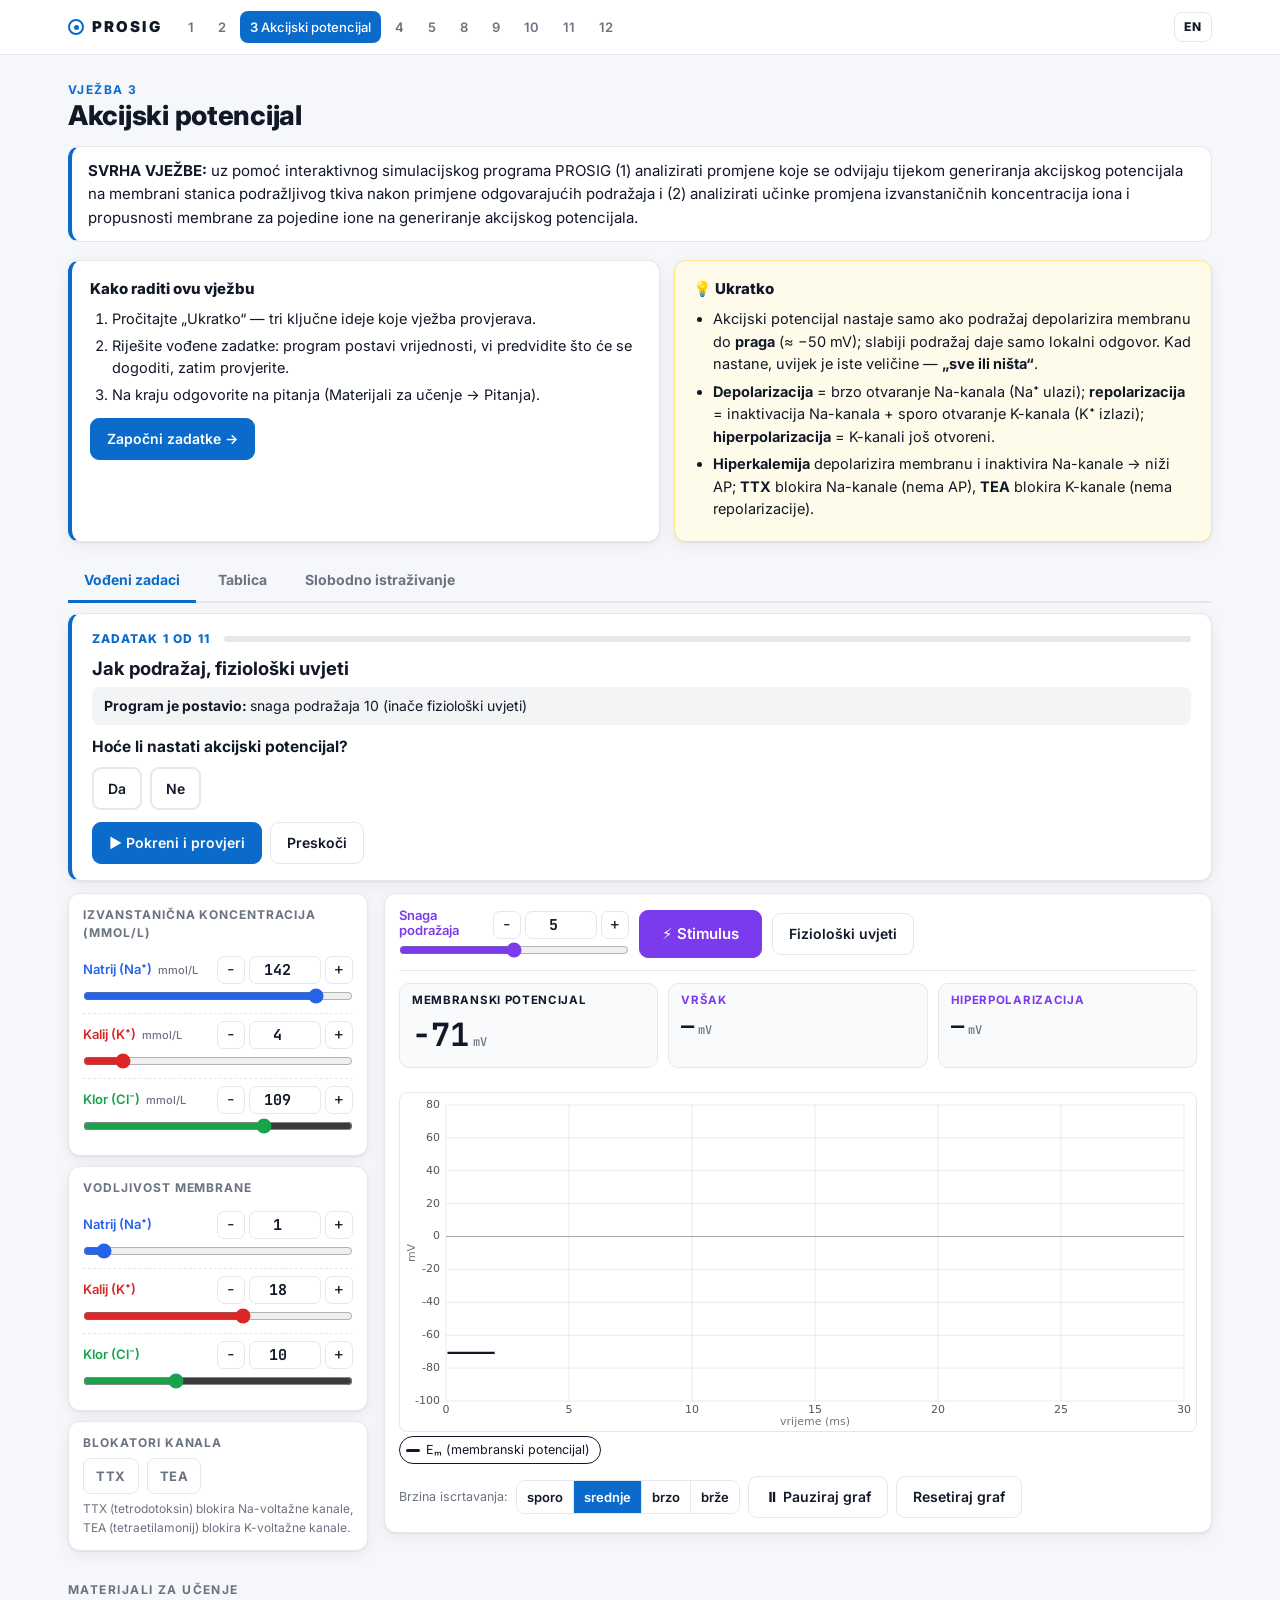
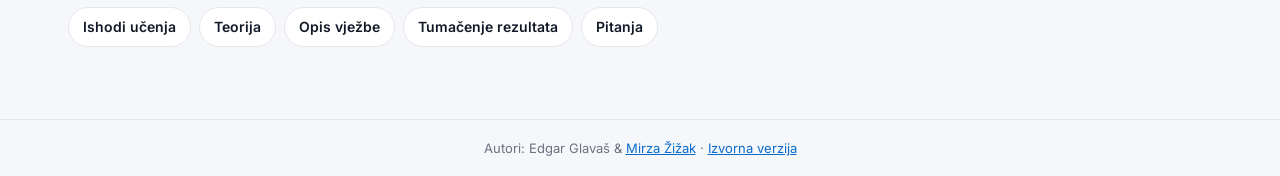
<file: v3.html>
<!DOCTYPE html>
<html lang="hr">
<head>
<meta charset="utf-8">
<meta name="viewport" content="width=device-width,initial-scale=1">
<link rel="icon" href="data:image/svg+xml,%3Csvg xmlns='http://www.w3.org/2000/svg' viewBox='0 0 32 32'%3E%3Ccircle cx='16' cy='16' r='12' fill='none' stroke='%230b6bcb' stroke-width='5'/%3E%3Ccircle cx='16' cy='16' r='5' fill='%230b6bcb'/%3E%3C/svg%3E">
<title>PROSIG — Vježba 3: Akcijski potencijal</title>
<link rel="preconnect" href="https://fonts.googleapis.com">
<link href="https://fonts.googleapis.com/css2?family=Inter:wght@400;500;600;700;800;900&family=JetBrains+Mono:wght@500;700&display=swap" rel="stylesheet">
<link rel="stylesheet" href="css/style.css">
</head>
<body>
<main class="page">
  <div class="page-head">
    <div class="kicker"><span data-i18n="nav.ex"></span> 3</div>
    <h1 data-i18n="ex3"></h1>
  </div>
  <div class="purpose" data-lang="hr"><b>SVRHA VJEŽBE:</b> uz pomoć interaktivnog simulacijskog programa PROSIG (1) analizirati promjene koje se odvijaju tijekom generiranja akcijskog potencijala na membrani stanica podražljivog tkiva nakon primjene odgovarajućih podražaja i (2) analizirati učinke promjena izvanstaničnih koncentracija iona i propusnosti membrane za pojedine ione na generiranje akcijskog potencijala.</div>
  <div class="purpose" data-lang="en"><b>PURPOSE OF THE EXERCISE:</b> using the interactive simulation program PROSIG, (1) to analyse the changes that take place during the generation of an action potential on the membrane of excitable cells after appropriate stimuli, and (2) to analyse the effects of changes in extracellular ion concentrations and membrane permeability to individual ions on the generation of the action potential.</div>
  <div id="intro"></div>
  <div id="modes"></div>
  <div class="sim" id="sim"></div>
  <div class="materials-title" data-i18n="materials"></div>
  <div id="sections"></div>
</main>

<template id="tpl-key">
  <ul>
    <li>Akcijski potencijal nastaje samo ako podražaj depolarizira membranu do <b>praga</b> (≈ −50 mV); slabiji podražaj daje samo lokalni odgovor. Kad nastane, uvijek je iste veličine — <b>„sve ili ništa“</b>.</li>
    <li><b>Depolarizacija</b> = brzo otvaranje Na-kanala (Na⁺ ulazi); <b>repolarizacija</b> = inaktivacija Na-kanala + sporo otvaranje K-kanala (K⁺ izlazi); <b>hiperpolarizacija</b> = K-kanali još otvoreni.</li>
    <li><b>Hiperkalemija</b> depolarizira membranu i inaktivira Na-kanale → niži AP; <b>TTX</b> blokira Na-kanale (nema AP), <b>TEA</b> blokira K-kanale (nema repolarizacije).</li>
  </ul>
</template>
<template id="tpl-key-en">
  <ul>
    <li>An action potential arises only if the stimulus depolarises the membrane to <b>threshold</b> (≈ −50 mV); a weaker stimulus gives only a local response. Once it fires it is always the same size — <b>"all or none"</b>.</li>
    <li><b>Depolarisation</b> = rapid opening of Na channels (Na⁺ enters); <b>repolarisation</b> = inactivation of Na channels + slow opening of K channels (K⁺ leaves); <b>hyperpolarisation</b> = K channels still open.</li>
    <li><b>Hyperkalaemia</b> depolarises the membrane and inactivates Na channels → smaller AP; <b>TTX</b> blocks Na channels (no AP), <b>TEA</b> blocks K channels (no repolarisation).</li>
  </ul>
</template>

<template id="tpl-outcomes">
  <h2>Nakon obrade ove vježbe moći ćete:</h2>
  <ul>
    <li>definirati pojam podražljivost i predvidjeti prirodu odgovora podražljivih stanica na električni podražaj</li>
    <li>razlikovati subminimalni od minimalnog podražaja te objasniti pojam prag podražaja</li>
    <li>opisati akcijski potencijal na staničnoj membrani i njegove faze</li>
    <li>objasniti kako se tijekom akcijskog potencijala mijenjaju vodljivosti ionskih kanala za K⁺ i Na⁺ te opisati kakve se promjene pritom događaju u ionskim kanalima</li>
    <li>objasniti molekularne mehanizme koji leže u pozadini inaktivacije natrijskih voltažnih kanala</li>
    <li>objasniti kako promjene izvanstanične koncentracije iona i promjene vodljivosti za pojedine ione utječu na nastanak akcijskog potencijala</li>
    <li>imenovati nekoliko toksina i blokatora o voltaži ovisnih K-kanala i Na-kanala te znati opisati koje su posljedice njihova djelovanja</li>
  </ul>
</template>

<template id="tpl-theory">
  <p><b>TEORIJSKI DIO.</b> U prethodnoj ste vježbi naučili da membranski potencijal mirovanja predstavlja ravnotežu ravnotežnih potencijala svakog iona za koje je membrana propusna. Pri ovom potencijalu nema neto kretanja iona kroz membranu zbog čega kažemo da se membrana nalazi u postojanom (ravnotežnom) stanju. Membranski potencijal mirovanja je približno jednak ravnotežnom potencijalu klora, zbog čega na Cl⁻ ne djeluje nikakva neto-sila i nema neto toka Cl⁻ kroz membranu. Međutim, potencijal membrane u mirovanju nije jednak ravnotežnim potencijalima natrija i kalija, zbog čega se onda razlika između membranskog potencijala mirovanja i ravnotežnih potencijala za Na⁺ i K⁺ može smatrati pokretačkom silom za Na⁺ i K⁺. Pokretačka sila za natrij tjera Na⁺ u stanicu s ciljem postizanja ravnotežnog potencijala za Na⁺, dok pokretačka sila za kalij tjera K⁺ iz stanice s ciljem postizanja ravnotežnog potencijala za K⁺. Iz ovog proizlazi da je pri istoj propusnosti membrane kretanje iona kroz membranu veće u onih iona čija je pokretačka sila veća. Stoga, svaka promjena propusnosti membrane za Na⁺ i K⁺ rezultira promjenom potencijala membrane. Do promjene propusnosti membrane može doći uslijed primjene nekog podražaja (kemijskog, mehaničkog, toplinskog ili električnog). Ukoliko se primijeni dovoljno jaki podražaj moguće je u „podražljivim“ tkivima pobuditi akcijski potencijal.</p>
  <p>Akcijski potencijal (impuls, val depolarizacije) je kratkotrajni prolazni obrat membranskog potencijala koji se širi uzduž membrane podražljivih tkiva. Podražljiva tkiva su ona koja imaju sposobnost da na primjenu podražaja reagiraju akcijskim potencijalom. Takva svojstva posjeduju živčana i mišićna vlakna. Do prolaznih promjena potencijala membrane tijekom akcijskog potencijala dolazi uslijed prolaznog otvaranja (aktivacije) i zatvaranja (deaktivacije) aktivnih ionskih kanala. Važno je naglasiti da akcijski potencijal nastaje samo ako je primijenjeni podražaj dovoljno jak da potencijal membrane promijeni do razine koja se naziva prag podražaja ili pražni potencijal. Takav se podražaj naziva minimalni podražaj. Podražaji koji su od ovoga slabiji nazivaju se subminimalni podražaji i oni ne mogu pobuditi nastanak akcijskog potencijala. Podražaji jači od minimalnog podražaja nazivaju se supraminimalni podražaji. Primjenom minimalnog podražaja amplituda pobuđenog akcijskog potencijala postiže svoju maksimalnu vrijednost (Slika 3.1.). Stoga amplituda akcijskog potencijala nakon primjene podražaja jačih od minimalnog nije veća od one koju nalazimo nakon primjene minimalnog podražaja. Razlog ovome je što pri pražnom potencijalu membrane dolazi unutar Na-voltažnih kanala do konformacijskih promjena koje rezultiraju potpunim otvaranjem kanala. Dakle, akcijski potencijal se ili pojavi (primjena minimalnih ili supraminimalnih podražaja) ili ne pojavi (primjena subminimalnih podražaja). Zbog ovog svojstva kažemo da se pobuđivanje akcijskog potencijala odvija prema principu „sve ili ništa“.</p>
  <figure><img src="assets/slika0301.jpg" alt="Sumacija subminimalnih podražaja"><figcaption>Slika 3.1. Sumacija subminimalnih podražaja pobuđuje nastanak akcijskog potencijala. PP je prag podražaja, a MP predstavlja membranski potencijal. a) drugi je podražaj primijenjen nakon što je lokalna reakcija iščezla, zbog čega je druga promjena potencijala identična prvoj. b) drugi je podražaj primijenjen pri kraju iščezavanja prve lokalne reakcije, zbog čega druga promjena potencijala postaje nešto veća od prve. c) drugi je podražaj primijenjen još dok prva lokalna reakcija nije iščezla; sumacija je nedovoljna za postizanje praga podražaja. d) drugi je podražaj primijenjen dok prva lokalna reakcija dosiže svoj vršak; sumacija ima za posljedicu dosizanje pražnog potencijala i izbijanje akcijskog potencijala.</figcaption></figure>
  <p>U akcijskom potencijalu razlikujemo četiri faze (Slika 3.2):</p>
  <p><b>Razdoblje depolarizacije membrane</b> (krivulja a-c) čini početnu fazu u nastanku akcijskog potencijala. Nastaje ulaskom Na⁺ u stanicu kroz Na-voltažne kanale. Razlikujemo dvije faze: prvu čini spora depolarizacija (krivulja a-b) u kojoj se potencijal mijenja od membranskog potencijala mirovanja do praga podražaja. Do ove promjene potencijala dolazi uslijed spore aktivacije Na-voltažnih kanala. Dosizanjem pražnog potencijala započinje druga faza ili brza depolarizacija (krivulja b-c) koja nastaje uslijed aktivacije Na-voltažnih kanala. Dolazi do brzog, nezaustavljivog i potpunog otvaranja Na-voltažnih kanala (princip „sve ili ništa“), uslijed čega Na⁺ naglo utječe u stanicu i pomiče potencijal membrane prema ravnotežnom potencijalu za Na (E<sub>Na</sub>). Tijekom ove faze dolazi do obrata razlike potencijala kroz membranu, tako da kratkotrajno unutrašnjost stanice postaje pozitivnija u odnosu na vanjski dio. Osim Na-voltažnih kanala tijekom ove faze dolazi i do otvaranja K-voltažnih kanala, međutim ovo se otvaranje odvija znatno sporije. Važno je napomenuti da Na-voltažni kanali relativno brzo podliježu o vremenu ovisnoj, a voltaži neovisnoj sporoj inaktivaciji. Posljedica je ove inaktivacije da Na-voltažni kanali postaju neprohodni za Na⁺ usprkos prisutnoj depolarizaciji membrane.</p>
  <figure><img src="assets/slika0302.jpg" alt="Faze akcijskog potencijala"><figcaption>Slika 3.2. Faze akcijskog potencijala.</figcaption></figure>
  <p><b>Vršak akcijskog potencijala</b> (točka c) je najviša vrijednost koju potencijal membrane stanice postigne tijekom akcijskog potencijala. Rezultat je odnosa između ulaska Na⁺ i izlaska K⁺ kroz njihove voltažne kanale. Karakterizira ga zatvaranje inaktivacijskih vrata većeg broja Na-voltažnih kanala, tako da struja izlaska iona K⁺ iz stanice nadvlada struju ulaska iona Na⁺ u stanicu.</p>
  <p><b>Razdoblje repolarizacije membrane</b> (krivulja c-d) je faza akcijskog potencijala u kojem se potencijal membrane vraća prema potencijalu u mirovanju. Repolarizacija započinje obratom u veličini protoka Na⁺ i K⁺ kroz voltažne kanale. Uslijed sve većeg broja inaktiviranih Na-voltažnih kanala i istodobnog otvaranja sve većeg broja K-voltažnih kanala, utok Na⁺ u stanicu biva nadvladan istjecanjem K⁺ iz stanice. Više pozitivnih naboja izlazi iz stanice no što ih u stanicu ulazi zbog čega se potencijal membrane vraća prema vrijednosti koju ima u mirovanju. Što je potencijal membrane bliži onom kojeg ima u mirovanju sve je veći broj Na-voltažnih kanala koji iz inaktiviranog prelaze u deaktivirano stanje i kao takvi postaju podložni ponovnoj aktivaciji.</p>
  <p><b>Razdoblje hiperpolarizacije membrane</b> (krivulja d-e) je prolazno kratkotrajno razdoblje u kojem potencijal membrane postaje neznatno niži od onog koji u membrani postoji tijekom mirovanja. Do hiperpolarizacije dolazi uslijed produžene otvorenosti K-voltažnih kanala što omogućuje izlazak većeg broja K⁺ iz stanice. Nakon zatvaranja K-voltažnih kanala potencijal membrane se uz pomoć djelovanja aktivne Na/K crpke i kretanja iona kroz pasivne ionske kanale postepeno vraća na vrijednost koju ima u mirovanju.</p>
  <p><b>Promjene stanja voltažnih kanala tijekom generiranja akcijskog potencijala.</b> Promjene potencijala membrane tijekom akcijskog potencijala posljedica su pasivnog prolaza Na⁺ i K⁺ kroz aktivne kanale. Stanje aktivacije (otvorenosti) i deaktivacije (zatvorenosti) Na-voltažnih i K-voltažnih kanala glavni je regulator vodljivosti membrane za ione. Između ovih kanala postoji značajna razlika u strukturi što se može zaključiti i prema načinu na koji provode ione. Naime, depolarizacija membrane uzrokuje sporu aktivaciju K-voltažnih kanala koji kad se jednom aktiviraju ostaju tako aktivnim cijelo vrijeme trajanja depolarizacije. Do deaktivacije kanala dolazi postepeno tijekom završnog dijela repolarizacije kad se kanal prevodi u svoje mirujuće (zatvoreno) stanje. S druge strane, depolarizacija uzrokuje znatno bržu aktivaciju Na-voltažnih kanala pri čemu ona postaje gotovo trenutna nakon dosizanja pražnog potencijala (zakon „sve ili ništa“), međutim ubrzo nakon započete aktivacije, i pored održane depolarizacije, Na-kanali postaju nepropusni za prolaz Na⁺. Ovo se naziva stanje inaktiviranosti Na-voltažnih kanala. Do deaktivacije Na-kanala, odnosno vraćanja u mirujuće (zatvoreno) stanje dolazi tijekom završnog dijela repolarizacije kad se potencijal približi membranskom potencijalu mirovanja.</p>
  <p>Iz opisanog proizlazi da K-voltažni kanali prolaze kroz dvije faze: fazu aktivacije i deaktivacije, dok Na-voltažni kanali prolaze kroz tri faze: fazu aktivacije, inaktivacije i deaktivacije. K-voltažni kanali posjeduju jedna o voltaži osjetljiva „vrata“ koja se otvaraju depolarizacijom (aktivacija kanala) i zatvaraju repolarizacijom (deaktivacija kanala), dok Na-kanali posjeduju dvoja „vrata“. Jedna su „vrata“ o voltaži ovisna i otvaraju se depolarizacijom (aktivacija kanala), a zatvaraju repolarizacijom (deaktivacija kanala). Druga su „vrata“ o voltaži neovisna ali o vremenu ovisna i ona se, čak i pored održane depolarizacije, zatvaraju (inaktivacija kanala) vrlo brzo nakon aktivacije kanala. Dok su prva vrata nazvana „aktivacijskim“, druga su dobila naziv „inaktivacijska vrata“. I jedna i druga vrata se tijekom završnog dijela repolarizacije vraćaju u svoje početno stanje (Slika 3.3).</p>
  <figure><img src="assets/slika0303.jpg" alt="Vodljivosti i stanja kanala tijekom AP"><figcaption>Slika 3.3. Nastanak akcijskog potencijala je povezan s promjenom vodljivosti membrane za natrij i kalij koje su posljedica regulacije otvaranja i zatvaranja voltažnih kanala. Prije izbijanja akcijskog potencijala K-kanali su zatvoreni, dok su u Na-kanalima aktivacijska vrata zatvorena, a inaktivacijska otvorena. Tijekom spore depolarizacije (razdoblje a-b) dolazi do sporog otvaranja Na-kanala. Dosizanjem pražnog potencijala (točka b) dolazi do brzog otvaranja aktivacijskih i sporog zatvaranja inaktivacijskih vrata, pa Na⁺ brzo utječe u stanicu. U točki c akcijski potencijal dosiže najveću vrijednost. Inaktivacija Na-kanala i otvaranje K-kanala rezultira repolarizacijom (razdoblje c-d). Zbog produžene otvorenosti K-kanala dolazi do hiperpolarizacije membrane (razdoblje d-e). AP je kratica za akcijski potencijal, g<sub>Na</sub> za vodljivost za Na⁺, a g<sub>K</sub> za vodljivost za K⁺.</figcaption></figure>
</template>

<template id="tpl-howto">
  <p><b>IZVOĐENJE VJEŽBE.</b> Za izvođenje vježbe koristi se treći od četiri modula simulacijskog programa „PROSIG“. Treći modul namijenjen je za učenje osnova akcijskog potencijala.</p>
  <p><b>Interaktivni dio</b> programa čine četiri promjenjive varijable. Na lijevoj strani radnog sučelja nalaze se: koncentracije iona Na⁺, K⁺ i Cl⁻ (izražene u mmol/L) u izvanstaničnom prostoru, vodljivost stanične membrane za ione Na⁺, K⁺ i Cl⁻ i blokatori naponskih kanala — TTX (tetrodotoksin koji blokira natrijske voltažne kanale) i TEA (tetraetilamonij koji blokira kalijske voltažne kanale) — te <b>Snaga podražaja</b>. Blokatori voltažnih kanala aktiviraju se klikom na kratice njihovih naziva (aktivirani TTX obojen je plavo, TEA crveno). Kretanje iona kroz staničnu membranu odvija se na tjelesnoj temperaturi (37 °C).</p>
  <p><b>Prezentacijski dio</b> programa obuhvaća grafički prikaz promjena potencijala membrane u ovisnosti o vremenu. Iznad grafa prikazuje se trenutačna vrijednost membranskog potencijala te — nakon svakog podražaja — automatski izmjereni vršak akcijskog potencijala i najniža vrijednost hiperpolarizacije. Iscrtavanje krivulje može se usporiti i ubrzati gumbima „sporo“, „srednje“, „brzo“ i „brže“. Klikom na gumb <b>Stimulus</b> membrana se podraži električnim podražajem postavljene snage; trenutak podražaja označen je na grafu. Gumbi <b>Pauziraj graf</b>, <b>Resetiraj graf</b> i <b>Fiziološki uvjeti</b> upravljaju simulacijom.</p>
  <figure><img src="assets/slika0304.jpg" alt="Sučelje izvorne vježbe 3"><figcaption>Slika 3.4. Sučelje izvorne verzije vježbe za simulaciju akcijskog potencijala.</figcaption></figure>
  <h2>POSTUPAK IZVOĐENJA VJEŽBE</h2>
  <p>Prije početka izvođenja vježbe studenti trebaju proučiti očekivane Ishode učenja za treći modul, pripremiti gradivo na stranici Teorija te se upoznati s načinom izvođenja vježbe. Predviđeno je da studenti nakon promjene pojedinih varijabli u Tablicu 3.1 najprije upišu svoja očekivanja o tome kako će promijenjene varijable utjecati na generiranje akcijskog potencijala te na razinu membranskog potencijala, a zatim pokretanjem simulacije provjere jesu li ispravno predvidjeli smjer i približnu veličinu promjene.</p>
  <ol>
    <li>simulaciju započinjete postavljanjem svih promjenjivih varijabli u njihovo početno stanje klikom na gumb <b>Fiziološki uvjeti</b>;</li>
    <li>promijenite vrijednosti odgovarajućih varijabli prema postavkama u Tablici 3.1 (ili kliknite <b>▶ Postavi</b> u retku tablice);</li>
    <li>graf se iscrtava kontinuirano; brojčana vrijednost potencijala prikazuje se iznad grafa;</li>
    <li>postavite vrijednost snage podražaja;</li>
    <li>kliknite na gumb <b>Stimulus</b> koji će podražiti simulacijsku membranu električnim podražajem koji odgovara postavljenoj snazi;</li>
    <li>ukoliko je snaga podražaja premala da izazove akcijski potencijal povećajte je i ponovite postupak;</li>
    <li>ukoliko je snaga podražaja premala da izazove akcijski potencijal primijenite više podražaja iste snage u kratkom vremenu (vremenska sumacija) i promatrajte što će se dogoditi;</li>
    <li>postupak ponavljajte tako što ćete mijenjati promjenjive varijable i promatrati kako promjene utječu na generiranje akcijskih potencijala.</li>
  </ol>
  <p>Nakon što promijenite vrijednosti pojedinih varijabli, a prije klika na gumb Stimulus, u stupac „Memb. pot.“ upišite vrijednost potencijala membrane, a u stupcima „Vršak AP“ i „Hiperpolarizacija“ predvidite hoće li provedena promjena uzrokovati porast (↑), pad (↓) ili neće dovesti do promjene (∅) u odnosu na početnu vrijednost. Gumb <b>⤓ Očitaj</b> upisuje izmjerene vrijednosti zadnjeg podražaja u tablicu. Usporedite svoja predviđanja s vrijednostima prikazanim na grafu.</p>
</template>

<template id="tpl-results">
  <span class="draft">Nacrt — ovaj odjeljak u izvornoj verziji nije bio napisan; tekst je pripremljen za pregled autora.</span>
  <p><b>TUMAČENJE REZULTATA.</b> U fiziološkim uvjetima membrana miruje na približno −70 mV. Podražaj snage 1–3 izaziva samo <i>lokalni odgovor</i>: kratkotrajnu depolarizaciju koja se eksponencijalno vraća na potencijal mirovanja jer je otvoreno premalo Na-voltažnih kanala da bi ulazna struja Na⁺ nadvladala izlaznu struju K⁺ i struju propuštanja. Povećanjem snage podražaja depolarizacija doseže <b>prag</b> (u modelu oko −50 mV) i nastaje akcijski potencijal čija amplituda dalje ne raste s jačinom podražaja („sve ili ništa“). U čovjeka vršak doseže približno <b>+30 do +40 mV</b>; ovaj model koristi izvorne Hodgkin–Huxleyeve konstante za divovski akson lignje (E<sub>Na</sub> = +58 mV), pa simulirani vršak ispada nešto viši — oko <b>+54 mV</b>. Zapamtite fiziološku vrijednost, a simulaciju čitajte kao model. Isti se učinak može postići i sumacijom više subminimalnih podražaja primijenjenih u kratkom razmaku.</p>
  <p><b>Hiperkalemija (pokusi 2–4).</b> Povećanje [K⁺]<sub>iz</sub> depolarizira membranu mirovanja (E<sub>K</sub> postaje manje negativan) pa je prag naizgled bliži i slabiji podražaj izaziva AP. Međutim, pri višim koncentracijama (11 mmol/L i više) trajna depolarizacija drži dio Na-voltažnih kanala u inaktiviranom stanju: vršak AP postaje niži, uspon sporiji, a pri jakoj hiperkalemiji membrana postaje nepodražljiva. Ovo je mehanizam mišićne slabosti i srčanih aritmija kod hiperkalemije.</p>
  <p><b>Hipokalemija (pokusi 5 i 7).</b> Smanjenje [K⁺]<sub>iz</sub> hiperpolarizira membranu — prag je dalje od potencijala mirovanja pa je potreban jači podražaj, dok je vršak AP nepromijenjen ili nešto viši.</p>
  <p><b>TTX (pokus 6).</b> Blokada Na-voltažnih kanala onemogućuje brzu depolarizaciju: bez obzira na snagu podražaja vidi se samo pasivni lokalni odgovor. <b>TEA (pokus 10)</b> blokira K-voltažne kanale: akcijski potencijal nastaje, ali je repolarizacija znatno usporena i produljena jer se membrana vraća samo strujom propuštanja; hiperpolarizacija izostaje.</p>
  <p><b>Promjene [Na⁺]<sub>iz</sub> (pokusi 8–10).</b> Smanjenje izvanstaničnog natrija snižava E<sub>Na</sub> pa je vršak AP niži (manja pokretačka sila za ulazak Na⁺), dok povećanje natrija vršak povisuje; potencijal mirovanja se pritom gotovo ne mijenja, što potvrđuje zaključak iz Vježbe 2.</p>
</template>

<template id="tpl-questions">
  <ol>
    <li>Pri analizi pobuđenog akcijskog potencijala imenujte pojedine faze akcijskog potencijala i odredite kojem dijelu registrirane simulacijske krivulje odgovara pojedina faza. Obratite pažnju na amplitudu šiljatog vala akcijskog potencijala, te odredite trajanje šiljatog vala i hiperpolarizacije.</li>
    <li>Kakav učinak na veličinu izlaska K⁺ iz stanice ima povećanje [K⁺] izvanstanično? Kakav učinak na veličinu ulaska Na⁺ u stanicu ima povećanje [Na⁺] izvanstanično? Koja od ove dvije promjene ima dramatičniji učinak na nastanak akcijskog potencijala?</li>
    <li>Opišite neki drugi pokus koji bi vam omogućio testiranje postavke da je protok Na⁺ kroz membranu odgovoran za fazu depolarizacije akcijskog potencijala.</li>
    <li>Opišite neki dodatni pokus koji bi vam omogućio testiranje postavke da je protok K⁺ kroz membranu odgovoran za fazu repolarizacije akcijskog potencijala.</li>
  </ol>
</template>

<template id="tpl-outcomes-en">
  <h2>After completing this exercise you will be able to:</h2>
  <ul>
    <li>define excitability and predict the nature of the response of excitable cells to an electrical stimulus</li>
    <li>distinguish a subthreshold from a threshold stimulus and explain the concept of the stimulus threshold</li>
    <li>describe the action potential of the cell membrane and its phases</li>
    <li>explain how the conductances of the K⁺ and Na⁺ channels change during the action potential and describe the changes taking place in the channels</li>
    <li>explain the molecular mechanisms underlying the inactivation of voltage-gated sodium channels</li>
    <li>explain how changes in extracellular ion concentration and in conductance for individual ions affect the generation of the action potential</li>
    <li>name several toxins and blockers of voltage-gated K and Na channels and describe the consequences of their action</li>
  </ul>
</template>

<template id="tpl-theory-en">
  <p><b>THEORY.</b> In the previous exercise you learned that the resting membrane potential is a balance of the equilibrium potentials of every ion to which the membrane is permeable. At this potential there is no net ion movement across the membrane, so the membrane is in a steady (equilibrium) state. The resting potential is approximately equal to the chloride equilibrium potential, so no net force acts on Cl⁻ and there is no net Cl⁻ flux. The resting potential is, however, not equal to the equilibrium potentials of sodium and potassium, and the difference between the resting potential and E<sub>Na</sub> or E<sub>K</sub> can be regarded as the driving force for Na⁺ and K⁺. The driving force on sodium pushes Na⁺ into the cell toward E<sub>Na</sub>, while the driving force on potassium pushes K⁺ out of the cell toward E<sub>K</sub>. At equal permeability, the flux of an ion is therefore greater the greater its driving force, and any change in membrane permeability to Na⁺ and K⁺ results in a change of membrane potential. Permeability can change in response to a stimulus (chemical, mechanical, thermal or electrical). If a sufficiently strong stimulus is applied, an action potential can be evoked in "excitable" tissues.</p>
  <p>The action potential (impulse, wave of depolarisation) is a brief, transient reversal of the membrane potential that propagates along the membrane of excitable tissues. Excitable tissues are those able to respond to a stimulus with an action potential — nerve and muscle fibres. The transient potential changes during the action potential result from transient opening (activation) and closing (deactivation) of active ion channels. Importantly, an action potential arises only if the stimulus is strong enough to change the membrane potential to a level called the threshold. Such a stimulus is a threshold (minimal) stimulus. Weaker stimuli are subthreshold and cannot evoke an action potential; stronger ones are suprathreshold. With a threshold stimulus the amplitude of the evoked action potential reaches its maximum (Figure 3.1); stimuli stronger than threshold do not produce larger action potentials. The reason is that at the threshold potential conformational changes in the voltage-gated Na channels lead to their complete opening. The action potential thus either occurs (threshold or suprathreshold stimuli) or does not (subthreshold stimuli) — the "all-or-none" principle.</p>
  <figure><img src="assets/slika0301.jpg" alt="Summation of subthreshold stimuli"><figcaption>Figure 3.1. Summation of subthreshold stimuli evokes an action potential. PP is the threshold, MP the membrane potential. a) the second stimulus is applied after the local response has faded, so the second change is identical to the first; b) the second stimulus is applied near the end of the first local response, so the second change is slightly larger; c) the second stimulus is applied while the first local response persists; summation is insufficient to reach threshold; d) the second stimulus is applied while the first local response is at its peak; summation reaches threshold and an action potential fires.</figcaption></figure>
  <p>Four phases are distinguished in the action potential (Figure 3.2):</p>
  <p><b>Depolarisation</b> (curve a–c) is the initial phase. It is produced by Na⁺ entering the cell through voltage-gated Na channels and has two parts: slow depolarisation (a–b), in which the potential changes from the resting value to threshold owing to slow activation of Na channels, and — once threshold is reached — rapid depolarisation (b–c) caused by fast, unstoppable and complete opening of the Na channels ("all-or-none"), so that Na⁺ rushes into the cell and drives the potential toward E<sub>Na</sub>. During this phase the potential difference across the membrane reverses, so that the inside briefly becomes positive relative to the outside. Voltage-gated K channels also begin to open during this phase, but much more slowly. Note that Na channels relatively quickly undergo a time-dependent, voltage-independent slow inactivation, after which they no longer conduct Na⁺ despite continued depolarisation.</p>
  <figure><img src="assets/slika0302.jpg" alt="Phases of the action potential"><figcaption>Figure 3.2. Phases of the action potential.</figcaption></figure>
  <p><b>The peak</b> (point c) is the highest value the membrane potential reaches during the action potential. It results from the balance between Na⁺ entry and K⁺ exit through their voltage-gated channels and is characterised by closure of the inactivation gates of most Na channels, so that the K⁺ current leaving the cell overcomes the Na⁺ current entering it.</p>
  <p><b>Repolarisation</b> (c–d) is the phase in which the membrane potential returns toward the resting value. It begins with a reversal of the relative magnitudes of the Na⁺ and K⁺ fluxes: as more Na channels become inactivated and more K channels open, K⁺ efflux overcomes Na⁺ influx. More positive charge leaves the cell than enters, and the potential returns toward rest. The closer the potential gets to the resting value, the more Na channels pass from the inactivated to the deactivated (closed) state and become available for re-activation.</p>
  <p><b>Hyperpolarisation</b> (d–e) is a brief period in which the membrane potential becomes slightly more negative than at rest, owing to prolonged opening of K channels, which lets more K⁺ leave. After the K channels close, the potential gradually returns to the resting value with the help of the Na/K pump and ion movement through passive channels.</p>
  <p><b>Changes in the state of the voltage-gated channels during the action potential.</b> The changes in membrane potential during the action potential result from passive movement of Na⁺ and K⁺ through active channels. The activation (open) and deactivation (closed) states of the Na and K channels are the main regulators of membrane conductance. There is a significant structural difference between these channels, reflected in the way they conduct ions. Depolarisation causes slow activation of K channels, which, once activated, stay open for as long as the depolarisation lasts; they deactivate gradually during the final part of repolarisation. Depolarisation activates Na channels much faster — almost instantaneously once threshold is reached ("all-or-none") — but soon after activation, despite continued depolarisation, the Na channels become impermeable to Na⁺. This is the inactivated state. Deactivation, the return to the resting (closed) state, occurs during the final part of repolarisation as the potential approaches the resting value.</p>
  <p>Hence K channels pass through two phases — activation and deactivation — whereas Na channels pass through three: activation, inactivation and deactivation. K channels have one voltage-sensitive "gate" that opens on depolarisation (activation) and closes on repolarisation (deactivation); Na channels have two gates. One is voltage-dependent, opening on depolarisation (activation) and closing on repolarisation (deactivation). The other is voltage-independent but time-dependent and closes (inactivation) very soon after activation even with sustained depolarisation. The first is called the activation gate, the second the inactivation gate. Both return to their initial state during the final part of repolarisation (Figure 3.3).</p>
  <figure><img src="assets/slika0303.jpg" alt="Conductances and channel states during the AP"><figcaption>Figure 3.3. The action potential is associated with changes in membrane conductance for sodium and potassium that result from the gating of voltage-dependent channels. Before the action potential K channels are closed; in the Na channels the activation gate is closed and the inactivation gate open. During slow depolarisation (a–b) Na channels open slowly. At threshold (b) the activation gates open rapidly and the inactivation gates close slowly, so Na⁺ rushes in. At c the action potential peaks. Inactivation of Na channels and opening of K channels produce repolarisation (c–d). Prolonged opening of K channels hyperpolarises the membrane (d–e). AP — action potential; g<sub>Na</sub> — Na⁺ conductance; g<sub>K</sub> — K⁺ conductance.</figcaption></figure>
</template>

<template id="tpl-howto-en">
  <p><b>PERFORMING THE EXERCISE.</b> This exercise uses the third of the four PROSIG modules, which teaches the basics of the action potential.</p>
  <p>The <b>interactive part</b> contains four variables. On the left: the extracellular concentrations of Na⁺, K⁺ and Cl⁻ (mmol/L), the membrane conductance for Na⁺, K⁺ and Cl⁻, and the channel blockers — TTX (tetrodotoxin, which blocks voltage-gated sodium channels) and TEA (tetraethylammonium, which blocks voltage-gated potassium channels) — together with the <b>Stimulus strength</b>. Blockers are activated by clicking their abbreviations (active TTX is blue, TEA red). Ion movement across the membrane takes place at body temperature (37 °C).</p>
  <p>The <b>presentation part</b> plots the membrane potential against time. Above the graph the current membrane potential is shown and — after each stimulus — the automatically measured action-potential peak and the minimum of the hyperpolarisation. Plotting can be slowed or accelerated with the "slow", "medium", "fast" and "faster" buttons. Clicking <b>Stimulus</b> applies an electrical stimulus of the set strength; the moment of stimulation is marked on the graph. The <b>Pause graph</b>, <b>Reset graph</b> and <b>Physiological conditions</b> buttons control the simulation.</p>
  <figure><img src="assets/slika0304.jpg" alt="Interface of the original exercise 3"><figcaption>Figure 3.4. Interface of the original version of the action-potential exercise.</figcaption></figure>
  <h2>PROCEDURE</h2>
  <p>Before starting, students should study the expected learning outcomes of the third module, prepare the material under Theory and familiarise themselves with the procedure. After changing a variable, students first write in Worksheet 3.1 their expectations of how the change will affect the generation of the action potential and the membrane potential, and then run the simulation to check whether they predicted the direction and approximate size of the change correctly.</p>
  <ol>
    <li>start by returning all variables to their initial state with the <b>Physiological conditions</b> button;</li>
    <li>change the relevant variables according to Worksheet 3.1 (or click <b>▶ Apply</b> in a worksheet row);</li>
    <li>the graph plots continuously; the numerical value of the potential is shown above it;</li>
    <li>set the stimulus strength;</li>
    <li>click <b>Stimulus</b> to stimulate the simulated membrane with an electrical stimulus of the set strength;</li>
    <li>if the stimulus is too weak to evoke an action potential, increase its strength and repeat;</li>
    <li>if the stimulus is too weak, apply several stimuli of the same strength in quick succession (temporal summation) and observe what happens;</li>
    <li>repeat, changing the variables and observing how the changes affect the generation of action potentials.</li>
  </ol>
  <p>After changing a variable, and before clicking Stimulus, enter the membrane potential in the "Memb. pot." column and in the "AP peak" and "Hyperpolarisation" columns predict whether the change will raise (↑), lower (↓) or leave unchanged (∅) the value relative to the initial one. The <b>⤓ Read</b> button writes the measured values of the last stimulus into the worksheet. Compare your predictions with the values shown on the graph.</p>
</template>

<template id="tpl-results-en">
  <span class="draft">Draft — this section did not exist in the original; prepared for the authors' review.</span>
  <p><b>INTERPRETING RESULTS.</b> Under physiological conditions the membrane rests at about −70 mV. A stimulus of strength 1–3 produces only a <i>local response</i>: a brief depolarisation that decays exponentially back to rest, because too few voltage-gated Na channels open for the inward Na⁺ current to overcome the outward K⁺ and leak currents. Increasing the strength brings the depolarisation to <b>threshold</b> (about −50 mV in the model) and an action potential fires; its peak does not grow further with stimulus strength ("all-or-none"). In humans the peak reaches roughly <b>+30 to +40 mV</b>; this model uses Hodgkin and Huxley's original squid-axon constants (E<sub>Na</sub> = +58 mV), so the simulated peak comes out somewhat higher — about <b>+54 mV</b>. Remember the physiological value and read the simulation as a model. The same effect can be achieved by summation of several subthreshold stimuli applied in quick succession.</p>
  <p><b>Hyperkalaemia (trials 2–4).</b> Raising [K⁺]<sub>o</sub> depolarises the resting membrane (E<sub>K</sub> becomes less negative), so threshold appears closer and a weaker stimulus evokes an AP. At higher concentrations (11 mmol/L and above), however, the sustained depolarisation keeps part of the Na channels inactivated: the AP peak falls, the upstroke slows and in severe hyperkalaemia the membrane becomes inexcitable. This is the mechanism of muscle weakness and cardiac arrhythmias in hyperkalaemia.</p>
  <p><b>Hypokalaemia (trials 5 and 7).</b> Lowering [K⁺]<sub>o</sub> hyperpolarises the membrane — threshold is further from rest, so a stronger stimulus is needed, while the AP peak is unchanged or slightly higher.</p>
  <p><b>TTX (trial 6).</b> Blocking the voltage-gated Na channels prevents rapid depolarisation: whatever the stimulus strength, only the passive local response is seen. <b>TEA (trial 10)</b> blocks the voltage-gated K channels: an action potential fires, but repolarisation is greatly slowed and prolonged because the membrane returns only by the leak current; the hyperpolarisation is absent.</p>
  <p><b>Changes in [Na⁺]<sub>o</sub> (trials 8–10).</b> Lowering extracellular sodium lowers E<sub>Na</sub>, so the AP peak is lower (smaller driving force for Na⁺ entry), while raising it raises the peak; the resting potential hardly changes, confirming the conclusion of Exercise 2.</p>
</template>

<template id="tpl-questions-en">
  <ol>
    <li>When analysing the evoked action potential, name its phases and identify which part of the recorded curve corresponds to each. Note the amplitude of the spike and determine the duration of the spike and of the hyperpolarisation.</li>
    <li>What effect does an increase in extracellular [K⁺] have on the amount of K⁺ leaving the cell? What effect does an increase in extracellular [Na⁺] have on the amount of Na⁺ entering the cell? Which of the two changes has the more dramatic effect on the action potential?</li>
    <li>Describe another experiment that would let you test the hypothesis that Na⁺ flux across the membrane is responsible for the depolarisation phase of the action potential.</li>
    <li>Describe an additional experiment that would let you test the hypothesis that K⁺ flux across the membrane is responsible for the repolarisation phase of the action potential.</li>
  </ol>
</template>

<script type="module" src="js/v3.js"></script>
</body>
</html>
</file>
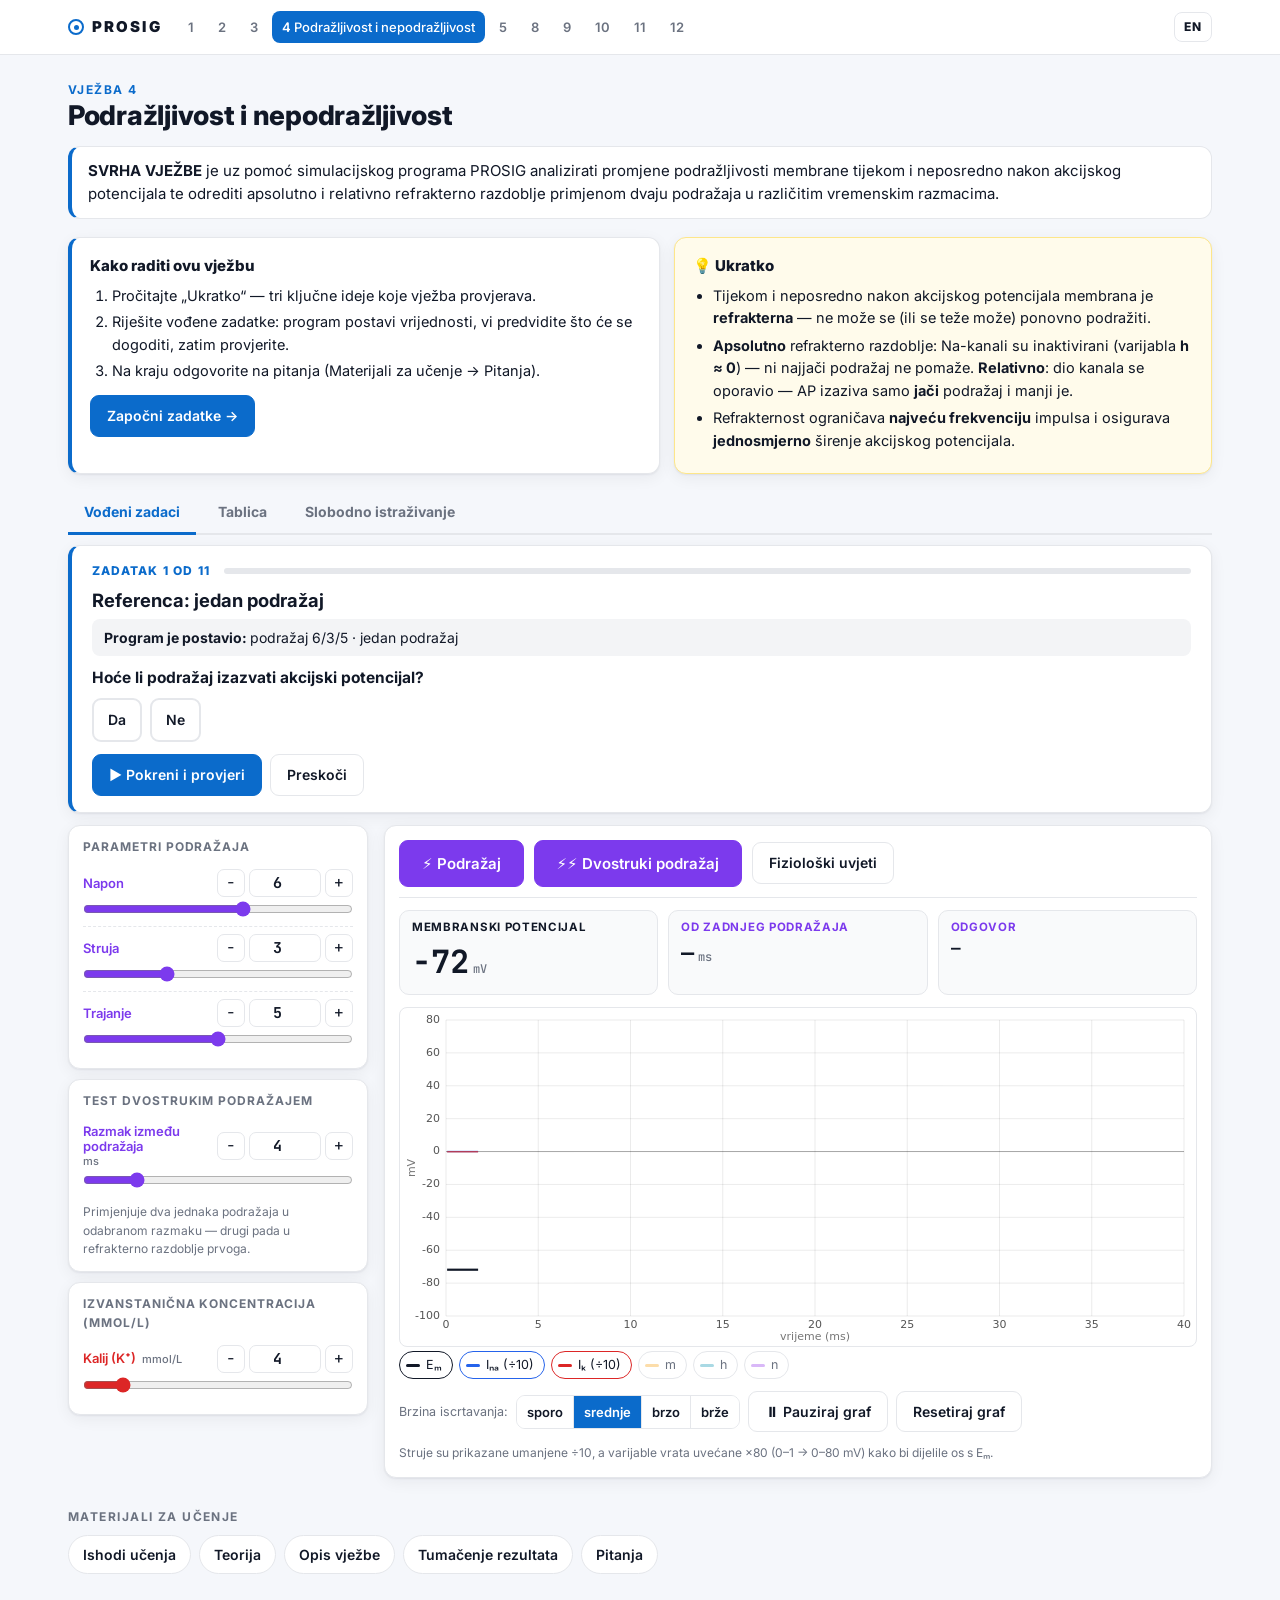
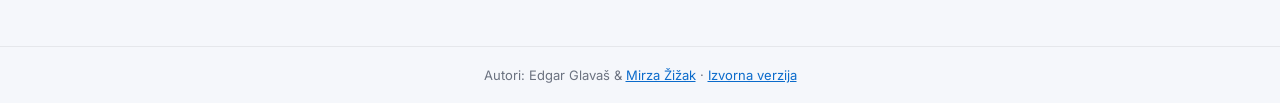
<file: v4.html>
<!DOCTYPE html>
<html lang="hr">
<head>
<meta charset="utf-8">
<meta name="viewport" content="width=device-width,initial-scale=1">
<link rel="icon" href="data:image/svg+xml,%3Csvg xmlns='http://www.w3.org/2000/svg' viewBox='0 0 32 32'%3E%3Ccircle cx='16' cy='16' r='12' fill='none' stroke='%230b6bcb' stroke-width='5'/%3E%3Ccircle cx='16' cy='16' r='5' fill='%230b6bcb'/%3E%3C/svg%3E">
<title>PROSIG — Vježba 4: Podražljivost i nepodražljivost</title>
<link rel="preconnect" href="https://fonts.googleapis.com">
<link href="https://fonts.googleapis.com/css2?family=Inter:wght@400;500;600;700;800;900&family=JetBrains+Mono:wght@500;700&display=swap" rel="stylesheet">
<link rel="stylesheet" href="css/style.css">
</head>
<body>
<main class="page">
  <div class="page-head">
    <div class="kicker"><span data-i18n="nav.ex"></span> 4</div>
    <h1 data-i18n="ex4"></h1>
  </div>
  <div class="purpose" data-lang="hr"><b>SVRHA VJEŽBE</b> je uz pomoć simulacijskog programa PROSIG analizirati promjene podražljivosti membrane tijekom i neposredno nakon akcijskog potencijala te odrediti apsolutno i relativno refrakterno razdoblje primjenom dvaju podražaja u različitim vremenskim razmacima.</div>
  <div class="purpose" data-lang="en"><b>PURPOSE OF THE EXERCISE:</b> using the PROSIG simulation program, to analyse the changes in membrane excitability during and immediately after an action potential and to determine the absolute and relative refractory periods by applying two stimuli at different time intervals.</div>
  <div id="intro"></div>
  <div id="modes"></div>
  <div class="sim" id="sim"></div>
  <div class="materials-title" data-i18n="materials"></div>
  <div id="sections"></div>
</main>

<template id="tpl-key">
  <ul>
    <li>Tijekom i neposredno nakon akcijskog potencijala membrana je <b>refrakterna</b> — ne može se (ili se teže može) ponovno podražiti.</li>
    <li><b>Apsolutno</b> refrakterno razdoblje: Na-kanali su inaktivirani (varijabla <b>h ≈ 0</b>) — ni najjači podražaj ne pomaže. <b>Relativno</b>: dio kanala se oporavio — AP izaziva samo <b>jači</b> podražaj i manji je.</li>
    <li>Refrakternost ograničava <b>najveću frekvenciju</b> impulsa i osigurava <b>jednosmjerno</b> širenje akcijskog potencijala.</li>
  </ul>
</template>
<template id="tpl-key-en">
  <ul>
    <li>During and immediately after an action potential the membrane is <b>refractory</b> — it cannot (or can only with difficulty) be re-excited.</li>
    <li><b>Absolute</b> refractory period: Na channels are inactivated (variable <b>h ≈ 0</b>) — even the strongest stimulus fails. <b>Relative</b>: some channels have recovered — only a <b>stronger</b> stimulus evokes an AP, and a smaller one.</li>
    <li>Refractoriness limits the <b>maximum impulse frequency</b> and ensures <b>one-way</b> propagation of the action potential.</li>
  </ul>
</template>

<template id="tpl-outcomes">
  <span class="draft">Nacrt — sadržaj vježbe 4 u izvornoj verziji nije bio napisan; pripremljeno za pregled autora.</span>
  <h2>Nakon obrade ove vježbe moći ćete:</h2>
  <ul>
    <li>definirati pojmove podražljivost i nepodražljivost (refrakternost) membrane</li>
    <li>razlikovati apsolutno i relativno refrakterno razdoblje i povezati ih s fazama akcijskog potencijala</li>
    <li>objasniti molekularnu osnovu refrakternosti — inaktivaciju Na-voltažnih kanala i produljenu aktivaciju K-voltažnih kanala</li>
    <li>eksperimentalno odrediti trajanje refrakternih razdoblja metodom dvostrukog podražaja</li>
    <li>objasniti kako refrakternost ograničava najveću frekvenciju akcijskih potencijala i osigurava jednosmjerno širenje impulsa</li>
  </ul>
</template>

<template id="tpl-theory">
  <span class="draft">Nacrt — za pregled autora.</span>
  <p><b>TEORIJSKI DIO.</b> Podražljivost membrane nije stalna veličina: tijekom akcijskog potencijala i kratko nakon njega membrana se privremeno ne može ponovno podražiti ili je za to potreban jači podražaj. To razdoblje smanjene podražljivosti nazivamo <b><i>refrakterno razdoblje</i></b>, a razlikujemo dva dijela.</p>
  <p><b>Apsolutno refrakterno razdoblje</b> traje od trenutka dosizanja praga do približno sredine repolarizacije. U tom razdoblju ni najjači podražaj ne može izazvati novi akcijski potencijal. Razlog je stanje Na-voltažnih kanala: nakon aktivacije njihova se inaktivacijska vrata zatvaraju i kanali ostaju inaktivirani sve dok se membrana ne repolarizira do približno −50 mV. Inaktivirani kanal ne može se ponovno otvoriti depolarizacijom — mora se najprije „resetirati“ (deaktivirati) povratkom potencijala prema vrijednosti mirovanja.</p>
  <p><b>Relativno refrakterno razdoblje</b> slijedi nakon apsolutnog i traje do kraja hiperpolarizacije. Dio Na-voltažnih kanala već je vraćen u mirujuće stanje pa je akcijski potencijal moguće izazvati, ali samo <i>jačim</i> podražajem nego u mirovanju. Dva su razloga: (1) još nisu svi Na-kanali dostupni pa je ulazna struja Na⁺ manja, a (2) K-voltažni kanali su još otvoreni pa povećana izlazna struja K⁺ i hiperpolarizacija udaljavaju membranski potencijal od praga. Akcijski potencijal izazvan u relativnom refrakternom razdoblju ima manju amplitudu i sporiji uspon.</p>
  <p>Refrakternost ima dvije važne fiziološke posljedice. Prvo, ograničava <b>najveću frekvenciju</b> kojom stanica može generirati akcijske potencijale (u brzim živčanim vlaknima do nekoliko stotina impulsa u sekundi). Drugo, osigurava <b>jednosmjerno širenje</b> akcijskog potencijala duž vlakna: membrana iza vala depolarizacije je refrakterna pa se impuls ne može vratiti. U srčanom mišiću dugo refrakterno razdoblje (zbog platoa akcijskog potencijala) sprječava tetaničku kontrakciju i omogućuje ritmičko punjenje srca.</p>
  <p>U simulaciji refrakternost ispitujete <b>metodom dvostrukog podražaja</b>: dva jednaka podražaja primjenjuju se u zadanom vremenskom razmaku. Ako drugi podražaj pada u apsolutno refrakterno razdoblje, odgovor izostaje; u relativnom refrakternom razdoblju odgovor je smanjen ili ga izaziva samo jači podražaj; nakon završetka refrakternosti drugi odgovor je jednak prvome. Na grafu možete uključiti prikaz varijabli vrata Hodgkin-Huxleyjeva modela: <b>m</b> (aktivacijska vrata Na-kanala), <b>h</b> (inaktivacijska vrata Na-kanala — niska vrijednost h znači da su kanali inaktivirani) i <b>n</b> (aktivacijska vrata K-kanala).</p>
</template>

<template id="tpl-howto">
  <span class="draft">Nacrt — za pregled autora.</span>
  <p><b>IZVOĐENJE VJEŽBE.</b> Simulacija neprekidno iscrtava membranski potencijal Hodgkin-Huxleyjeve membrane. U <b>Parametrima podražaja</b> postavljate napon, struju i trajanje pojedinačnog podražaja (gumb <b>⚡ Podražaj</b>). U bloku <b>Test dvostrukim podražajem</b> postavljate vremenski razmak između dva jednaka podražaja (u ms simulacijskog vremena) i pokrećete ih gumbom <b>⚡⚡ Dvostruki podražaj</b>. Iznad grafa prikazuju se trenutačni potencijal, vrijeme proteklo od zadnjeg podražaja i automatska ocjena odgovora na zadnji podražaj (AP ili bez AP, s vrškom u mV).</p>
  <ol>
    <li>kliknite <b>Fiziološki uvjeti</b>, zatim jednim podražajem (⚡) provjerite da zadani parametri izazivaju akcijski potencijal — to je referentni odgovor (redak 1 tablice);</li>
    <li>u tablici odaberite redak s razmakom od 1 ms i kliknite <b>▶ Postavi</b>, zatim <b>⚡⚡ Dvostruki podražaj</b>; promatrajte odgovor na drugi podražaj;</li>
    <li>pričekajte da program iznad grafa ispiše ocjenu odgovora, zatim gumbom <b>⤓ Očitaj</b> upišite odgovor u tablicu; ponovite za razmake 2, 3, 5, 8 i 12 ms (prije svakog pokusa pustite membranu da se vrati u mirovanje);</li>
    <li>odredite najkraći razmak pri kojem drugi podražaj izaziva akcijski potencijal (kraj apsolutnog refrakternog razdoblja) i najkraći razmak pri kojem je drugi AP jednak prvome (kraj relativnog refrakternog razdoblja);</li>
    <li>ponovite mjerenja s jakim podražajem (reci 8–11): u relativnom refrakternom razdoblju jaki podražaj izaziva AP tamo gdje standardni nije mogao;</li>
    <li>uključite u legendi prikaz varijabli vrata <b>h</b> i <b>n</b> i povežite njihov tijek s izmjerenim refrakternim razdobljima.</li>
  </ol>
  <p>Po potrebi promijenite izvanstaničnu koncentraciju K⁺ i ispitajte kako hiperkalemija mijenja trajanje refrakternog razdoblja.</p>
</template>

<template id="tpl-results">
  <span class="draft">Nacrt — za pregled autora.</span>
  <p><b>TUMAČENJE REZULTATA.</b> Pri razmaku od 1–3 ms drugi podražaj pada u <b>apsolutno refrakterno razdoblje</b>: drugi podražaj stiže tijekom trajanja prvog akcijskog potencijala ili neposredno nakon njega i ne izaziva nikakav dodatni odgovor (program to označava kao „nema novog AP“), jer je varijabla <b>h</b> blizu nule — Na-kanali su inaktivirani. Pri razmacima od približno 4 do 10 ms standardni podražaj (reci 5–6) izaziva samo lokalni odgovor koji je to veći što je razmak dulji (npr. do −65 mV pri 5 ms, do −52 mV pri 8 ms) — to je <b>relativno refrakterno razdoblje</b>: h se oporavlja, ali je još manji od vrijednosti u mirovanju, dok je <b>n</b> još povišen (otvoreni K-kanali) i membrana je hiperpolarizirana. Tek pri razmaku od približno 12 ms (redak 7) standardni podražaj ponovno izaziva puni akcijski potencijal.</p>
  <p>Jaki podražaj (reci 8–11) u relativnom refrakternom razdoblju izaziva akcijski potencijal tamo gdje standardni nije mogao — ali smanjene amplitude i sporijeg uspona (vršak ≈ +46 mV pri 6 ms, ≈ +53 mV pri 8 ms, ≈ +56 mV pri 10 ms, u usporedbi s +56 mV u mirovanju). Međutim, ni jaki podražaj ne može izazvati AP pri razmaku od 4 ms — to je izravan dokaz da je apsolutna refrakternost posljedica stanja kanala, a ne snage podražaja. Hiperkalemija (povišen [K⁺]<sub>iz</sub>) depolarizira membranu i drži veći dio Na-kanala inaktiviranim pa se refrakterna razdoblja produljuju, a pri visokim koncentracijama membrana postaje trajno nepodražljiva.</p>
</template>

<template id="tpl-questions">
  <span class="draft">Nacrt — za pregled autora.</span>
  <ol>
    <li>Definirajte apsolutno i relativno refrakterno razdoblje i označite ih na krivulji akcijskog potencijala.</li>
    <li>Zašto ni najjači podražaj ne može izazvati akcijski potencijal tijekom apsolutnog refrakternog razdoblja? Koja varijabla Hodgkin-Huxleyjeva modela to opisuje?</li>
    <li>Objasnite zašto je akcijski potencijal izazvan u relativnom refrakternom razdoblju manje amplitude.</li>
    <li>Kako refrakternost utječe na najveću frekvenciju impulsa u živčanom vlaknu i na smjer širenja akcijskog potencijala?</li>
    <li>Predvidite kako bi TEA (blokator K-voltažnih kanala) promijenio trajanje relativnog refrakternog razdoblja i provjerite pretpostavku u Vježbi 3.</li>
  </ol>
</template>

<template id="tpl-outcomes-en">
  <span class="draft">Draft — the content of Exercise 4 did not exist in the original; prepared for the authors' review.</span>
  <h2>After completing this exercise you will be able to:</h2>
  <ul>
    <li>define excitability and inexcitability (refractoriness) of the membrane</li>
    <li>distinguish the absolute and relative refractory periods and relate them to the phases of the action potential</li>
    <li>explain the molecular basis of refractoriness — inactivation of voltage-gated Na channels and prolonged activation of voltage-gated K channels</li>
    <li>determine the duration of the refractory periods experimentally with the paired-pulse method</li>
    <li>explain how refractoriness limits the maximum frequency of action potentials and ensures one-way propagation of the impulse</li>
  </ul>
</template>

<template id="tpl-theory-en">
  <span class="draft">Draft — for the authors' review.</span>
  <p><b>THEORY.</b> Membrane excitability is not constant: during an action potential and for a short time afterwards the membrane cannot be re-excited at all, or only by a stronger stimulus. This period of reduced excitability is called the <b><i>refractory period</i></b>, and two parts are distinguished.</p>
  <p>The <b>absolute refractory period</b> lasts from the moment threshold is reached until about the middle of repolarisation. During this period even the strongest stimulus cannot evoke a new action potential. The reason is the state of the voltage-gated Na channels: after activation their inactivation gates close and the channels remain inactivated until the membrane repolarises to about −50 mV. An inactivated channel cannot be reopened by depolarisation — it must first be "reset" (deactivated) by the return of the potential toward the resting value.</p>
  <p>The <b>relative refractory period</b> follows the absolute one and lasts until the end of the hyperpolarisation. Some Na channels have already returned to the resting state, so an action potential can be evoked, but only by a <i>stronger</i> stimulus than at rest. There are two reasons: (1) not all Na channels are yet available, so the inward Na⁺ current is smaller, and (2) K channels are still open, so the increased outward K⁺ current and the hyperpolarisation keep the membrane potential further from threshold. An action potential evoked during the relative refractory period has a smaller amplitude and a slower upstroke.</p>
  <p>Refractoriness has two important physiological consequences. First, it limits the <b>maximum frequency</b> at which a cell can generate action potentials (up to several hundred impulses per second in fast nerve fibres). Second, it ensures <b>one-way propagation</b> of the action potential along a fibre: the membrane behind the wave of depolarisation is refractory, so the impulse cannot turn back. In cardiac muscle the long refractory period (due to the plateau of the action potential) prevents tetanic contraction and allows rhythmic filling of the heart.</p>
  <p>In the simulation you test refractoriness with the <b>paired-pulse method</b>: two identical stimuli are applied at a chosen interval. If the second stimulus falls into the absolute refractory period there is no response; in the relative refractory period the response is reduced or is evoked only by a stronger stimulus; after refractoriness has ended the second response equals the first. On the graph you can switch on the gate variables of the Hodgkin-Huxley model: <b>m</b> (Na-channel activation gate), <b>h</b> (Na-channel inactivation gate — a low h means the channels are inactivated) and <b>n</b> (K-channel activation gate).</p>
</template>

<template id="tpl-howto-en">
  <span class="draft">Draft — for the authors' review.</span>
  <p><b>PERFORMING THE EXERCISE.</b> The simulation continuously plots the membrane potential of a Hodgkin-Huxley membrane. Under <b>Stimulus parameters</b> you set the voltage, current and duration of a single stimulus (<b>⚡ Stimulus</b> button). Under <b>Paired-pulse test</b> you set the interval between two identical stimuli (in ms of simulated time) and fire them with <b>⚡⚡ Paired stimuli</b>. Above the graph the current potential, the time since the last stimulus and an automatic verdict on the response to the last stimulus (AP or no AP, with the peak in mV) are displayed.</p>
  <ol>
    <li>click <b>Physiological conditions</b>, then check with a single stimulus (⚡) that the default parameters evoke an action potential — this is the reference response (worksheet row 1);</li>
    <li>in the worksheet select the row with a 1 ms interval and click <b>▶ Apply</b>, then <b>⚡⚡ Paired stimuli</b>; observe the response to the second stimulus;</li>
    <li>wait for the verdict above the graph, then use <b>⤓ Read</b> to enter the response into the worksheet; repeat for intervals of 2, 3, 5, 8 and 12 ms (let the membrane return to rest before each trial);</li>
    <li>determine the shortest interval at which the second stimulus evokes an action potential (end of the absolute refractory period) and the shortest interval at which the second AP equals the first (end of the relative refractory period);</li>
    <li>repeat the measurements with a strong stimulus (rows 8–11): in the relative refractory period a strong stimulus evokes an AP where the standard one could not;</li>
    <li>switch on the gate variables <b>h</b> and <b>n</b> in the legend and relate their time course to the measured refractory periods.</li>
  </ol>
  <p>If desired, change the extracellular K⁺ concentration and examine how hyperkalaemia alters the duration of the refractory period.</p>
</template>

<template id="tpl-results-en">
  <span class="draft">Draft — for the authors' review.</span>
  <p><b>INTERPRETING RESULTS.</b> At intervals of 1–3 ms the second stimulus falls into the <b>absolute refractory period</b>: it arrives during or immediately after the first action potential and evokes no additional response (the program reports "no new AP"), because the variable <b>h</b> is close to zero — the Na channels are inactivated. At intervals of about 4 to 10 ms the standard stimulus (rows 5–6) evokes only a local response that grows with the interval (e.g. up to −65 mV at 5 ms, up to −52 mV at 8 ms) — this is the <b>relative refractory period</b>: h is recovering but is still below its resting value, while <b>n</b> is still elevated (K channels open) and the membrane is hyperpolarised. Only at an interval of about 12 ms (row 7) does the standard stimulus again evoke a full action potential.</p>
  <p>A strong stimulus (rows 8–11) in the relative refractory period evokes an action potential where the standard one could not — but of reduced amplitude and slower upstroke (peak ≈ +46 mV at 6 ms, ≈ +53 mV at 8 ms, ≈ +56 mV at 10 ms, compared with +56 mV at rest). Even the strong stimulus, however, cannot evoke an AP at a 4 ms interval — direct evidence that absolute refractoriness is a consequence of channel state, not of stimulus strength. Hyperkalaemia (raised [K⁺]<sub>o</sub>) depolarises the membrane and keeps a larger fraction of Na channels inactivated, so the refractory periods lengthen, and at high concentrations the membrane becomes permanently inexcitable.</p>
</template>

<template id="tpl-questions-en">
  <span class="draft">Draft — for the authors' review.</span>
  <ol>
    <li>Define the absolute and relative refractory periods and mark them on the action-potential curve.</li>
    <li>Why can even the strongest stimulus not evoke an action potential during the absolute refractory period? Which variable of the Hodgkin-Huxley model describes this?</li>
    <li>Explain why an action potential evoked in the relative refractory period has a smaller amplitude.</li>
    <li>How does refractoriness affect the maximum impulse frequency in a nerve fibre and the direction of propagation of the action potential?</li>
    <li>Predict how TEA (a voltage-gated K-channel blocker) would change the duration of the relative refractory period and test your assumption in Exercise 3.</li>
  </ol>
</template>

<script type="module" src="js/v4.js"></script>
</body>
</html>
</file>
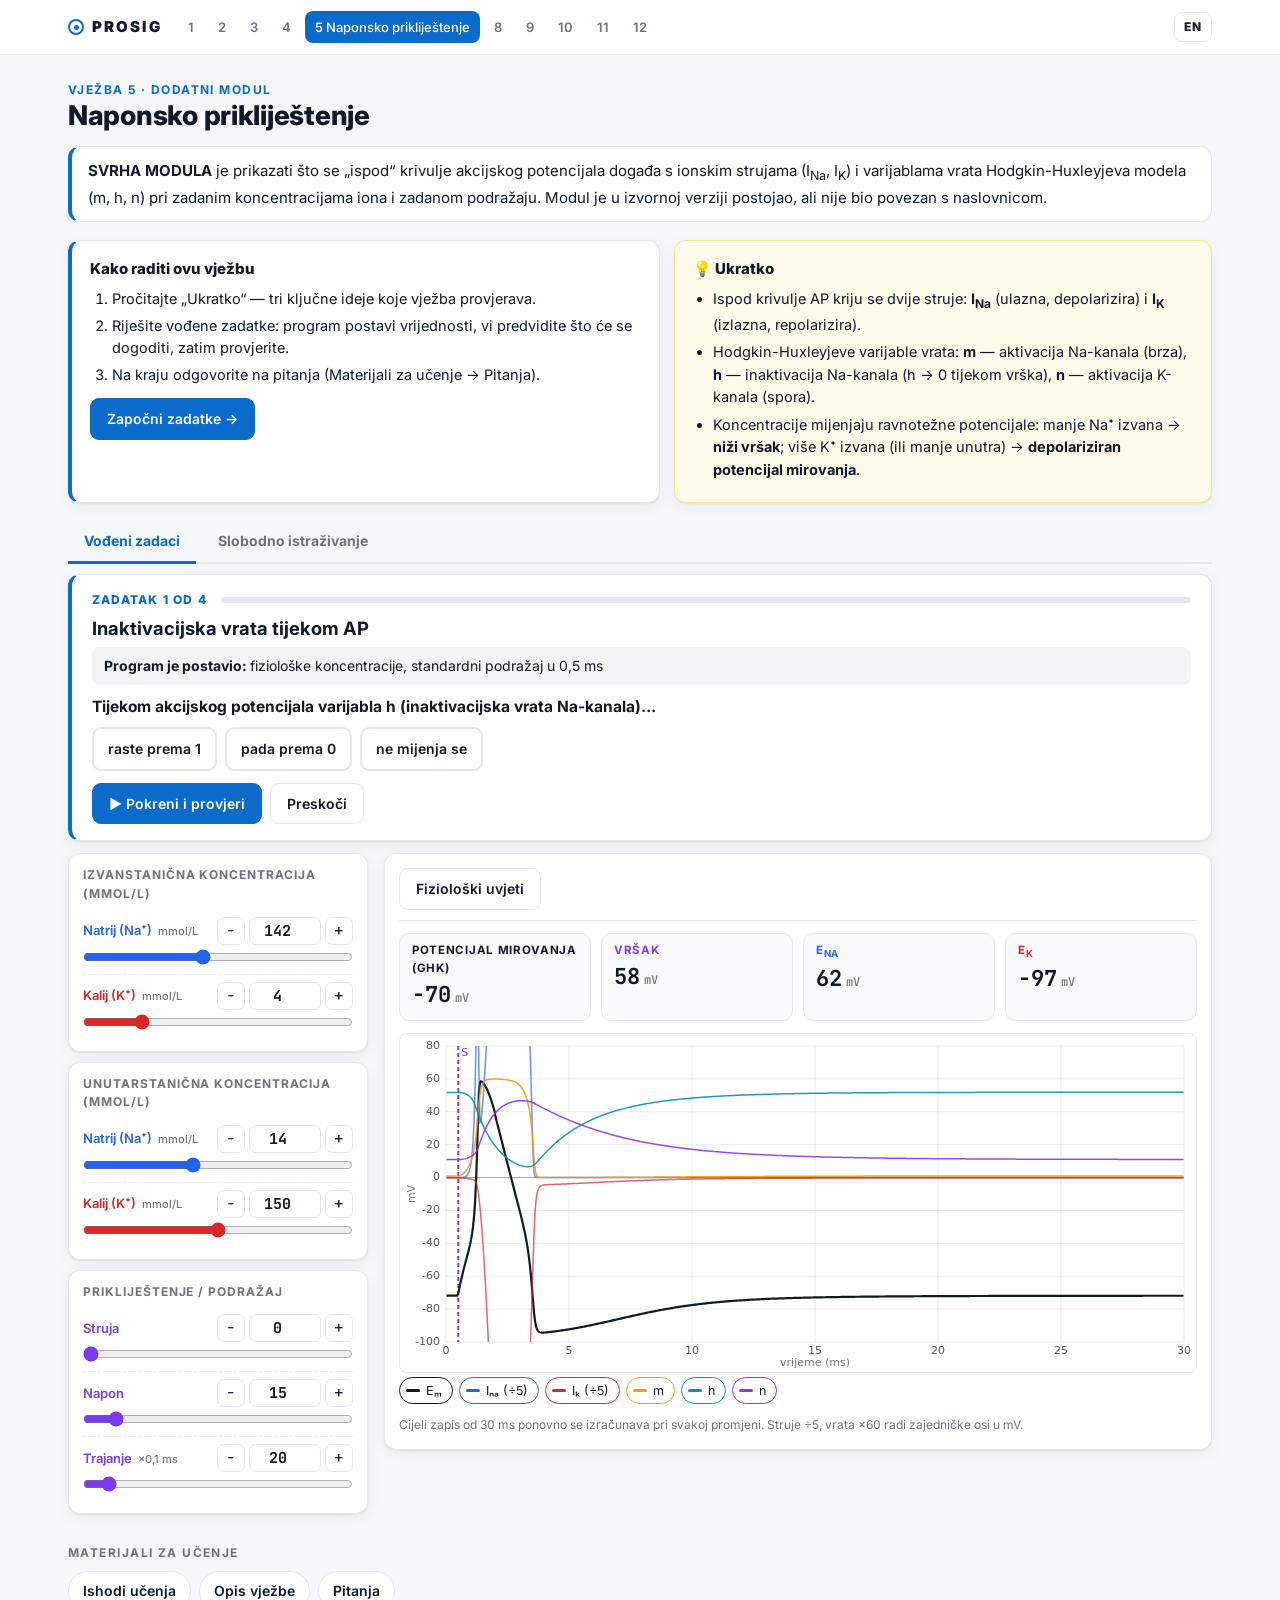
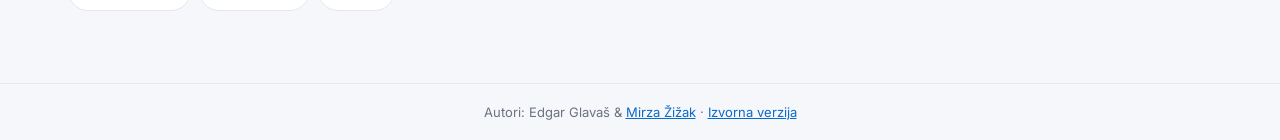
<file: v5.html>
<!DOCTYPE html>
<html lang="hr">
<head>
<meta charset="utf-8">
<meta name="viewport" content="width=device-width,initial-scale=1">
<link rel="icon" href="data:image/svg+xml,%3Csvg xmlns='http://www.w3.org/2000/svg' viewBox='0 0 32 32'%3E%3Ccircle cx='16' cy='16' r='12' fill='none' stroke='%230b6bcb' stroke-width='5'/%3E%3Ccircle cx='16' cy='16' r='5' fill='%230b6bcb'/%3E%3C/svg%3E">
<title>PROSIG — Vježba 5: Naponsko prikliještenje</title>
<link rel="preconnect" href="https://fonts.googleapis.com">
<link href="https://fonts.googleapis.com/css2?family=Inter:wght@400;500;600;700;800;900&family=JetBrains+Mono:wght@500;700&display=swap" rel="stylesheet">
<link rel="stylesheet" href="css/style.css">
</head>
<body>
<main class="page">
  <div class="page-head">
    <div class="kicker"><span data-i18n="nav.ex"></span> 5 · <span data-lang="hr">dodatni modul</span><span data-lang="en">extra module</span></div>
    <h1 data-i18n="ex5"></h1>
  </div>
  <div class="purpose" data-lang="hr"><b>SVRHA MODULA</b> je prikazati što se „ispod“ krivulje akcijskog potencijala događa s ionskim strujama (I<sub>Na</sub>, I<sub>K</sub>) i varijablama vrata Hodgkin-Huxleyjeva modela (m, h, n) pri zadanim koncentracijama iona i zadanom podražaju. Modul je u izvornoj verziji postojao, ali nije bio povezan s naslovnicom.</div>
  <div class="purpose" data-lang="en"><b>PURPOSE OF THE MODULE:</b> to show what happens "beneath" the action-potential curve to the ionic currents (I<sub>Na</sub>, I<sub>K</sub>) and the gate variables of the Hodgkin-Huxley model (m, h, n) for given ion concentrations and a given stimulus. The module existed in the original version but was not linked from the home page.</div>
  <div id="intro"></div>
  <div id="modes"></div>
  <div class="sim" id="sim"></div>
  <div class="materials-title" data-i18n="materials"></div>
  <div id="sections"></div>
</main>

<template id="tpl-key">
  <ul>
    <li>Ispod krivulje AP kriju se dvije struje: <b>I<sub>Na</sub></b> (ulazna, depolarizira) i <b>I<sub>K</sub></b> (izlazna, repolarizira).</li>
    <li>Hodgkin-Huxleyjeve varijable vrata: <b>m</b> — aktivacija Na-kanala (brza), <b>h</b> — inaktivacija Na-kanala (h → 0 tijekom vrška), <b>n</b> — aktivacija K-kanala (spora).</li>
    <li>Koncentracije mijenjaju ravnotežne potencijale: manje Na⁺ izvana → <b>niži vršak</b>; više K⁺ izvana (ili manje unutra) → <b>depolariziran potencijal mirovanja</b>.</li>
  </ul>
</template>
<template id="tpl-key-en">
  <ul>
    <li>Beneath the AP curve lie two currents: <b>I<sub>Na</sub></b> (inward, depolarises) and <b>I<sub>K</sub></b> (outward, repolarises).</li>
    <li>Hodgkin-Huxley gate variables: <b>m</b> — Na-channel activation (fast), <b>h</b> — Na-channel inactivation (h → 0 during the peak), <b>n</b> — K-channel activation (slow).</li>
    <li>Concentrations change the equilibrium potentials: less extracellular Na⁺ → <b>lower peak</b>; more extracellular K⁺ (or less intracellular) → <b>depolarised resting potential</b>.</li>
  </ul>
</template>

<template id="tpl-outcomes">
  <span class="draft">Nacrt — za pregled autora.</span>
  <ul>
    <li>povezati tijek akcijskog potencijala s vremenskim tijekom natrijske i kalijske struje</li>
    <li>opisati značenje varijabli m, h i n u Hodgkin-Huxleyjevu modelu i njihov odnos prema stanjima kanala (aktivacija, inaktivacija, deaktivacija)</li>
    <li>predvidjeti kako promjene unutarstaničnih i izvanstaničnih koncentracija Na⁺ i K⁺ mijenjaju ravnotežne potencijale, potencijal mirovanja i amplitudu AP</li>
  </ul>
</template>

<template id="tpl-howto">
  <span class="draft">Nacrt — za pregled autora.</span>
  <p>Za razliku od prethodnih vježbi, ovdje se cijeli zapis od 30 ms izračunava odjednom pri svakoj promjeni parametara. Podražaj se primjenjuje u trenutku 0,5 ms (oznaka S na grafu). Povećavajte <b>struju</b> ili <b>napon</b> podražaja dok ne nastane akcijski potencijal, zatim u legendi uključite ili isključite pojedine krivulje i promatrajte: (1) I<sub>Na</sub> (ulazna, u grafu pozitivna) prethodi vršku AP, a I<sub>K</sub> (izlazna) ga slijedi; (2) varijabla <b>m</b> raste gotovo trenutno s depolarizacijom, <b>h</b> pada (inaktivacija) i oporavlja se tek nakon repolarizacije, a <b>n</b> raste sporo i ostaje povišen tijekom hiperpolarizacije.</p>
  <p>Zatim mijenjajte koncentracije: snižavanje [K⁺]<sub>unutar</sub> ili povišenje [K⁺]<sub>izvan</sub> depolarizira potencijal mirovanja; snižavanje [Na⁺]<sub>izvan</sub> snižava E<sub>Na</sub> i vršak AP.</p>
</template>

<template id="tpl-questions">
  <span class="draft">Nacrt — za pregled autora.</span>
  <ol>
    <li>Zašto I<sub>Na</sub> doseže vršak prije vrška akcijskog potencijala, a I<sub>K</sub> nakon njega?</li>
    <li>Što znači da je varijabla h tijekom vrška AP blizu nule? Kako se to odražava na podražljivost membrane (usporedite s Vježbom 4)?</li>
    <li>Kako se vršak AP mijenja sniženjem izvanstaničnog Na⁺ sa 142 na 120 mmol/L? Objasnite pomoću Nernstove jednadžbe.</li>
  </ol>
</template>

<template id="tpl-outcomes-en">
  <span class="draft">Draft — for the authors' review.</span>
  <ul>
    <li>relate the time course of the action potential to the time course of the sodium and potassium currents</li>
    <li>describe the meaning of the variables m, h and n in the Hodgkin-Huxley model and their relation to channel states (activation, inactivation, deactivation)</li>
    <li>predict how changes in intracellular and extracellular Na⁺ and K⁺ concentrations alter the equilibrium potentials, the resting potential and the AP amplitude</li>
  </ul>
</template>

<template id="tpl-howto-en">
  <span class="draft">Draft — for the authors' review.</span>
  <p>Unlike the previous exercises, here the entire 30 ms record is computed at once whenever a parameter changes. The stimulus is applied at 0.5 ms (marked S on the graph). Increase the stimulus <b>current</b> or <b>voltage</b> until an action potential appears, then switch individual curves on and off in the legend and observe: (1) I<sub>Na</sub> (inward, plotted positive) precedes the AP peak and I<sub>K</sub> (outward) follows it; (2) the variable <b>m</b> rises almost instantaneously with depolarisation, <b>h</b> falls (inactivation) and recovers only after repolarisation, while <b>n</b> rises slowly and remains elevated during the hyperpolarisation.</p>
  <p>Then vary the concentrations: lowering [K⁺]<sub>in</sub> or raising [K⁺]<sub>out</sub> depolarises the resting potential; lowering [Na⁺]<sub>out</sub> lowers E<sub>Na</sub> and the AP peak.</p>
</template>

<template id="tpl-questions-en">
  <span class="draft">Draft — for the authors' review.</span>
  <ol>
    <li>Why does I<sub>Na</sub> peak before the peak of the action potential, and I<sub>K</sub> after it?</li>
    <li>What does it mean that the variable h is close to zero at the AP peak? How does this affect membrane excitability (compare with Exercise 4)?</li>
    <li>How does the AP peak change when extracellular Na⁺ is lowered from 142 to 120 mmol/L? Explain using the Nernst equation.</li>
  </ol>
</template>

<script type="module" src="js/v5.js"></script>
</body>
</html>
</file>
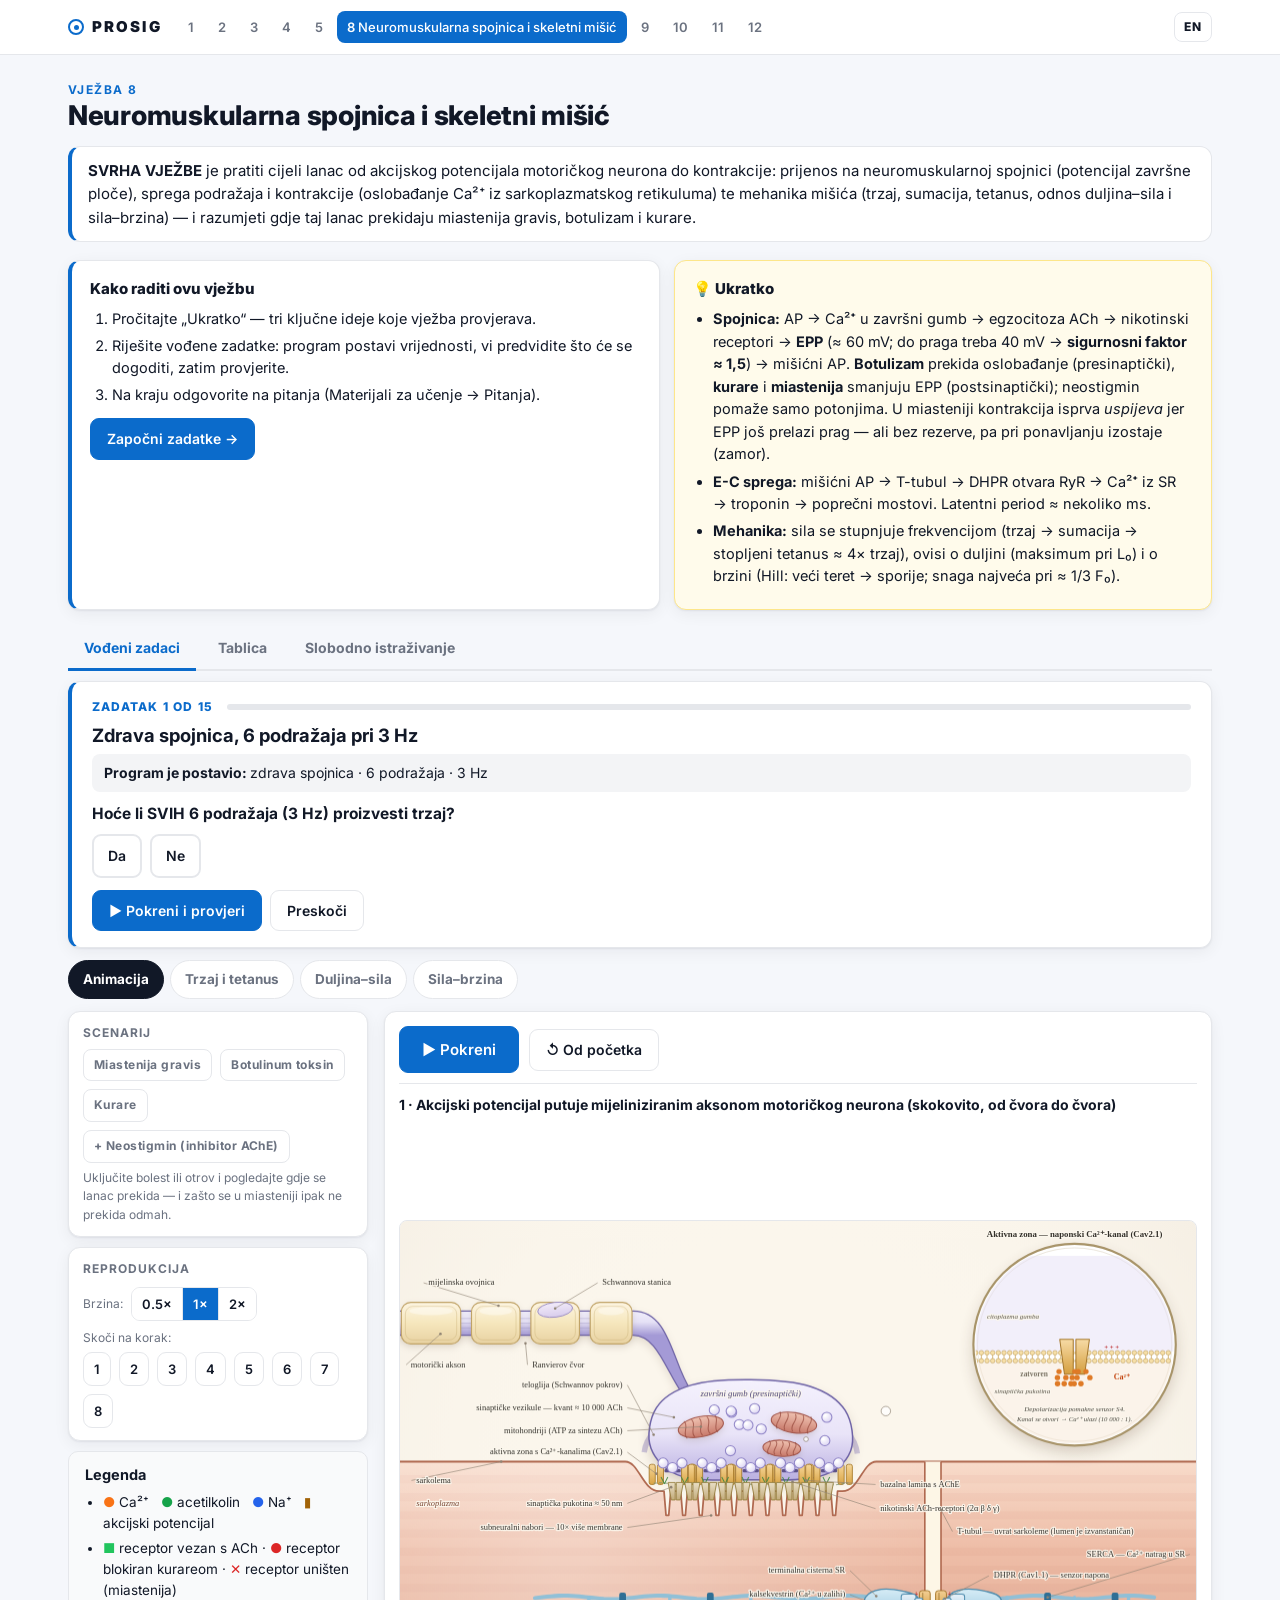
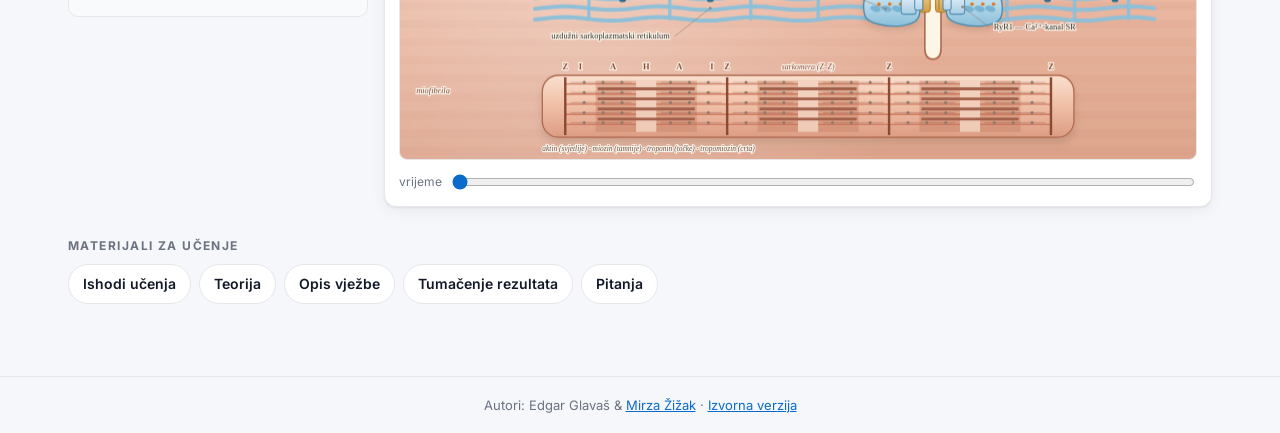
<file: v8.html>
<!DOCTYPE html>
<html lang="hr">
<head>
<meta charset="utf-8">
<meta name="viewport" content="width=device-width,initial-scale=1">
<link rel="icon" href="data:image/svg+xml,%3Csvg xmlns='http://www.w3.org/2000/svg' viewBox='0 0 32 32'%3E%3Ccircle cx='16' cy='16' r='12' fill='none' stroke='%230b6bcb' stroke-width='5'/%3E%3Ccircle cx='16' cy='16' r='5' fill='%230b6bcb'/%3E%3C/svg%3E">
<title>PROSIG — Vježba 8: Neuromuskularna spojnica i skeletni mišić</title>
<link rel="preconnect" href="https://fonts.googleapis.com">
<link href="https://fonts.googleapis.com/css2?family=Inter:wght@400;500;600;700;800;900&family=JetBrains+Mono:wght@500;700&display=swap" rel="stylesheet">
<link rel="stylesheet" href="css/style.css">
</head>
<body>
<main class="page">
  <div class="page-head">
    <div class="kicker"><span data-i18n="nav.ex"></span> 8</div>
    <h1 data-i18n="ex8"></h1>
  </div>
  <div class="purpose" data-lang="hr"><b>SVRHA VJEŽBE</b> je pratiti cijeli lanac od akcijskog potencijala motoričkog neurona do kontrakcije: prijenos na neuromuskularnoj spojnici (potencijal završne ploče), sprega podražaja i kontrakcije (oslobađanje Ca²⁺ iz sarkoplazmatskog retikuluma) te mehanika mišića (trzaj, sumacija, tetanus, odnos duljina–sila i sila–brzina) — i razumjeti gdje taj lanac prekidaju miastenija gravis, botulizam i kurare.</div>
  <div class="purpose" data-lang="en"><b>PURPOSE OF THE EXERCISE:</b> to follow the whole chain from the motor-neuron action potential to contraction: transmission at the neuromuscular junction (end-plate potential), excitation–contraction coupling (Ca²⁺ release from the sarcoplasmic reticulum) and muscle mechanics (twitch, summation, tetanus, length–tension and force–velocity relations) — and to understand where myasthenia gravis, botulism and curare break that chain.</div>
  <div id="intro"></div>
  <div id="modes"></div>
  <div id="sim" class="sim"></div>
  <div class="materials-title" data-i18n="materials"></div>
  <div id="sections"></div>
</main>

<template id="tpl-key">
  <ul>
    <li><b>Spojnica:</b> AP → Ca²⁺ u završni gumb → egzocitoza ACh → nikotinski receptori → <b>EPP</b> (≈ 60 mV; do praga treba 40 mV → <b>sigurnosni faktor ≈ 1,5</b>) → mišićni AP. <b>Botulizam</b> prekida oslobađanje (presinaptički), <b>kurare</b> i <b>miastenija</b> smanjuju EPP (postsinaptički); neostigmin pomaže samo potonjima. U miasteniji kontrakcija isprva <i>uspijeva</i> jer EPP još prelazi prag — ali bez rezerve, pa pri ponavljanju izostaje (zamor).</li>
    <li><b>E-C sprega:</b> mišićni AP → T-tubul → DHPR otvara RyR → Ca²⁺ iz SR → troponin → poprečni mostovi. Latentni period ≈ nekoliko ms.</li>
    <li><b>Mehanika:</b> sila se stupnjuje frekvencijom (trzaj → sumacija → stopljeni tetanus ≈ 4× trzaj), ovisi o duljini (maksimum pri L₀) i o brzini (Hill: veći teret → sporije; snaga najveća pri ≈ 1/3 F₀).</li>
  </ul>
</template>
<template id="tpl-key-en">
  <ul>
    <li><b>Junction:</b> AP → Ca²⁺ into the terminal → ACh exocytosis → nicotinic receptors → <b>EPP</b> (≈ 60 mV; 40 mV needed for threshold → <b>safety factor ≈ 1.5</b>) → muscle AP. <b>Botulism</b> stops release (presynaptic), <b>curare</b> and <b>myasthenia</b> reduce the EPP (postsynaptic); neostigmine helps only the latter. In myasthenia contraction at first <i>succeeds</i> because the EPP still crosses threshold — but with no reserve, so on repetition it fails (fatigue).</li>
    <li><b>E-C coupling:</b> muscle AP → T-tubule → DHPR opens RyR → Ca²⁺ from the SR → troponin → cross-bridges. Latent period ≈ a few ms.</li>
    <li><b>Mechanics:</b> force is graded by frequency (twitch → summation → fused tetanus ≈ 4× twitch), depends on length (maximum at L₀) and on velocity (Hill: heavier load → slower; power peaks at ≈ 1/3 F₀).</li>
  </ul>
</template>

<template id="tpl-outcomes">
  <span class="draft">Nacrt — nova vježba (2026.); pripremljeno za pregled autora.</span>
  <h2>Nakon obrade ove vježbe moći ćete:</h2>
  <ul>
    <li>opisati redoslijed događaja na neuromuskularnoj spojnici od dolaska akcijskog potencijala do nastanka potencijala završne ploče (EPP) i objasniti pojam sigurnosnog faktora prijenosa</li>
    <li>objasniti spregu podražaja i kontrakcije: ulogu T-tubula, dihidropiridinskog i rianodinskog receptora, sarkoplazmatskog retikuluma i troponina</li>
    <li>razlikovati trzaj, sumaciju, nestopljeni i stopljeni tetanus te objasniti kako mišić stupnjuje silu</li>
    <li>izmjeriti latentni period i vršnu silu iz zapisa kontrakcije i izračunati omjer tetanus/trzaj</li>
    <li>protumačiti krivulju duljina–sila (aktivna, pasivna, ukupna) i krivulju sila–brzina te odrediti opterećenje pri kojem je snaga najveća</li>
    <li>objasniti mehanizam i razlike učinaka miastenije gravis, botulizma i kurarea te predvidjeti djelovanje inhibitora acetilkolinesteraze u svakom od njih</li>
  </ul>
</template>

<template id="tpl-theory">
  <span class="draft">Nacrt — za pregled autora.</span>
  <p><b>NEUROMUSKULARNA SPOJNICA.</b> Svako vlakno skeletnog mišića inervira jedan α-motorički neuron na motoričkoj završnoj ploči. Kad akcijski potencijal stigne u završni gumb, depolarizacija otvori <b>naponske Ca²⁺-kanale</b> (tip P/Q); ulazak Ca²⁺ aktivira sinaptotagmin i pokreće stapanje sinaptičkih vezikula s membranom posredovano <b>SNARE-bjelančevinama</b> (sinaptobrevin, SNAP-25, sintaksin). Jedan AP oslobodi oko 100–200 <i>kvanta</i> acetilkolina (jedna vezikula ≈ 10 000 molekula = 1 kvant). ACh difundira kroz pukotinu (≈ 50 nm) i veže se na <b>nikotinske ACh-receptore</b> na vrhovima postsinaptičkih nabora; receptor je ligandom nadzirani kationski kanal čije otvaranje pusti Na⁺ u stanicu (i nešto K⁺ van). Nastala depolarizacija je <b>potencijal završne ploče (EPP)</b>: stupnjevit, lokalni potencijal od ≈ 50–70 mV. Spontano stapanje pojedinačne vezikule daje <i>minijaturni</i> EPP (MEPP) od ≈ 0,5–1 mV — dokaz kvantalne prirode prijenosa (Katz).</p>
  <p>EPP je znatno veći od ≈ 40 mV potrebnih da se sarkolema depolarizira s −90 mV do praga (≈ −50 mV); omjer EPP/prag nazivamo <b>sigurnosni faktor</b> (≈ 1,5 u čovjeka). Zato svaki živčani impuls u zdravog čovjeka izazove mišićni akcijski potencijal — prijenos je „jedan na jedan“. ACh se u pukotini unutar milisekunde razgrađuje <b>acetilkolinesterazom (AChE)</b> na kolin i acetat; kolin se vraća u završni gumb za ponovnu sintezu. Inhibitori AChE (neostigmin, piridostigmin, edrofonij; organofosfati) produljuju i pojačavaju EPP.</p>
  <p><b>SPREGA PODRAŽAJA I KONTRAKCIJE.</b> Mišićni AP širi se sarkolemom i uranja u vlakno <b>T-tubulima</b>. U trijadi T-tubul je priljubljen uz terminalne cisterne <b>sarkoplazmatskog retikuluma (SR)</b>. Naponski senzor T-tubula, <b>dihidropiridinski receptor (DHPR)</b>, pri depolarizaciji mijenja konformaciju i <i>mehanički</i> otvara <b>rianodinski receptor (RyR1)</b> u membrani SR — u skeletnom mišiću za to nije potreban ulazak izvanstaničnog Ca²⁺ (za razliku od srca). Ca²⁺ iz SR poraste u sarkoplazmi s ≈ 0,1 na ≈ 10 µmol/L, veže se na <b>troponin C</b>, tropomiozin se pomakne i otkrije vezna mjesta na aktinu; miozinske glave vežu aktin i uz hidrolizu ATP-a „veslaju“ — <b>poprečni mostovi</b>, klizanje filamenata, skraćenje sarkomere. Ca²⁺-ATPaza SR (SERCA) aktivno vraća Ca²⁺ u SR, troponin ga otpušta i mišić se opušta. Vrijeme od podražaja do početka porasta sile — <b>latentni period</b> (≈ 2–10 ms) — obuhvaća sinaptički prijenos, širenje AP, oslobađanje Ca²⁺ i istezanje serijskih elastičnih elemenata.</p>
  <p><b>TRZAJ, SUMACIJA, TETANUS.</b> Jedan AP daje <b>trzaj</b>: kratak porast i pad sile (≈ 20–100 ms, ovisno o tipu vlakna). Mišićni AP traje samo 2–3 ms, mnogo kraće od trzaja, pa mišić <i>nema refrakterno razdoblje mehanike</i>: novi podražaj koji stigne prije nego što se Ca²⁺ vrati u SR zbraja se s prethodnim — <b>sumacija</b>. Pri višim frekvencijama sila raste i postaje valovita (<b>nestopljeni tetanus</b>), a iznad frekvencije stapanja (≈ 30–60 Hz) Ca²⁺ ostaje trajno povišen i sila je glatka i maksimalna — <b>stopljeni tetanus</b>, 3–5 puta veći od trzaja. Trzaj je manji od tetanusa jer se kratkotrajna aktivacija potroši na istezanje elastičnih elemenata prije nego se svi mostovi uključe. Živčani sustav stupnjuje silu mišića <b>frekvencijom</b> impulsa i <b>brojem</b> aktivnih motoričkih jedinica.</p>
  <p><b>DULJINA–SILA.</b> Sila koju vlakno može razviti ovisi o preklapanju aktina i miozina (Gordon, Huxley i Julian, 1966.). Na duljini mirovanja (sarkomera ≈ 2,0–2,2 µm, L₀) preklapanje je optimalno i <b>aktivna sila</b> najveća; pri istezanju (silazni krak) preklapanje se smanjuje, pri skraćivanju (uzlazni krak) tanki filamenti se sudaraju, a debeli udaraju u Z-linije. Istezanju se suprotstavlja i <b>pasivna sila</b> elastičnih struktura (titin, vezivo) koja eksponencijalno raste iznad L₀; ukupna sila je zbroj aktivne i pasivne. U tijelu mišići rade blizu L₀ — mjerljivo pravilo: sila stiska šake najveća je u umjerenoj ekstenziji zapešća.</p>
  <p><b>SILA–BRZINA.</b> Što je opterećenje veće, mišić se skraćuje sporije; pri opterećenju jednakom izometričkoj sili F₀ brzina je nula, a bez opterećenja doseže v<sub>max</sub> (A. V. Hill, 1938.): (F + a)(v + b) = (F₀ + a)·b. Krivulja je hiperbola jer mostovi, koji se odvajaju i ponovno vežu, pri većoj brzini sve manje vremena provode u stanju koje generira silu. <b>Snaga</b> (F·v) je nula na oba kraja i najveća pri ≈ 30 % F₀ i ≈ 30 % v<sub>max</sub>. Pri izduživanju pod teretom (ekscentrična kontrakcija) sila može biti i veća od F₀.</p>
  <h2>KLINIČKI SLUČAJEVI</h2>
  <p><b>Miastenija gravis</b> — autoimuna bolest s protutijelima na nikotinske ACh-receptore (rjeđe na MuSK). Protutijela blokiraju receptore, ubrzavaju njihovu razgradnju i aktiviraju komplement koji oštećuje postsinaptičku membranu: broj funkcionalnih receptora pada na trećinu do polovice, nabori postaju plići, a pukotina šira.</p>
  <div class="box">
    <div class="box-title">Zašto se miastenični mišić uopće kontrahira ako su receptori uništeni?</div>
    <p>Zato što zdrava spojnica ima <b>rezervu</b>. Normalni EPP (≈ 60 mV) daleko je veći od depolarizacije potrebne za prag (≈ 40 mV): sigurnosni faktor ≈ 1,5. Gubitak dijela receptora najprije samo troši tu rezervu — EPP padne na, recimo, 45 mV, ali to je <i>još uvijek iznad praga</i>, mišićni AP nastaje i trzaj je normalne veličine (AP je „sve ili ništa“). Zato je miastenični bolesnik ujutro i nakon odmora gotovo normalne snage, a refleksi i pojedinačni pokreti uredni.</p>
    <p>Problem se pojavljuje <b>pri ponavljanju</b>: svaki AP potroši dio odmah raspoložive zalihe vezikula, pa se količina oslobođenog ACh (i EPP) u prvih nekoliko impulsa smanji za 10–20 %. Zdrava spojnica to ne primijeti (EPP s 60 padne na 50 mV — još iznad praga), a miastenična, koja je već na rubu, padne ispod praga: sve više vlakana prestaje odgovarati, sila pada — <b>zamorljiva slabost</b> i <b>dekrement</b> na repetitivnoj stimulaciji (3 Hz). Nakon odmora zaliha se obnovi i snaga se vrati. Isto vrijedi za nabore: njihov gubitak smanjuje i gustoću Na-kanala oko ploče pa i prag lakše „izmakne“.</p>
    <p>Inhibitor AChE (piridostigmin) ne vraća receptore, ali dopušta svakom kvantu ACh da dulje djeluje na one preostale — EPP naraste i rezerva se vraća. U vježbi to vidite u animaciji (scenarij miastenija: lanac se <i>ne</i> prekida pri prvom podražaju) i u zadacima 6–8.</p>
  </div>
  <p>Klinički: ptoza, diplopija, disfagija i slabost udova koje se pogoršavaju tijekom dana i naporom; dijagnoza protutijelima, repetitivnom stimulacijom i edrofonijskim testom; liječenje inhibitorima AChE, imunosupresivima i timektomijom.</p>
  <p><b>Botulizam</b> — toksin <i>Clostridium botulinum</i> proteolitički cijepa SNARE-bjelančevine i onemogućuje egzocitozu ACh: <i>presinaptička</i> blokada. Nastaje silazna mlohava paraliza (prvo očni i bulbarni mišići), ugrožena je dišna muskulatura. Inhibitori AChE ne pomažu — nema ACh koji bi se štitio; liječenje je antitoksin i potpora disanju. Isti mehanizam u mikrodozama koristi se terapijski (distonije, spasticitet) i kozmetički.</p>
  <p><b>Kurare</b> (d-tubokurarin) i nedepolarizirajući mišićni relaksansi (rokuronij) — <i>kompetitivni antagonisti</i> nikotinskog receptora: zauzimaju vezno mjesto, ali ne otvaraju kanal. EPP se smanjuje razmjerno udjelu zauzetih receptora; kad padne ispod praga nastupa mlohava paraliza, a svijest i osjet su očuvani. Budući da je blokada kompetitivna, povećanje koncentracije ACh (neostigmin) je poništava — to je standardni postupak na kraju anestezije. Depolarizirajući relaksansi (sukcinilkolin) djeluju suprotno: trajno depolariziraju ploču pa okolna sarkolema ostaje inaktivirana.</p>
</template>

<template id="tpl-howto">
  <span class="draft">Nacrt — za pregled autora.</span>
  <p><b>IZVOĐENJE VJEŽBE.</b> Simulacija ima četiri kartice. <b>Animacija</b> prikazuje cijeli lanac događaja korak po korak (8 koraka) u presjeku spojnice i vlakna kakav je u udžbeniku; gumb Pokreni, klizač vremena i gumbi za skok na pojedini korak. Uključivanjem scenarija (miastenija, botulizam, kurare, neostigmin) vidi se gdje se lanac prekida — i zašto se u miasteniji pri prvom podražaju ne prekida. <b>Trzaj i tetanus</b> podražuje živac zadanom frekvencijom i brojem podražaja i crta silu mišića; svaki podražaj prolazi kroz spojnicu (aktivni scenarij utječe na silu!), a program automatski očitava EPP, broj mišićnih AP, vršnu silu, latentni period i stopljenost tetanusa te ispisuje tumačenje u okviru „Što očitavam“. <b>Duljina–sila</b> i <b>Sila–brzina</b> su interaktivne krivulje s klizačem i istim okvirom s tumačenjem.</p>
  <ol>
    <li>pogledajte animaciju u cijelosti (zdrava spojnica), zatim je ponovite s uključenim botulizmom, kurareom i miastenijom;</li>
    <li>riješite vođene zadatke — oni vas vode kroz spojnicu (8 zadataka), mehaniku (4) i krivulje (3);</li>
    <li>u tablici izmjerite vršnu silu i latentni period za frekvencije 1–60 Hz i odredite frekvenciju stapanja i omjer tetanus/trzaj;</li>
    <li>na kartici Duljina–sila pronađite duljinu pri kojoj je aktivna sila najveća i duljinu pri kojoj pasivna sila premaši aktivnu;</li>
    <li>na kartici Sila–brzina odredite opterećenje najveće snage.</li>
  </ol>
  <p><b>Račun.</b> Latentni period = t(početak porasta sile) − t(podražaj). Omjer tetanus/trzaj = vršna sila stopljenog tetanusa / vršna sila trzaja. Snaga = sila × brzina.</p>
</template>

<template id="tpl-results">
  <span class="draft">Nacrt — za pregled autora.</span>
  <p><b>Spojnica.</b> U zdravoj spojnici EPP iznosi ≈ 60 mV pa svaki podražaj, i pri 50 Hz, izazove mišićni AP. Kurare prepolovi EPP (≈ 30 mV — ispod praga), a neostigmin ga vrati iznad praga: kompetitivna blokada je reverzibilna. Botulizam svede EPP na ≈ 5 mV bez obzira na neostigmin: presinaptička blokada. Miastenija: EPP ≈ 45 mV — prvi podražaji uspiju, ali pri 3 Hz dekrement ruši EPP ispod praga od 4. podražaja; neostigmin (EPP ≈ 75 mV) uklanja dekrement.</p>
  <p><b>Mehanika.</b> Trzaj ≈ 2 N s latentnim periodom ≈ 3 ms. Pri 10 Hz sila se zbraja (≈ 2,4 N), pri 20 Hz nestopljeni tetanus (≈ 3,8 N, valovitost ≈ 40 %), pri 40 Hz gotovo stopljen (≈ 7 N), pri 60 Hz stopljen (≈ 8,8 N, valovitost 2 %) — omjer tetanus/trzaj ≈ 4. U miasteniji pri 3 Hz nakon prvih trzaja podražaji ostaju bez odgovora.</p>
  <p><b>Krivulje.</b> Aktivna sila je 100 % na platou 0,95–1,1 L₀, ≈ 40 % pri 1,5 L₀ i ≈ 40 % pri 0,7 L₀; pasivna sila premaši aktivnu iznad ≈ 1,55 L₀. Brzina skraćivanja pada hiperbolički s opterećenjem; snaga je najveća pri ≈ 3 N = 30 % F₀.</p>
</template>

<template id="tpl-questions">
  <span class="draft">Nacrt — za pregled autora.</span>
  <ol>
    <li>Nabrojite redom događaje od akcijskog potencijala u aksonu do skraćenja sarkomere. Na kojem mjestu djeluje botulinum toksin, na kojem kurare, a na kojem protutijela u miasteniji gravis?</li>
    <li>Što je sigurnosni faktor neuromuskularnog prijenosa i zašto miastenični bolesnik slabi tijekom dana, a zdrav čovjek pri jednakom naporu ne?</li>
    <li>Zašto inhibitor acetilkolinesteraze pomaže u miasteniji i pri otrovanju kurareom, a ne pomaže u botulizmu?</li>
    <li>Zašto se trzaji mogu zbrajati iako se akcijski potencijali ne mogu? Što ograničava silu trzaja u odnosu na tetanus?</li>
    <li>Iz zapisa trzaja odredite latentni period i objasnite koji procesi u njemu sudjeluju.</li>
    <li>Objasnite oblik krivulje duljina–sila molekularnim mehanizmom. Zašto je ukupna sila pri velikom istezanju veća od aktivne?</li>
    <li>Pri kojem je opterećenju snaga mišića najveća i kako to objašnjava izbor prijenosa na biciklu ili ritma pri dizanju tereta?</li>
  </ol>
</template>

<template id="tpl-outcomes-en">
  <span class="draft">Draft — new exercise (2026); prepared for the authors' review.</span>
  <h2>After completing this exercise you will be able to:</h2>
  <ul>
    <li>describe the sequence of events at the neuromuscular junction from the arrival of the action potential to the end-plate potential (EPP) and explain the safety factor of transmission</li>
    <li>explain excitation–contraction coupling: the roles of the T-tubule, the dihydropyridine and ryanodine receptors, the sarcoplasmic reticulum and troponin</li>
    <li>distinguish twitch, summation, unfused and fused tetanus and explain how muscle grades force</li>
    <li>measure the latent period and peak force from a contraction record and calculate the tetanus/twitch ratio</li>
    <li>interpret the length–tension curve (active, passive, total) and the force–velocity curve and find the load at which power is greatest</li>
    <li>explain the mechanisms and differences of myasthenia gravis, botulism and curare and predict the effect of an acetylcholinesterase inhibitor in each</li>
  </ul>
</template>

<template id="tpl-theory-en">
  <span class="draft">Draft — for the authors' review.</span>
  <p><b>THE NEUROMUSCULAR JUNCTION.</b> Each skeletal muscle fibre is innervated by one α-motor neuron at the motor end-plate. When an action potential reaches the terminal, depolarisation opens <b>voltage-gated Ca²⁺ channels</b> (P/Q type); Ca²⁺ entry activates synaptotagmin and triggers fusion of synaptic vesicles with the membrane mediated by <b>SNARE proteins</b> (synaptobrevin, SNAP-25, syntaxin). One AP releases about 100–200 <i>quanta</i> of acetylcholine (one vesicle ≈ 10 000 molecules = 1 quantum). ACh diffuses across the cleft (≈ 50 nm) and binds <b>nicotinic ACh receptors</b> on the crests of the postsynaptic folds; the receptor is a ligand-gated cation channel whose opening lets Na⁺ into the cell (and some K⁺ out). The resulting depolarisation is the <b>end-plate potential (EPP)</b>: a graded, local potential of ≈ 50–70 mV. Spontaneous fusion of a single vesicle gives a <i>miniature</i> EPP (MEPP) of ≈ 0.5–1 mV — the evidence for the quantal nature of transmission (Katz).</p>
  <p>The EPP is much larger than the ≈ 40 mV needed to depolarise the sarcolemma from −90 mV to threshold (≈ −50 mV); the ratio EPP/threshold is the <b>safety factor</b> (≈ 1.5 in humans). Hence every nerve impulse in a healthy person evokes a muscle action potential — transmission is "one to one". ACh in the cleft is hydrolysed within a millisecond by <b>acetylcholinesterase (AChE)</b> into choline and acetate; choline is taken back into the terminal for resynthesis. AChE inhibitors (neostigmine, pyridostigmine, edrophonium; organophosphates) prolong and enlarge the EPP.</p>
  <p><b>EXCITATION–CONTRACTION COUPLING.</b> The muscle AP spreads along the sarcolemma and dives into the fibre through the <b>T-tubules</b>. In the triad the T-tubule lies against the terminal cisternae of the <b>sarcoplasmic reticulum (SR)</b>. The T-tubule voltage sensor, the <b>dihydropyridine receptor (DHPR)</b>, changes conformation on depolarisation and <i>mechanically</i> opens the <b>ryanodine receptor (RyR1)</b> in the SR membrane — in skeletal muscle no extracellular Ca²⁺ entry is needed (unlike the heart). Ca²⁺ from the SR rises in the sarcoplasm from ≈ 0.1 to ≈ 10 µmol/L, binds <b>troponin C</b>, tropomyosin moves and uncovers the binding sites on actin; myosin heads bind actin and, hydrolysing ATP, "row" — <b>cross-bridges</b>, filament sliding, sarcomere shortening. The SR Ca²⁺-ATPase (SERCA) actively pumps Ca²⁺ back into the SR, troponin releases it and the muscle relaxes. The time from stimulus to the onset of force — the <b>latent period</b> (≈ 2–10 ms) — covers synaptic transmission, AP propagation, Ca²⁺ release and the stretching of series elastic elements.</p>
  <p><b>TWITCH, SUMMATION, TETANUS.</b> One AP produces a <b>twitch</b>: a brief rise and fall of force (≈ 20–100 ms depending on fibre type). The muscle AP lasts only 2–3 ms, far shorter than the twitch, so muscle <i>has no mechanical refractory period</i>: a new stimulus arriving before Ca²⁺ has been returned to the SR adds to the previous one — <b>summation</b>. At higher frequencies force grows and becomes rippled (<b>unfused tetanus</b>); above the fusion frequency (≈ 30–60 Hz) Ca²⁺ stays permanently elevated and force is smooth and maximal — <b>fused tetanus</b>, 3–5 times the twitch. The twitch is smaller than the tetanus because the brief activation is spent stretching the elastic elements before all cross-bridges engage. The nervous system grades muscle force by impulse <b>frequency</b> and by the <b>number</b> of active motor units.</p>
  <p><b>LENGTH–TENSION.</b> The force a fibre can develop depends on actin–myosin overlap (Gordon, Huxley and Julian, 1966). At resting length (sarcomere ≈ 2.0–2.2 µm, L₀) overlap is optimal and <b>active force</b> maximal; on stretching (descending limb) overlap decreases, on shortening (ascending limb) the thin filaments collide and the thick filaments hit the Z-lines. Stretching is also opposed by the <b>passive force</b> of elastic structures (titin, connective tissue), which rises exponentially beyond L₀; total force is the sum of active and passive. In the body muscles work close to L₀ — a measurable rule: grip strength is greatest with the wrist in moderate extension.</p>
  <p><b>FORCE–VELOCITY.</b> The heavier the load, the more slowly the muscle shortens; at a load equal to the isometric force F₀ velocity is zero, and with no load it reaches v<sub>max</sub> (A. V. Hill, 1938): (F + a)(v + b) = (F₀ + a)·b. The curve is a hyperbola because cross-bridges, detaching and re-attaching, spend less and less time in the force-generating state at higher velocity. <b>Power</b> (F·v) is zero at both ends and greatest at ≈ 30 % F₀ and ≈ 30 % v<sub>max</sub>. During lengthening under load (eccentric contraction) force can exceed F₀.</p>
  <h2>CLINICAL CASES</h2>
  <p><b>Myasthenia gravis</b> — an autoimmune disease with antibodies against nicotinic ACh receptors (less often MuSK). The antibodies block the receptors, accelerate their degradation and activate complement, which damages the postsynaptic membrane: the number of functional receptors falls to a third or a half, the folds become shallower and the cleft wider.</p>
  <div class="box">
    <div class="box-title">Why does a myasthenic muscle contract at all if the receptors are destroyed?</div>
    <p>Because a healthy junction has a <b>reserve</b>. The normal EPP (≈ 60 mV) is far larger than the depolarisation needed for threshold (≈ 40 mV): safety factor ≈ 1.5. Losing part of the receptors at first only uses up that reserve — the EPP drops to, say, 45 mV, but that is <i>still above threshold</i>, a muscle AP fires and the twitch is of normal size (the AP is "all or none"). That is why a myasthenic patient has nearly normal strength in the morning and after rest, with normal reflexes and single movements.</p>
    <p>The trouble appears <b>on repetition</b>: every AP uses part of the readily releasable vesicle pool, so the amount of ACh released (and the EPP) falls by 10–20 % over the first few impulses. A healthy junction does not notice (the EPP drops from 60 to 50 mV — still above threshold); a myasthenic one, already at the edge, falls below threshold: more and more fibres stop responding, force declines — <b>fatigable weakness</b> and the <b>decrement</b> on repetitive stimulation (3 Hz). After rest the pool refills and strength returns. The loss of folds adds to this: it also reduces the density of Na channels around the end-plate, so threshold is missed more easily.</p>
    <p>An AChE inhibitor (pyridostigmine) does not restore receptors, but lets every quantum of ACh act longer on those that remain — the EPP grows and the reserve returns. In the exercise you see this in the animation (myasthenia scenario: the chain is <i>not</i> broken at the first stimulus) and in tasks 6–8.</p>
  </div>
  <p>Clinically: ptosis, diplopia, dysphagia and limb weakness that worsen through the day and with effort; diagnosis by antibodies, repetitive stimulation and the edrophonium test; treatment with AChE inhibitors, immunosuppression and thymectomy.</p>
  <p><b>Botulism</b> — the <i>Clostridium botulinum</i> toxin proteolytically cleaves SNARE proteins and prevents ACh exocytosis: a <i>presynaptic</i> block. A descending flaccid paralysis results (ocular and bulbar muscles first), threatening the respiratory muscles. AChE inhibitors do not help — there is no ACh to protect; treatment is antitoxin and ventilatory support. The same mechanism in microdoses is used therapeutically (dystonia, spasticity) and cosmetically.</p>
  <p><b>Curare</b> (d-tubocurarine) and non-depolarising muscle relaxants (rocuronium) — <i>competitive antagonists</i> of the nicotinic receptor: they occupy the binding site without opening the channel. The EPP falls in proportion to the fraction of occupied receptors; once below threshold flaccid paralysis follows, with consciousness and sensation preserved. Because the block is competitive, raising the ACh concentration (neostigmine) reverses it — the standard procedure at the end of anaesthesia. Depolarising relaxants (succinylcholine) act oppositely: they depolarise the end-plate persistently so the surrounding sarcolemma stays inactivated.</p>
</template>

<template id="tpl-howto-en">
  <span class="draft">Draft — for the authors' review.</span>
  <p><b>PERFORMING THE EXERCISE.</b> The simulation has four panels. <b>Animation</b> shows the whole chain of events step by step (8 steps) in a textbook-style cross-section of the junction and fibre; Play button, time slider and buttons to jump to a step. Switching on a scenario (myasthenia, botulism, curare, neostigmine) shows where the chain breaks — and why in myasthenia it does not break at the first stimulus. <b>Twitch and tetanus</b> stimulates the nerve at a set frequency and number of stimuli and plots muscle force; every stimulus passes through the junction (the active scenario affects force!), and the program automatically reads the EPP, the number of muscle APs, peak force, latent period and tetanus fusion, and writes an interpretation in the "What the record shows" box. <b>Length–tension</b> and <b>Force–velocity</b> are interactive curves with a slider and the same interpretation box.</p>
  <ol>
    <li>watch the complete animation (healthy junction), then repeat it with botulism, curare and myasthenia switched on;</li>
    <li>work through the guided tasks — they take you through the junction (8 tasks), mechanics (4) and the curves (3);</li>
    <li>in the worksheet measure peak force and latent period for 1–60 Hz and determine the fusion frequency and the tetanus/twitch ratio;</li>
    <li>on the Length–tension panel find the length of maximal active force and the length at which passive force exceeds active force;</li>
    <li>on the Force–velocity panel find the load of maximal power.</li>
  </ol>
  <p><b>Calculations.</b> Latent period = t(onset of force rise) − t(stimulus). Tetanus/twitch ratio = peak force of fused tetanus / peak force of twitch. Power = force × velocity.</p>
</template>

<template id="tpl-results-en">
  <span class="draft">Draft — for the authors' review.</span>
  <p><b>Junction.</b> In a healthy junction the EPP is ≈ 60 mV, so every stimulus, even at 50 Hz, evokes a muscle AP. Curare halves the EPP (≈ 30 mV — below threshold) and neostigmine brings it back above threshold: competitive block is reversible. Botulism reduces the EPP to ≈ 5 mV regardless of neostigmine: presynaptic block. Myasthenia: EPP ≈ 45 mV — the first stimuli succeed, but at 3 Hz the decrement pushes the EPP below threshold from the 4th stimulus; neostigmine (EPP ≈ 75 mV) abolishes the decrement.</p>
  <p><b>Mechanics.</b> Twitch ≈ 2 N with a latent period ≈ 3 ms. At 10 Hz force summates (≈ 2.4 N), at 20 Hz unfused tetanus (≈ 3.8 N, ripple ≈ 40 %), at 40 Hz almost fused (≈ 7 N), at 60 Hz fused (≈ 8.8 N, ripple 2 %) — tetanus/twitch ratio ≈ 4. In myasthenia at 3 Hz, after the first twitches the stimuli go unanswered.</p>
  <p><b>Curves.</b> Active force is 100 % on the plateau 0.95–1.1 L₀, ≈ 40 % at 1.5 L₀ and ≈ 40 % at 0.7 L₀; passive force exceeds active force above ≈ 1.55 L₀. Shortening velocity falls hyperbolically with load; power peaks at ≈ 3 N = 30 % F₀.</p>
</template>

<template id="tpl-questions-en">
  <span class="draft">Draft — for the authors' review.</span>
  <ol>
    <li>List in order the events from the action potential in the axon to sarcomere shortening. Where does botulinum toxin act, where curare, and where the antibodies of myasthenia gravis?</li>
    <li>What is the safety factor of neuromuscular transmission and why does a myasthenic patient weaken during the day while a healthy person does not at the same effort?</li>
    <li>Why does an acetylcholinesterase inhibitor help in myasthenia and in curare poisoning but not in botulism?</li>
    <li>Why can twitches summate although action potentials cannot? What limits twitch force relative to tetanus?</li>
    <li>Determine the latent period from a twitch record and explain which processes contribute to it.</li>
    <li>Explain the shape of the length–tension curve by its molecular mechanism. Why is total force at large stretch greater than active force?</li>
    <li>At which load is muscle power greatest, and how does this explain gear choice on a bicycle or cadence when lifting a load?</li>
  </ol>
</template>

<script type="module" src="js/v8.js"></script>
</body>
</html>
</file>
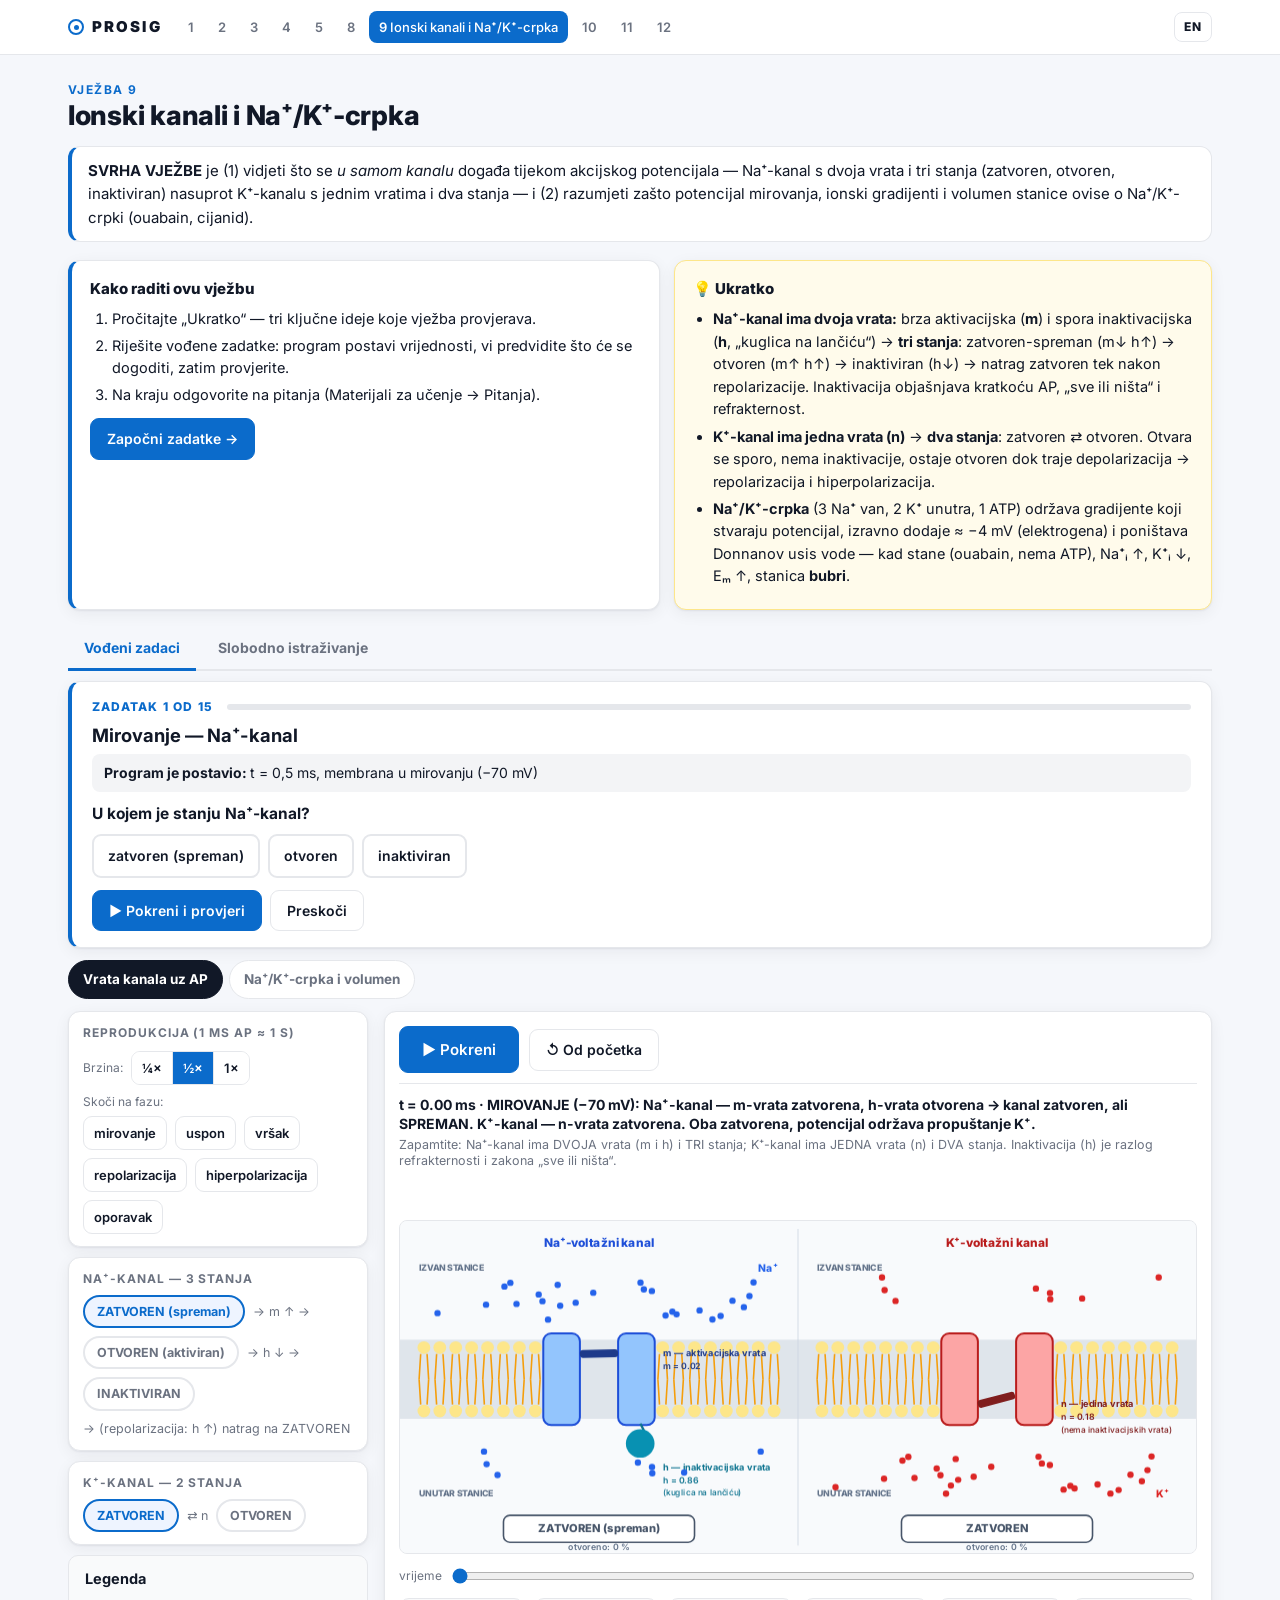
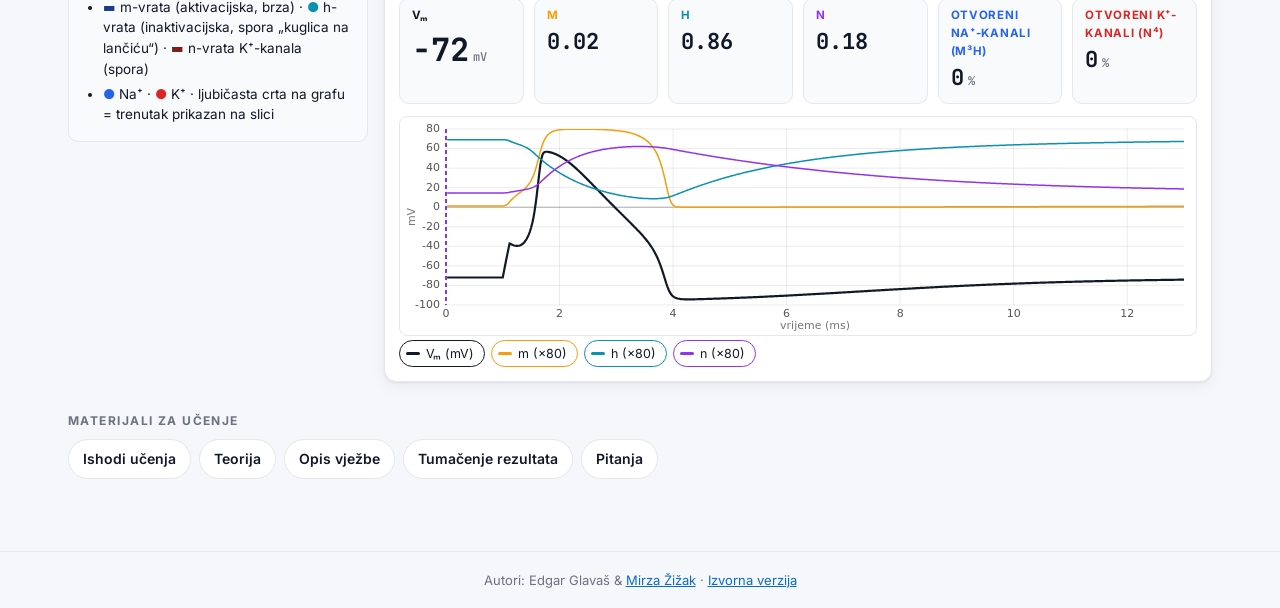
<file: v9.html>
<!DOCTYPE html>
<html lang="hr">
<head>
<meta charset="utf-8">
<meta name="viewport" content="width=device-width,initial-scale=1">
<link rel="icon" href="data:image/svg+xml,%3Csvg xmlns='http://www.w3.org/2000/svg' viewBox='0 0 32 32'%3E%3Ccircle cx='16' cy='16' r='12' fill='none' stroke='%230b6bcb' stroke-width='5'/%3E%3Ccircle cx='16' cy='16' r='5' fill='%230b6bcb'/%3E%3C/svg%3E">
<title>PROSIG — Vježba 9: Ionski kanali i Na⁺/K⁺-crpka</title>
<link rel="preconnect" href="https://fonts.googleapis.com">
<link href="https://fonts.googleapis.com/css2?family=Inter:wght@400;500;600;700;800;900&family=JetBrains+Mono:wght@500;700&display=swap" rel="stylesheet">
<link rel="stylesheet" href="css/style.css">
</head>
<body>
<main class="page">
  <div class="page-head">
    <div class="kicker"><span data-i18n="nav.ex"></span> 9</div>
    <h1 data-i18n="ex9"></h1>
  </div>
  <div class="purpose" data-lang="hr"><b>SVRHA VJEŽBE</b> je (1) vidjeti što se <i>u samom kanalu</i> događa tijekom akcijskog potencijala — Na⁺-kanal s dvoja vrata i tri stanja (zatvoren, otvoren, inaktiviran) nasuprot K⁺-kanalu s jednim vratima i dva stanja — i (2) razumjeti zašto potencijal mirovanja, ionski gradijenti i volumen stanice ovise o Na⁺/K⁺-crpki (ouabain, cijanid).</div>
  <div class="purpose" data-lang="en"><b>PURPOSE OF THE EXERCISE:</b> (1) to see what happens <i>inside the channel</i> during an action potential — the Na⁺ channel with two gates and three states (closed, open, inactivated) versus the K⁺ channel with one gate and two states — and (2) to understand why the resting potential, the ion gradients and the cell volume depend on the Na⁺/K⁺ pump (ouabain, cyanide).</div>
  <div id="intro"></div>
  <div id="modes"></div>
  <div id="sim" class="sim"></div>
  <div class="materials-title" data-i18n="materials"></div>
  <div id="sections"></div>
</main>

<template id="tpl-key">
  <ul>
    <li><b>Na⁺-kanal ima dvoja vrata:</b> brza aktivacijska (<b>m</b>) i spora inaktivacijska (<b>h</b>, „kuglica na lančiću“) → <b>tri stanja</b>: zatvoren-spreman (m↓ h↑) → otvoren (m↑ h↑) → inaktiviran (h↓) → natrag zatvoren tek nakon repolarizacije. Inaktivacija objašnjava kratkoću AP, „sve ili ništa“ i refrakternost.</li>
    <li><b>K⁺-kanal ima jedna vrata (n)</b> → <b>dva stanja</b>: zatvoren ⇄ otvoren. Otvara se sporo, nema inaktivacije, ostaje otvoren dok traje depolarizacija → repolarizacija i hiperpolarizacija.</li>
    <li><b>Na⁺/K⁺-crpka</b> (3 Na⁺ van, 2 K⁺ unutra, 1 ATP) održava gradijente koji stvaraju potencijal, izravno dodaje ≈ −4 mV (elektrogena) i poništava Donnanov usis vode — kad stane (ouabain, nema ATP), Na⁺ᵢ ↑, K⁺ᵢ ↓, Eₘ ↑, stanica <b>bubri</b>.</li>
  </ul>
</template>
<template id="tpl-key-en">
  <ul>
    <li><b>The Na⁺ channel has two gates:</b> a fast activation gate (<b>m</b>) and a slow inactivation gate (<b>h</b>, "ball and chain") → <b>three states</b>: closed-ready (m↓ h↑) → open (m↑ h↑) → inactivated (h↓) → back to closed only after repolarisation. Inactivation explains the brevity of the AP, "all or none" and refractoriness.</li>
    <li><b>The K⁺ channel has one gate (n)</b> → <b>two states</b>: closed ⇄ open. It opens slowly, has no inactivation, and stays open as long as the depolarisation lasts → repolarisation and hyperpolarisation.</li>
    <li><b>The Na⁺/K⁺ pump</b> (3 Na⁺ out, 2 K⁺ in, 1 ATP) maintains the gradients that create the potential, adds ≈ −4 mV directly (electrogenic) and offsets the Donnan pull of water — when it stops (ouabain, no ATP), Na⁺ᵢ ↑, K⁺ᵢ ↓, Eₘ ↑ and the cell <b>swells</b>.</li>
  </ul>
</template>

<template id="tpl-outcomes">
  <span class="draft">Nacrt — nova vježba (2026.); pripremljeno za pregled autora.</span>
  <h2>Nakon obrade ove vježbe moći ćete:</h2>
  <ul>
    <li>opisati građu Na⁺-voltažnog kanala (aktivacijska i inaktivacijska vrata) i navesti njegova tri stanja tijekom akcijskog potencijala</li>
    <li>opisati građu K⁺-voltažnog kanala (jedna vrata) i objasniti zašto nema inaktivacije i zašto se otvara sporo</li>
    <li>povezati stanja kanala s fazama akcijskog potencijala, s apsolutnim i relativnim refrakternim razdobljem i s načelom „sve ili ništa“</li>
    <li>objasniti djelovanje Na⁺/K⁺-ATPaze (stehiometrija 3 : 2, elektrogenost, potrošnja ATP) i tri načina na koja održava potencijal mirovanja i volumen stanice</li>
    <li>predvidjeti učinak ouabaina, hipoksije/cijanida i smanjene aktivnosti crpke na unutarstanične koncentracije Na⁺ i K⁺, membranski potencijal i volumen</li>
  </ul>
</template>

<template id="tpl-theory">
  <span class="draft">Nacrt — za pregled autora.</span>
  <p><b>NA⁺-VOLTAŽNI KANAL.</b> Kanal je velika transmembranska bjelančevina (α-podjedinica s četiri domene od po šest transmembranskih segmenata). Naponski senzor je segment S4 bogat pozitivnim nabojima. Za razumijevanje funkcije dovoljan je Hodgkin–Huxleyjev opis s <b>dvoja vrata</b>: <b>aktivacijska vrata (m)</b> na vanjskoj strani pore, koja su u mirovanju zatvorena i brzo se otvaraju pri depolarizaciji, i <b>inaktivacijska vrata (h)</b> na unutarnjoj strani, koja su u mirovanju otvorena, a zatvaraju se sporo (≈ 1 ms) nakon depolarizacije — molekularno je to petlja između domena III i IV koja poput <i>kuglice na lančiću</i> začepi poru iznutra. Kanal stoga prolazi kroz <b>tri stanja</b>: (1) <b>zatvoren, spreman</b> (m zatvoren, h otvoren) u mirovanju; (2) <b>otvoren</b> (oba otvorena) kratko tijekom uspona AP; (3) <b>inaktiviran</b> (h zatvoren) tijekom vrška i repolarizacije. Iz inaktiviranog stanja kanal se <i>ne može</i> izravno otvoriti — mora se najprije repolarizirati da se h-vrata ponovno otvore i m-vrata zatvore. To objašnjava: zašto je AP kratak (Na⁺-kanali se sami isključe), zašto vrijedi „sve ili ništa“ (kad se dosegne prag, svi se kanali otvore i nakon toga inaktiviraju), zašto postoji apsolutno (h ≈ 0) i relativno (h se oporavlja) refrakterno razdoblje te zašto trajna depolarizacija (hiperkalemija, sukcinilkolin) čini membranu nepodražljivom — kanali ostaju inaktivirani.</p>
  <p><b>K⁺-VOLTAŽNI KANAL.</b> Sastoji se od četiri podjedinice; Hodgkin–Huxleyjev opis ima samo <b>jedna vrata (n)</b> na unutarnjoj strani pore koja se pri depolarizaciji otvaraju <i>sporo</i> (≈ 10 puta sporije od m-vrata) i pri repolarizaciji sporo zatvaraju. Kanal ima dakle samo <b>dva stanja</b>: zatvoren i otvoren (ovi „odgođeni ispravljači“ nemaju inaktivacije). Zbog sporog otvaranja K⁺-struja kasni za Na⁺-strujom — da nije tako, AP ne bi mogao nastati — a zbog sporog zatvaranja K⁺ nastavlja izlaziti i nakon što se potencijal vratio: <b>hiperpolarizacija</b>.</p>
  <p><b>Blokatori i toksini.</b> TTX i lokalni anestetici blokiraju Na⁺-kanal (lidokain se veže bolje na otvoren/inaktiviran kanal — „uporabno ovisna blokada“ na vlaknima koja puno pale, npr. bolnim). TEA i 4-aminopiridin blokiraju K⁺-kanale (produljen AP). Pri hiperkalemiji trajna depolarizacija drži Na⁺-kanale inaktiviranima; pri hipokalemiji hiperpolarizacija ih drži spremnima, ali daleko od praga.</p>
  <p><b>Na⁺/K⁺-ATPaza (Na⁺/K⁺-crpka).</b> Prisutna u svim stanicama, u svakom ciklusu veže 3 Na⁺ iznutra i 1 ATP, fosforilira se, mijenja konformaciju i otpušta Na⁺ van, veže 2 K⁺ izvana, defosforilira se i otpušta K⁺ unutra. Tri su njezine uloge (Guyton): (1) <b>stvara i održava gradijente</b> Na⁺ i K⁺ koji su izvor potencijala mirovanja i akcijskih potencijala; (2) <b>elektrogena je</b> — izbaci jedan pozitivni naboj više nego što unese, što izravno pridonosi potencijalu s nekoliko milivolta; (3) <b>regulira volumen stanice</b>: unutarstanične bjelančevine i organski fosfati su nepropusni anioni koji Donnanovim učinkom privlače Na⁺, Cl⁻ i vodu; crpka to poništava izbacujući neto jedan osmotski aktivni ion po ciklusu. Kad se crpka blokira (ouabain, digitalis u prevelikoj dozi) ili ostane bez ATP (hipoksija, cijanid), Na⁺ se nakuplja, K⁺ istječe, membrana depolarizira, a stanica bubri — to je rani događaj staničnog oštećenja u ishemiji. Crpka troši oko 20–30 % energije stanice u mirovanju, u neuronima i do 70 %.</p>
</template>

<template id="tpl-howto">
  <span class="draft">Nacrt — za pregled autora.</span>
  <p><b>Vrata kanala uz AP.</b> Slika prikazuje presjek Na⁺-kanala (lijevo) i K⁺-kanala (desno) u membrani; m-vrata su tamnoplavi poklopac na vanjskom ušću, h-vrata tirkizna kuglica na lančiću s unutarnje strane, n-vrata tamnocrveni poklopac. Graf ispod prikazuje akcijski potencijal i varijable m, h, n; ljubičasta crta je trenutak prikazan na slici. Pokrenite reprodukciju (1 ms AP traje ≈ 1 s) ili povucite klizač / gumbe za skok na fazu. Dijagrami stanja lijevo osvjetljavaju trenutačno stanje svakog kanala.</p>
  <p><b>Na⁺/K⁺-crpka i volumen.</b> Klizačem zadajete aktivnost crpke, prekidačima ouabain (blokada) ili cijanid (nema ATP). Program izračuna 60 minuta: koncentracije Na⁺ᵢ i K⁺ᵢ (gornji graf), membranski potencijal i promjenu volumena (donji graf); stanica na slici mijenja veličinu. Klizačem „Očitaj u minuti“ birate trenutak očitanja.</p>
  <ol>
    <li>prođite animaciju kanala u cijelosti i u svakoj fazi pogledajte stanje m, h i n;</li>
    <li>riješite vođene zadatke (9 o kanalima, 6 o crpki);</li>
    <li>na kartici crpke usporedite ouabain, cijanid i aktivnost 50 % — obratite pažnju na trenutačni skok Eₘ od +4 mV.</li>
  </ol>
</template>

<template id="tpl-results">
  <span class="draft">Nacrt — za pregled autora.</span>
  <p><b>Kanali.</b> U mirovanju m ≈ 0, h ≈ 0,86, n ≈ 0,18 — oba kanala zatvorena, Na⁺-kanal spreman. Na usponu (t ≈ 1,6 ms) m skoči na 0,9 dok je h još 0,6 → Na⁺-kanal otvoren (m³h ≈ 0,4). Oko vrška h padne ispod 0,4 → inaktiviran, a n naraste na 0,7 → K⁺-kanal otvoren. Tijekom hiperpolarizacije (t ≈ 4–7 ms) m ≈ 0, h se sporo oporavlja (0,15 → 0,65), n polako pada (0,75 → 0,45): Na⁺-kanal je još inaktiviran, K⁺-kanal još otvoren. Tek oko 10 ms h ≈ 0,8 i n < 0,3: oba kanala zatvorena, Na⁺-kanal spreman.</p>
  <p><b>Crpka.</b> Normalno: stacionarno stanje, Na⁺ᵢ 14, K⁺ᵢ 150 mmol/L, Eₘ −74 mV (od čega −4 mV elektrogeno), volumen 100 %. Ouabain: Eₘ odmah −70 mV, zatim kroz 60 min Na⁺ᵢ raste na ≈ 120, K⁺ᵢ pada na ≈ 30 mmol/L, Eₘ depolarizira na ≈ −50 mV, volumen raste (bubrenje). Cijanid daje isto, s kratkom odgodom dok ATP ne padne. Aktivnost 50 %: novo stacionarno stanje s Na⁺ᵢ ≈ 50, K⁺ᵢ ≈ 105, Eₘ ≈ −67 mV.</p>
</template>

<template id="tpl-questions">
  <span class="draft">Nacrt — za pregled autora.</span>
  <ol>
    <li>Nacrtajte Na⁺-kanal u tri stanja i označite položaj m- i h-vrata u svakom. U kojem se stanju kanal nalazi tijekom apsolutnog, a u kojem tijekom relativnog refrakternog razdoblja?</li>
    <li>Zašto K⁺-kanal nema inaktivacijskih vrata i što bi se dogodilo s akcijskim potencijalom kad bi se K⁺-kanali otvarali jednako brzo kao Na⁺-kanali?</li>
    <li>Objasnite zašto hiperkalemija smanjuje podražljivost iako depolarizira membranu (tj. približava je pragu).</li>
    <li>Nabrojite tri uloge Na⁺/K⁺-crpke i objasnite zašto njezina blokada dovodi do bubrenja stanice.</li>
    <li>Digitalis djelomično inhibira Na⁺/K⁺-crpku u srčanom mišiću. Predvidite učinak na Na⁺ᵢ, zatim na izmjenjivač Na⁺/Ca²⁺ i na snagu kontrakcije.</li>
  </ol>
</template>

<template id="tpl-outcomes-en">
  <span class="draft">Draft — new exercise (2026); prepared for the authors' review.</span>
  <h2>After completing this exercise you will be able to:</h2>
  <ul>
    <li>describe the structure of the voltage-gated Na⁺ channel (activation and inactivation gates) and name its three states during the action potential</li>
    <li>describe the structure of the voltage-gated K⁺ channel (one gate) and explain why it has no inactivation and why it opens slowly</li>
    <li>relate channel states to the phases of the action potential, to the absolute and relative refractory periods and to the all-or-none principle</li>
    <li>explain the action of the Na⁺/K⁺-ATPase (3 : 2 stoichiometry, electrogenicity, ATP consumption) and the three ways it maintains the resting potential and cell volume</li>
    <li>predict the effect of ouabain, hypoxia/cyanide and reduced pump activity on intracellular Na⁺ and K⁺, membrane potential and volume</li>
  </ul>
</template>

<template id="tpl-theory-en">
  <span class="draft">Draft — for the authors' review.</span>
  <p><b>THE VOLTAGE-GATED Na⁺ CHANNEL.</b> The channel is a large transmembrane protein (an α-subunit with four domains of six transmembrane segments each). The voltage sensor is segment S4, rich in positive charges. For understanding function the Hodgkin–Huxley description with <b>two gates</b> suffices: the <b>activation gate (m)</b> at the outer mouth of the pore, closed at rest and opening rapidly on depolarisation, and the <b>inactivation gate (h)</b> on the inner side, open at rest and closing slowly (≈ 1 ms) after depolarisation — molecularly the loop between domains III and IV that plugs the pore from inside like a <i>ball on a chain</i>. The channel therefore passes through <b>three states</b>: (1) <b>closed, ready</b> (m closed, h open) at rest; (2) <b>open</b> (both open) briefly during the AP upstroke; (3) <b>inactivated</b> (h closed) during the peak and repolarisation. From the inactivated state the channel <i>cannot</i> open directly — it must first repolarise so that the h gate reopens and the m gate closes. This explains why the AP is brief (Na⁺ channels switch themselves off), why it is "all or none" (once threshold is reached all channels open and then inactivate), why there is an absolute (h ≈ 0) and a relative (h recovering) refractory period, and why sustained depolarisation (hyperkalaemia, succinylcholine) makes the membrane inexcitable — the channels stay inactivated.</p>
  <p><b>THE VOLTAGE-GATED K⁺ CHANNEL.</b> It consists of four subunits; the Hodgkin–Huxley description has only <b>one gate (n)</b> on the inner side of the pore, which opens <i>slowly</i> on depolarisation (≈ 10 times more slowly than the m gate) and closes slowly on repolarisation. The channel therefore has only <b>two states</b>: closed and open (these "delayed rectifiers" have no inactivation). Because it opens slowly the K⁺ current lags the Na⁺ current — otherwise no AP could arise — and because it closes slowly K⁺ keeps leaving after the potential has returned: <b>hyperpolarisation</b>.</p>
  <p><b>Blockers and toxins.</b> TTX and local anaesthetics block the Na⁺ channel (lidocaine binds better to open/inactivated channels — "use-dependent block" of fibres that fire a lot, e.g. pain fibres). TEA and 4-aminopyridine block K⁺ channels (prolonged AP). In hyperkalaemia sustained depolarisation keeps Na⁺ channels inactivated; in hypokalaemia hyperpolarisation keeps them ready but far from threshold.</p>
  <p><b>THE Na⁺/K⁺-ATPase (Na⁺/K⁺ pump).</b> Present in all cells, in each cycle it binds 3 Na⁺ inside and 1 ATP, is phosphorylated, changes conformation and releases Na⁺ outside, binds 2 K⁺ outside, is dephosphorylated and releases K⁺ inside. It has three roles (Guyton): (1) it <b>creates and maintains the gradients</b> of Na⁺ and K⁺ that are the source of the resting and action potentials; (2) it is <b>electrogenic</b> — it expels one more positive charge than it imports, contributing a few millivolts directly to the potential; (3) it <b>regulates cell volume</b>: intracellular proteins and organic phosphates are impermeant anions that attract Na⁺, Cl⁻ and water by the Donnan effect; the pump offsets this by expelling a net one osmotically active ion per cycle. When the pump is blocked (ouabain, digitalis overdose) or deprived of ATP (hypoxia, cyanide), Na⁺ accumulates, K⁺ leaks out, the membrane depolarises and the cell swells — an early event in ischaemic cell injury. The pump uses about 20–30 % of a resting cell's energy, up to 70 % in neurons.</p>
</template>

<template id="tpl-howto-en">
  <span class="draft">Draft — for the authors' review.</span>
  <p><b>Channel gates during the AP.</b> The picture shows a cross-section of the Na⁺ channel (left) and the K⁺ channel (right) in the membrane; the m gate is the dark-blue lid at the outer mouth, the h gate the cyan ball on a chain on the inner side, the n gate the dark-red lid. The graph below shows the action potential and the variables m, h, n; the purple line is the moment shown in the picture. Press Play (1 ms of AP lasts ≈ 1 s) or drag the slider / use the phase buttons. The state diagrams on the left highlight the current state of each channel.</p>
  <p><b>Na⁺/K⁺ pump and volume.</b> Set pump activity with the slider, switch on ouabain (block) or cyanide (no ATP). The program computes 60 minutes: Na⁺ᵢ and K⁺ᵢ (upper graph), membrane potential and volume change (lower graph); the cell in the picture changes size. The "Read at minute" slider chooses the moment of reading.</p>
  <ol>
    <li>go through the whole channel animation and at each phase look at the state of m, h and n;</li>
    <li>work through the guided tasks (9 on channels, 6 on the pump);</li>
    <li>on the pump panel compare ouabain, cyanide and 50 % activity — note the instantaneous +4 mV jump of Eₘ.</li>
  </ol>
</template>

<template id="tpl-results-en">
  <span class="draft">Draft — for the authors' review.</span>
  <p><b>Channels.</b> At rest m ≈ 0, h ≈ 0.86, n ≈ 0.18 — both channels closed, the Na⁺ channel ready. On the upstroke (t ≈ 1.6 ms) m jumps to 0.9 while h is still 0.6 → Na⁺ channel open (m³h ≈ 0.4). Around the peak h falls below 0.4 → inactivated, and n rises to 0.7 → K⁺ channel open. During the hyperpolarisation (t ≈ 4–7 ms) m ≈ 0, h recovers slowly (0.15 → 0.65), n falls slowly (0.75 → 0.45): the Na⁺ channel is still inactivated, the K⁺ channel still open. Only around 10 ms h ≈ 0.8 and n < 0.3: both channels closed, Na⁺ channel ready.</p>
  <p><b>Pump.</b> Normal: steady state, Na⁺ᵢ 14, K⁺ᵢ 150 mmol/L, Eₘ −74 mV (of which −4 mV electrogenic), volume 100 %. Ouabain: Eₘ immediately −70 mV, then over 60 min Na⁺ᵢ rises to ≈ 120, K⁺ᵢ falls to ≈ 30 mmol/L, Eₘ depolarises to ≈ −50 mV, volume rises (swelling). Cyanide gives the same after a short delay while ATP falls. Activity 50 %: a new steady state with Na⁺ᵢ ≈ 50, K⁺ᵢ ≈ 105, Eₘ ≈ −67 mV.</p>
</template>

<template id="tpl-questions-en">
  <span class="draft">Draft — for the authors' review.</span>
  <ol>
    <li>Draw the Na⁺ channel in its three states and mark the position of the m and h gates in each. In which state is the channel during the absolute, and in which during the relative refractory period?</li>
    <li>Why does the K⁺ channel have no inactivation gate, and what would happen to the action potential if K⁺ channels opened as fast as Na⁺ channels?</li>
    <li>Explain why hyperkalaemia reduces excitability although it depolarises the membrane (i.e. brings it closer to threshold).</li>
    <li>List the three roles of the Na⁺/K⁺ pump and explain why its blockade leads to cell swelling.</li>
    <li>Digitalis partly inhibits the Na⁺/K⁺ pump in cardiac muscle. Predict the effect on Na⁺ᵢ, then on the Na⁺/Ca²⁺ exchanger and on the force of contraction.</li>
  </ol>
</template>

<script type="module" src="js/v9.js"></script>
</body>
</html>
</file>
<file: css/style.css>
:root{--bg:#f5f7fb;--panel:#ffffff;--ink:#111827;--muted:#6b7280;--line:#e5e7eb;--accent:#0b6bcb;--accent-ink:#fff;--na:#2563eb;--k:#dc2626;--cl:#16a34a;--em:#111827;--stim:#7c3aed;--radius:12px;--shadow:0 1px 2px rgba(16,24,40,.06),0 4px 16px rgba(16,24,40,.06);--font:"Inter",system-ui,-apple-system,"Segoe UI",Roboto,sans-serif;--mono:"JetBrains Mono",ui-monospace,SFMono-Regular,Menlo,monospace}*{box-sizing:border-box}html{scroll-behavior:smooth}body{margin:0;background:var(--bg);color:var(--ink);font-family:var(--font);font-size:15.5px;line-height:1.55;-webkit-font-smoothing:antialiased}a{color:var(--accent)}img{max-width:100%;height:auto}h1,h2,h3{line-height:1.2;margin:0 0 .5em}h1{font-size:1.7rem;font-weight:800;letter-spacing:-.01em}h2{font-size:1.15rem;font-weight:700;margin-top:1.4em}p{margin:.6em 0}ol,ul{padding-left:1.3em}li{margin:.25em 0}.muted{color:var(--muted)}.site-header{position:sticky;top:0;z-index:50;background:#ffffffeb;backdrop-filter:blur(10px);border-bottom:1px solid var(--line)}.nav{max-width:1180px;margin:0 auto;padding:0 18px;height:54px;display:flex;align-items:center;gap:16px}.brand{font-weight:900;letter-spacing:.14em;color:var(--ink);text-decoration:none;display:flex;align-items:center;gap:8px;font-size:15px}.brand-eye{width:16px;height:16px;border-radius:50%;border:2.5px solid var(--accent);position:relative}.brand-eye:after{content:"";position:absolute;inset:3.5px;border-radius:50%;background:var(--accent)}.nav-links{display:flex;gap:4px;flex:1;overflow-x:auto;scrollbar-width:none}.nav-links::-webkit-scrollbar{display:none}.nav-links a{text-decoration:none;color:var(--muted);font-size:13px;font-weight:600;padding:6px 10px;border-radius:8px;white-space:nowrap}.nav-links a:hover{background:#eef2ff;color:var(--ink)}.nav-links a.active{background:var(--accent);color:#fff}.nav-name{font-weight:500;display:none}.nav-links a.active .nav-name{display:inline}@media(min-width:1700px){.nav-links a .nav-name{display:inline}}@media(max-width:760px){.nav-links a.active .nav-name{display:none}}.lang-toggle{font-size:12px;font-weight:800;letter-spacing:.08em;text-decoration:none;border:1.5px solid var(--line);border-radius:8px;padding:5px 9px;color:var(--ink)}.lang-toggle:hover{border-color:var(--accent)}.page{max-width:1180px;margin:0 auto;padding:26px 18px 60px}.page-head{margin-bottom:14px}.page-head .kicker{font-size:12px;font-weight:700;letter-spacing:.12em;text-transform:uppercase;color:var(--accent)}.purpose{background:var(--panel);border:1px solid var(--line);border-left:4px solid var(--accent);border-radius:var(--radius);padding:12px 16px;margin:14px 0 18px;font-size:15px}.lang-note{background:#fff8e6;border:1px solid #fde68a;border-radius:10px;padding:10px 14px;font-size:14px;margin-bottom:14px}.sec-bar{display:flex;flex-wrap:wrap;gap:8px;margin:6px 0 12px}.sec-btn{background:var(--panel);border:1px solid var(--line);border-radius:999px;padding:8px 14px;font:inherit;font-size:14px;font-weight:600;cursor:pointer;color:var(--ink);transition:.15s}.sec-btn:hover{border-color:var(--accent);color:var(--accent)}.sec-btn.active{background:var(--accent);border-color:var(--accent);color:#fff}.sec-panel{display:none;background:var(--panel);border:1px solid var(--line);border-radius:var(--radius);padding:18px 22px;margin-bottom:14px;box-shadow:var(--shadow);animation:fade .2s}.sec-panel.open{display:block}.sec-panel p{text-align:justify}.sec-panel figure{margin:14px auto;text-align:center;max-width:520px}.sec-panel figcaption{font-size:13px;color:var(--muted);text-align:left;margin-top:6px}.box{border:1px solid var(--line);background:#f9fafb;border-radius:10px;padding:12px 16px;margin:14px 0;font-size:14.5px}.box-title{font-weight:700;margin-bottom:6px}.draft{font-size:12px;color:#b45309;background:#fff7ed;border:1px solid #fed7aa;border-radius:6px;padding:2px 8px;display:inline-block;margin-bottom:8px}@keyframes fade{0%{opacity:0;transform:translateY(3px)}to{opacity:1;transform:none}}.sim{display:grid;grid-template-columns:300px minmax(0,1fr);gap:16px;align-items:start;margin-top:10px}@media(max-width:860px){.sim{grid-template-columns:1fr}}.sim-title{font-size:12px;font-weight:700;letter-spacing:.12em;text-transform:uppercase;color:var(--accent);margin:22px 0 8px}.sim-controls{display:flex;flex-direction:column;gap:10px}.sim-view{background:var(--panel);border:1px solid var(--line);border-radius:var(--radius);padding:14px;box-shadow:var(--shadow);display:flex;flex-direction:column;gap:12px;min-width:0}.sim-actions{display:flex;flex-wrap:wrap;gap:10px;align-items:center;padding-bottom:10px;border-bottom:1px solid var(--line)}.sim-actions .btn.primary,.sim-actions .btn.stim{padding:11px 22px;font-size:15px}.sim-actions .act-right{margin-left:auto}.sim-actions .ctl{padding:0;flex:0 1 230px;min-width:190px}.sim-actions .ctl-row{margin:3px 0 0}.sim-actions .ctl-range{margin-top:1px}@media(min-width:861px)and (max-height:620px){.sim-view{position:static;max-height:none;overflow:visible}}.chart-wrap{position:relative}.chart-wrap canvas{width:100%;height:340px;display:block;border-radius:8px;background:#fff;border:1px solid var(--line)}.chart-wrap.short canvas{height:220px}.legend{display:flex;flex-wrap:wrap;gap:6px;margin-top:4px}.legend-item{display:inline-flex;align-items:center;gap:6px;font:inherit;font-size:12.5px;border:1px solid var(--line);background:#fff;border-radius:999px;padding:3px 10px 3px 6px;cursor:pointer;color:var(--muted)}.legend-item i{width:14px;height:3px;border-radius:2px;background:var(--c);opacity:.35}.legend-item.on{color:var(--ink);border-color:var(--c)}.legend-item.on i{opacity:1}.sim-buttons{display:flex;flex-wrap:wrap;gap:8px}.btn{font:inherit;font-size:14px;font-weight:600;padding:9px 16px;border-radius:9px;border:1px solid var(--line);background:#fff;color:var(--ink);cursor:pointer;transition:.15s}.btn:hover{border-color:var(--accent);color:var(--accent)}.btn.primary{background:var(--accent);border-color:var(--accent);color:#fff}.btn.primary:hover{filter:brightness(1.08);color:#fff}.btn.stim{background:var(--stim);border-color:var(--stim);color:#fff}.btn.stim:hover{filter:brightness(1.1);color:#fff}.btn.ghost{background:transparent}.btn.danger:hover{border-color:var(--k);color:var(--k)}.btn:active{transform:translateY(1px)}.btn.small{padding:6px 10px;font-size:13px}.btn-seg{display:inline-flex;border:1px solid var(--line);border-radius:9px;overflow:hidden}.btn-seg .btn{border:0;border-radius:0;border-right:1px solid var(--line)}.btn-seg .btn:last-child{border-right:0}.btn-seg .btn.on{background:var(--accent);color:#fff}.ctl-group{background:var(--panel);border:1px solid var(--line);border-radius:var(--radius);padding:12px 14px;box-shadow:var(--shadow);min-width:0}.ctl-group-title{font-size:12px;font-weight:700;letter-spacing:.08em;text-transform:uppercase;color:var(--muted);margin-bottom:6px}.ctl{--ctl:var(--accent);padding:7px 0;display:grid;grid-template-columns:minmax(0,1fr) auto;grid-template-areas:"head row" "range range";column-gap:8px;align-items:center}.ctl+.ctl{border-top:1px dashed var(--line)}.ctl-head{grid-area:head;display:flex;flex-wrap:wrap;column-gap:6px;align-items:baseline;font-size:13px;font-weight:600;line-height:1.2;min-width:0;overflow-wrap:anywhere}.ctl-head .ctl-label{color:var(--ctl)}.ctl-unit{font-size:11px;color:var(--muted);font-weight:500}.ctl-row{grid-area:row;display:flex;align-items:center;gap:4px;margin:0}.ctl-btn{width:28px;height:28px;border-radius:7px;border:1px solid var(--line);background:#fff;font-size:16px;line-height:1;cursor:pointer;color:var(--ink);font-family:var(--mono);padding:0}.ctl-btn:hover{border-color:var(--ctl);color:var(--ctl)}.ctl-val{width:72px;flex:none;text-align:center;font-family:var(--mono);font-size:15px;font-weight:700;border:1px solid var(--line);border-radius:7px;height:28px;color:var(--ink);min-width:0;background:#fff;padding:0 4px}.ctl-val:focus{outline:2px solid var(--ctl);outline-offset:-1px}.ctl-range{grid-area:range;width:100%;accent-color:var(--ctl);margin:2px 0 0;height:20px}.tgl{--tgl:var(--accent);font:inherit;font-size:13px;font-weight:700;padding:7px 12px;border-radius:8px;border:1.5px solid var(--line);background:#fff;color:var(--muted);cursor:pointer;letter-spacing:.04em}.tgl.on{background:var(--tgl);border-color:var(--tgl);color:#fff}.tgl-row{display:flex;gap:8px;flex-wrap:wrap}.ro-row{display:flex;flex-wrap:wrap;gap:10px}.ro{--ro:var(--em);flex:1;min-width:120px;background:#f9fafb;border:1px solid var(--line);border-radius:10px;padding:8px 12px}.ro-label{display:block;font-size:11.5px;font-weight:700;letter-spacing:.06em;text-transform:uppercase;color:var(--ro)}.ro-num{font-family:var(--mono);font-size:22px;font-weight:700;color:var(--ink)}.ro-unit{font-size:12px;color:var(--muted);margin-left:4px;font-weight:500}.ro.big .ro-num{font-size:32px}.formula{background:#f8fafc;border:1px solid var(--line);border-radius:10px;padding:12px 16px;font-family:Times New Roman,Georgia,serif;font-size:18px;overflow-x:auto}.formula .frac{display:inline-flex;flex-direction:column;align-items:center;vertical-align:middle;margin:0 3px}.formula .frac>span{padding:0 4px}.formula .frac>span:first-child{border-bottom:1.5px solid var(--ink)}.formula sub,.formula sup{font-size:.7em}.formula .note{font-family:var(--font);font-size:13px;color:var(--muted);margin-top:6px}.diff-canvas{width:100%;height:300px;display:block;border-radius:8px;background:#fff;border:1px solid var(--line)}.ws-scroll{overflow-x:auto;border:1px solid var(--line);border-radius:10px;background:#fff}.ws-table{border-collapse:collapse;width:100%;font-size:13.5px;min-width:760px}.ws-table th{background:#f3f4f6;font-weight:700;padding:8px;text-align:center;border-bottom:1px solid var(--line);font-size:12.5px;line-height:1.25}.ws-table td{padding:5px 6px;text-align:center;border-bottom:1px solid var(--line)}.ws-table tr:nth-child(2n) td{background:#fafafa}.ws-table tr.custom td{background:#fffdf5}.ws-id{font-weight:700;white-space:nowrap}.ws-fixed{font-family:var(--mono);font-weight:600}.ws-in{width:100%;min-width:64px;font:inherit;font-size:13px;padding:5px 6px;border:1px solid var(--line);border-radius:6px;background:#fff}.ws-in.small{min-width:46px;max-width:70px;text-align:center}.ws-in:focus{outline:2px solid var(--accent);outline-offset:-1px}.ws-actions{white-space:nowrap}.ws-btn{font:inherit;font-size:12px;font-weight:600;padding:4px 8px;border:1px solid var(--line);border-radius:6px;background:#fff;cursor:pointer;color:var(--ink);margin:1px}.ws-btn:hover{border-color:var(--accent);color:var(--accent)}.ws-tools{display:flex;flex-wrap:wrap;gap:8px;align-items:center;margin-top:10px}.ws-note{font-size:12.5px;color:var(--muted);flex:1}.ws-foot{font-size:13px;color:var(--muted);margin-top:10px}.intro{display:grid;grid-template-columns:1.1fr 1fr;gap:14px;margin:14px 0 18px}@media(max-width:860px){.intro{grid-template-columns:1fr}}.how,.key{background:var(--panel);border:1px solid var(--line);border-radius:var(--radius);padding:16px 18px;box-shadow:var(--shadow)}.how{border-left:4px solid var(--accent)}.how-title,.key-title{font-weight:800;font-size:15px;margin-bottom:8px}.how-steps{margin:0 0 12px;padding-left:22px;font-size:14.5px}.how-steps li{margin:4px 0}.key{background:#fffbeb;border-color:#fde68a}.key ul{margin:0;padding-left:20px;font-size:14.5px}.key li{margin:5px 0}.modes{display:flex;gap:6px;margin:18px 0 10px;border-bottom:2px solid var(--line)}.mode-btn{font:inherit;font-size:14px;font-weight:700;padding:9px 16px;border:0;background:none;color:var(--muted);cursor:pointer;border-bottom:3px solid transparent;margin-bottom:-2px}.mode-btn:hover{color:var(--ink)}.mode-btn.on{color:var(--accent);border-bottom-color:var(--accent)}.mode-area{margin-bottom:12px}.mode-hint{font-size:14px;color:var(--muted);margin:6px 0 0}.guide{background:var(--panel);border:1px solid var(--line);border-left:4px solid var(--accent);border-radius:var(--radius);padding:16px 20px;box-shadow:var(--shadow)}.guide-head{display:flex;align-items:center;gap:14px;margin-bottom:8px}.guide-step{font-size:12px;font-weight:800;letter-spacing:.1em;text-transform:uppercase;color:var(--accent);white-space:nowrap}.guide-bar{flex:1;height:6px;background:#e5e7eb;border-radius:3px;overflow:hidden}.guide-bar i{display:block;height:100%;background:var(--accent);transition:width .3s}.guide-title{font-size:1.15rem;margin:4px 0 8px}.guide-setup{font-size:14px;background:#f3f4f6;border-radius:8px;padding:8px 12px;margin-bottom:10px}.guide-q{font-weight:700;font-size:15.5px;margin:6px 0 8px}.guide-choices{display:flex;flex-wrap:wrap;gap:8px;margin-bottom:12px}.guide-choice{font:inherit;font-size:14px;font-weight:600;padding:9px 14px;border-radius:9px;border:2px solid var(--line);background:#fff;cursor:pointer;color:var(--ink)}.guide-choice:hover:not(:disabled){border-color:var(--accent)}.guide-choice.sel{border-color:var(--accent);background:#eef4ff}.guide-choice.right{border-color:var(--cl);background:#ecfdf5;color:#166534}.guide-choice.wrong{border-color:var(--k);background:#fef2f2;color:#991b1b}.guide-choice.dim{opacity:.45}.guide-choice:disabled{cursor:default}.guide-actions{display:flex;gap:8px;flex-wrap:wrap;align-items:center;margin-top:6px}.guide-feedback{border-radius:10px;padding:12px 14px;margin:4px 0 12px;font-size:14.5px}.guide-feedback.ok{background:#ecfdf5;border:1px solid #a7f3d0}.guide-feedback.bad{background:#fef2f2;border:1px solid #fecaca}.guide-verdict{font-weight:800;margin-bottom:4px}.guide-observed{font-family:var(--mono);font-size:13px;margin-bottom:6px}.guide-explain{line-height:1.5}.guide-score{font-family:var(--mono);font-size:26px;font-weight:700;margin:8px 0 2px}.guide-review{margin-top:10px}.guide-review-title{font-size:12px;font-weight:700;letter-spacing:.08em;text-transform:uppercase;color:var(--muted);margin-bottom:6px}.guide-review-item{display:block;width:100%;text-align:left;font:inherit;font-size:13.5px;padding:6px 10px;border:1px solid var(--line);border-radius:7px;background:#fff;margin:3px 0;cursor:pointer}.guide-review-item.ok{border-color:#a7f3d0}.guide-review-item.bad{border-color:#fecaca}.materials-title{font-size:12px;font-weight:700;letter-spacing:.12em;text-transform:uppercase;color:var(--muted);margin:30px 0 8px}.subtabs{display:flex;flex-wrap:wrap;gap:6px;margin:0 0 12px}.subtab{font:inherit;font-size:13.5px;font-weight:700;padding:8px 14px;border-radius:999px;border:1.5px solid var(--line);background:#fff;color:var(--muted);cursor:pointer}.subtab:hover{border-color:var(--accent);color:var(--ink)}.subtab.on{background:var(--ink);border-color:var(--ink);color:#fff}.panel-hidden{display:none!important}.anim-canvas{width:100%;height:420px;display:block;border-radius:8px;background:#f8fafc;border:1px solid var(--line)}.anim-bar{display:flex;flex-wrap:wrap;gap:8px;align-items:center}.anim-bar input[type=range]{flex:1;min-width:160px;accent-color:var(--accent)}.anim-text{height:112px;overflow:auto;display:flex;flex-direction:column;gap:4px}.anim-phase{font-weight:700;font-size:14px;line-height:1.3}.anim-phase.fail{color:var(--k)}.anim-note{font-size:12.5px;line-height:1.3;color:var(--muted)}@media(max-width:860px){.anim-text{height:150px}}.scen{display:flex;flex-wrap:wrap;gap:8px}.scen .tgl{--tgl:#7c3aed;font-size:12px;padding:6px 10px}.scen .tgl.neo{--tgl:#0891b2}.lt-canvas,.fv-canvas{width:100%;height:300px;display:block;border-radius:8px;background:#fff;border:1px solid var(--line)}.state-diagram{display:flex;flex-wrap:wrap;gap:8px;align-items:center;font-size:12.5px}.state-node{border:2px solid var(--line);border-radius:999px;padding:5px 12px;font-weight:700;color:var(--muted);background:#fff}.state-node.on{border-color:var(--accent);color:var(--accent);background:#eef4ff}.state-node.inact.on{border-color:var(--k);color:var(--k);background:#fef2f2}.state-arrow{color:var(--muted)}.fracbar{display:flex;height:18px;border-radius:6px;overflow:hidden;border:1px solid var(--line)}.fracbar i{display:block;height:100%}.fraclegend{display:flex;flex-wrap:wrap;gap:10px;font-size:11.5px;color:var(--muted);margin-top:4px}.fraclegend b{display:inline-block;width:10px;height:10px;border-radius:2px;margin-right:4px;vertical-align:middle}.ecg-canvas{touch-action:none;cursor:crosshair}.axis-big{touch-action:none;cursor:grab}.axis-big:active{cursor:grabbing}.strip-side{display:grid;grid-template-columns:1fr 240px;gap:14px;align-items:start}@media(max-width:860px){.strip-side{grid-template-columns:1fr}}.axis-mini{width:100%;max-width:240px;aspect-ratio:1;display:block;border-radius:10px;background:#fff;border:1px solid var(--line);margin:0 auto}.scenlist{display:flex;flex-wrap:wrap;gap:6px}.scenlist .btn.on{background:var(--accent);border-color:var(--accent);color:#fff}.steps-ol{margin:0;padding-left:22px;font-size:13.5px}.steps-ol li{margin:3px 0;cursor:pointer;color:var(--ink)}.steps-ol li:hover{color:var(--accent)}.steps-ol li.done{color:var(--muted)}.steps-ol li.cur{color:var(--accent);font-weight:800}.axis-canvas{width:100%;max-width:540px;aspect-ratio:1;display:block;border-radius:8px;background:#fff;border:1px solid var(--line);cursor:grab;touch-action:none}.axis-canvas:active{cursor:grabbing}.construct-row{display:grid;grid-template-columns:minmax(280px,540px) 1fr;gap:14px;align-items:start}@media(max-width:860px){.construct-row{grid-template-columns:1fr}}.guide-num{width:120px;text-align:center}.vessel-canvas{background:#f8fafc}.log-canvas{width:100%;display:block;border-radius:8px;background:#fff;border:1px solid var(--line)}.chart-2{display:grid;grid-template-columns:1fr minmax(240px,320px);gap:14px;align-items:start}@media(max-width:860px){.chart-2{grid-template-columns:1fr}}.ro-blur .ro-num{filter:blur(7px);user-select:none}.ro.warn{background:#fef2f2;border-color:#fecaca}.pred-out{font-size:13px;margin-top:8px;line-height:1.45}.fac-tab{width:100%;border-collapse:collapse;font-size:13.5px;margin-top:4px}.fac-tab td{padding:4px 2px;border-bottom:1px solid var(--line)}.fac-tab td.mono{font-family:var(--mono);text-align:right}.fac-tab td.strong{font-weight:700;color:var(--ink)}.fac-tab tr.tot td{border-bottom:0;border-top:2px solid var(--line);font-weight:800;padding-top:6px}.calc-wrap{display:grid;grid-template-columns:repeat(auto-fit,minmax(300px,1fr));gap:14px}.calc{background:#f9fafb;border:1px solid var(--line);border-radius:12px;padding:14px 16px}.calc-title{font-weight:800;font-size:14.5px;margin-bottom:6px}.calc-formula{font-family:var(--mono);font-size:14px;background:#fff;border:1px solid var(--line);border-radius:8px;padding:6px 10px;text-align:center}.calc-grid{display:grid;grid-template-columns:1fr 1fr;gap:8px;margin-top:10px}.calc-field{display:flex;flex-direction:column;gap:3px;font-size:12px;color:var(--muted)}.calc-field .ctl-val{width:100%}.calc-field .ctl-val.is-target{background:#eef4ff;border-color:var(--accent);color:var(--accent);font-weight:800}.calc-out{margin-top:10px;background:#fff;border:1px solid var(--line);border-radius:8px;padding:8px 12px}.calc-expr{font-family:var(--mono);font-size:12.5px;color:var(--muted);word-break:break-word}.calc-res{font-family:var(--mono);font-size:24px;font-weight:800;color:var(--accent)}.calc-res span{font-size:13px;color:var(--muted);font-weight:600}.hero{padding:40px 0 26px;text-align:center}.hero h1{font-size:2.4rem;letter-spacing:.2em;font-weight:900}.hero p{max-width:640px;margin:8px auto 0;color:var(--muted);font-size:17px}.cards{display:grid;grid-template-columns:repeat(auto-fit,minmax(250px,1fr));gap:14px;margin-top:22px}.card{display:block;text-decoration:none;color:var(--ink);background:var(--panel);border:1px solid var(--line);border-radius:var(--radius);padding:18px 18px 16px;box-shadow:var(--shadow);transition:.15s;position:relative;overflow:hidden}.card:hover{transform:translateY(-2px);border-color:var(--accent)}.card .num{font-family:var(--mono);font-size:12px;font-weight:700;color:var(--accent);letter-spacing:.1em}.card h3{margin:6px 0 4px;font-size:1.12rem}.card p{margin:0;color:var(--muted);font-size:14px}.card.extra{border-style:dashed}.index-note{margin-top:26px;font-size:14px;color:var(--muted);text-align:center}.site-footer{border-top:1px solid var(--line);padding:18px;text-align:center;font-size:13px;color:var(--muted)}@media print{.site-header,.sec-bar,.sim,.sim-title,.ws-tools,.site-footer,.lang-note,.ws-actions{display:none!important}.sec-panel{display:block!important;box-shadow:none;border:0;padding:0}.ws-table{min-width:0}.ws-in{border:0;border-bottom:1px solid #999;border-radius:0}body{background:#fff}}body.guide-blind [data-answer]{filter:blur(7px);user-select:none;cursor:not-allowed}body.guide-blind [data-answer]:before{content:attr(data-blind-hint);position:absolute;inset:0;display:flex;align-items:center;justify-content:center;filter:none;font-size:11px;font-weight:700;color:var(--muted);letter-spacing:.02em}body.guide-blind [data-answer]{position:relative}@media(prefers-reduced-motion:reduce){body.guide-blind [data-answer]{filter:none;opacity:.12}}.guide-retry-hint{margin:0 0 8px;padding:7px 10px;border-left:3px solid var(--warn, #d97706);background:color-mix(in srgb,var(--warn, #d97706) 8%,transparent);border-radius:0 6px 6px 0;font-size:12.5px;color:var(--ink, #334155)}.h3d-scope{--font:"Source Serif 4",Charter,"Iowan Old Style",Georgia,serif;--ui:"Helvetica Neue",Helvetica,Arial,sans-serif;--paper:#f6f4ef;--ink:#1f1c18;--muted:#6f685e;--line:#d9d3c8;--accent:#8f1d24;background:var(--paper);color:var(--ink);font-family:var(--font);font-size:17px;line-height:1.6;border:1px solid var(--line);border-radius:var(--radius,12px);padding:14px 14px 26px;-webkit-text-size-adjust:100%;text-size-adjust:100%;-webkit-tap-highlight-color:transparent}.h3d-plus{color:#c8102e;font-weight:700}.h3d-minus{color:#1f4fbf;font-weight:700}.h3d-viewer{background:#fff;border:1px solid var(--line);margin:0 0 28px;font-family:var(--ui);color:var(--ink);scroll-margin-top:64px}.h3d-main{position:relative;padding-right:300px}.h3d-stage{position:relative;width:100%;aspect-ratio:16/9;max-height:max(280px,calc(100vh - 362px));background:#ebeae7;overflow:hidden;touch-action:manipulation;-webkit-user-select:none;user-select:none}.h3d-viewer.is-large .h3d-main{padding-right:0}.h3d-viewer.is-large .h3d-stage{max-height:none}.h3d-video{position:absolute;inset:0;width:100%;height:100%;object-fit:contain;display:block}.h3d-labels{position:absolute;inset:0;width:100%;height:100%;pointer-events:none}.h3d-labels .ln{fill:none;stroke:#1d1b18;stroke-width:1.5}.h3d-labels .dot{fill:#1d1b18}.h3d-labels .tx{fill:#1d1b18;font:400 25px Helvetica Neue,Helvetica,Arial,sans-serif;paint-order:stroke;stroke:#f1efebeb;stroke-width:6px;stroke-linejoin:round}.h3d-badge{position:absolute;right:16px;top:12px;font:13.5px var(--ui);color:#5f584f;font-variant-numeric:tabular-nums;pointer-events:none}.h3d-scope .h3d-viewer.is-fs{position:fixed;inset:0;z-index:1000;margin:0;border:0;display:flex;flex-direction:column;background:#f3f1ed;overscroll-behavior:contain}.h3d-viewer.is-fs .h3d-main{flex:1;min-height:0;display:flex;flex-direction:column}.h3d-viewer.is-fs .h3d-stage{flex:1;min-height:0;max-height:none;aspect-ratio:auto}html.h3d-lock,html.h3d-lock body{overflow:hidden;overscroll-behavior:none}.h3d-transport{display:inline-flex;align-items:center;gap:2px}.h3d-btn{font:15px var(--ui);background:#fff;color:var(--ink);border:1px solid #c9c2b6;border-radius:3px;height:34px;cursor:pointer;touch-action:manipulation}.h3d-btn.h3d-ico{display:inline-grid;place-items:center;width:38px;height:38px;padding:0;border:0;border-radius:50%;background:none;color:var(--ink)}.h3d-ico svg{width:26px;height:26px;fill:currentColor;display:block}.h3d-btn.h3d-ico:active{background:#1f1c181f}.h3d-btn:focus-visible,.h3d-seg button:focus-visible,.h3d-phase:focus-visible{outline:2px solid var(--ink);outline-offset:1px}.h3d-btn.h3d-full{position:absolute;right:8px;bottom:8px;width:36px;height:36px;border-radius:6px;background:#ffffffd1}.h3d-btn.h3d-full svg{width:24px;height:24px}.h3d-viewer.is-fs .h3d-btn.h3d-full{right:14px;bottom:14px}.h3d-flash{position:absolute;left:50%;top:50%;width:64px;height:64px;margin:-32px 0 0 -32px;border-radius:50%;background:#1f1c188c;color:#fff;display:grid;place-items:center;opacity:0;pointer-events:none}.h3d-flash svg{width:38px;height:38px;fill:currentColor}.h3d-flash.go{animation:h3d-flash .6s ease-out}@keyframes h3d-flash{0%{opacity:.9;transform:scale(.85)}to{opacity:0;transform:scale(1.3)}}.h3d-rotate{display:none}.h3d-info{position:absolute;top:0;right:0;bottom:0;width:300px;display:flex;flex-direction:column;gap:14px;padding:14px 18px;border-left:1px solid var(--line);overflow:auto}.h3d-info .h3d-legend{margin-top:auto;padding-top:10px;border-top:1px solid var(--line)}.h3d-viewer.is-large .h3d-info{position:static;width:auto;display:grid;grid-template-columns:minmax(0,1fr) auto;gap:10px 40px;padding:16px 20px 14px;border-left:0;border-top:1px solid var(--line)}.h3d-viewer.is-large .h3d-info .h3d-legend{margin-top:0;padding-top:3px;border-top:0}.h3d-cap-step{font:13px var(--ui);color:var(--muted);margin-bottom:3px;font-variant-numeric:tabular-nums}.h3d-cap-title{font:600 18.5px/1.3 var(--font);margin-bottom:6px;padding-left:11px;border-left:3px solid var(--pc,#8c8577)}.h3d-cap-text{font:15.5px/1.5 var(--font);color:#38322b;margin:0;max-width:72ch}.h3d-legend{display:flex;flex-direction:column;gap:6px;font-size:13px;color:#38322b}.h3d-legend span{display:flex;align-items:center;gap:8px;white-space:nowrap}.h3d-legend i{font-style:normal;display:inline-block;flex:none}.h3d-legend .lg-plus,.h3d-legend .lg-minus{width:14px;text-align:center;font:700 18px/1 var(--ui)}.h3d-legend .lg-plus{color:#c8102e}.h3d-legend .lg-minus{color:#1f4fbf}.h3d-legend .lg-bar{width:20px;height:4px;border-radius:2px}.h3d-legend .lg-dep{background:#f08a12}.h3d-legend .lg-rep{background:#139fd8}.h3d-legend .lg-dot{width:10px;height:10px;border-radius:50%;margin-right:-4px}.h3d-legend .lg-red{background:#e2646e}.h3d-legend .lg-blue{background:#6878b4;margin-right:0}.h3d-bar{display:flex;align-items:center;gap:8px 12px;flex-wrap:wrap;padding:6px 14px 6px 8px;border-top:1px solid var(--line);background:#faf9f6}.h3d-bar-sp{flex:1}.h3d-opts{display:contents}.h3d-btn.h3d-btn-text{padding:0 12px;font-size:14px}.h3d-time{font:15px var(--ui);font-variant-numeric:tabular-nums;min-width:84px;padding-left:6px}.h3d-group{display:inline-flex;align-items:center;gap:8px}.h3d-group-lbl{font-size:13px;color:var(--muted)}.h3d-seg{display:inline-flex;border:1px solid #c9c2b6;border-radius:3px;overflow:hidden;background:#fff}.h3d-seg button{font:14px var(--ui);background:none;border:0;border-left:1px solid #c9c2b6;padding:7px 10px;color:#38322b;cursor:pointer;font-variant-numeric:tabular-nums;touch-action:manipulation}.h3d-seg button:first-child{border-left:0}.h3d-seg button.on{background:var(--ink);color:#fff}.h3d-check{display:inline-flex;align-items:center;gap:7px;font-size:14px;color:#38322b;cursor:pointer}.h3d-check input{accent-color:var(--ink)}.h3d-ecg-wrap{position:relative;border-top:1px solid var(--line);background:#fffaf7}.h3d-ecg-lbl{position:absolute;left:20px;top:8px;font:italic 14.5px var(--font);color:#8a4b45;pointer-events:none}.h3d-ecg{display:block;width:100%;height:132px;cursor:ew-resize;touch-action:none}.h3d-viewer.is-large .h3d-ecg{height:160px}.h3d-h2{font:600 22px/1.25 var(--font);margin:0 0 10px}.h3d-phases{display:grid;grid-template-columns:repeat(3,minmax(0,1fr));column-gap:28px;border-top:2px solid var(--ink);margin:0 0 34px}.h3d-phase{display:grid;grid-template-columns:30px minmax(0,1fr);column-gap:6px;text-align:left;background:none;border:0;border-bottom:1px solid var(--line);padding:11px 10px 11px 8px;font:inherit;cursor:pointer;color:var(--ink);transition:background-color .15s;touch-action:manipulation}.h3d-phase-n{grid-row:span 2;font:15px/1.35 var(--ui);color:var(--muted);font-variant-numeric:tabular-nums}.h3d-phase-t{font:600 16px/1.3 var(--font)}.h3d-phase-ms{font:13px var(--ui);color:var(--muted);font-variant-numeric:tabular-nums;margin-top:2px}.h3d-phase.on{background:#fff;box-shadow:inset 3px 0 0 var(--pc)}.h3d-phase.on .h3d-phase-n{color:var(--ink);font-weight:700}.h3d-notes{display:grid;grid-template-columns:1fr 1fr;gap:36px}.h3d-notes h2{font:600 21px/1.25 var(--font);margin:0 0 .5em;padding-top:12px;border-top:2px solid var(--ink)}.h3d-notes p{margin:0;hyphens:auto}@media(hover:hover){.h3d-btn.h3d-ico:hover{background:#1f1c1814}.h3d-btn.h3d-full:hover{background:#fff}.h3d-btn:not(.h3d-ico):hover{border-color:var(--ink)}.h3d-seg button:not(.on):hover{background:#f1ede6}.h3d-phase:hover{background:#efebe3}}@media(prefers-reduced-motion:reduce){.h3d-flash.go{animation-duration:.01s}}@media(max-width:900px){.h3d-main{padding-right:0}.h3d-stage{max-height:none}.h3d-info,.h3d-viewer.is-large .h3d-info{position:static;width:auto;display:block;border-left:0;border-top:1px solid var(--line)}.h3d-info .h3d-legend{margin-top:12px}.h3d-legend{flex-direction:row;flex-wrap:wrap;gap:6px 16px}.h3d-phases{grid-template-columns:1fr 1fr}.h3d-notes{grid-template-columns:1fr}}@media(max-width:600px){.h3d-phases{grid-template-columns:1fr}}.h3d-scope.is-phone{margin:0 -18px;padding:0 0 22px;border-radius:0;border-left:0;border-right:0}.is-phone .h3d-viewer{border-width:0 0 1px;margin-bottom:22px}.is-phone .h3d-main{padding-right:0}.is-phone .h3d-stage{max-height:none}.is-phone .h3d-badge{right:10px;top:7px;font-size:11.5px}.is-phone .h3d-bar{flex-wrap:nowrap;gap:4px;padding:3px 10px 3px 4px}.is-phone .h3d-btn.h3d-ico{width:44px;height:44px}.is-phone .h3d-bar-sp,.is-phone .h3d-btn-text{display:none}.is-phone .h3d-time{margin-left:auto;min-width:0;padding-left:0}.is-phone .h3d-btn.h3d-full{right:6px;bottom:6px;width:40px;height:40px}.is-phone .h3d-ecg-lbl{position:static;padding:7px 14px 0;font-size:13.5px}.is-phone .h3d-opts{display:flex;flex-wrap:wrap;align-items:center;gap:10px 14px;padding:12px 14px 10px;border-top:1px solid var(--line);background:#faf9f6}.is-phone .h3d-group{display:grid;grid-template-columns:52px minmax(0,1fr);width:100%;gap:8px}.is-phone .h3d-seg{display:flex}.is-phone .h3d-seg button{flex:1 1 auto;min-height:40px;padding:0 8px;white-space:nowrap;font-size:14px}.is-phone .h3d-check{min-height:36px;font-size:14.5px;gap:9px}.is-phone .h3d-check input{width:20px;height:20px;margin:0}.is-phone .h3d-info{position:static;width:auto;display:block;padding:14px 16px 16px;border-left:0;border-top:1px solid var(--line)}.is-phone .h3d-phases-box,.is-phone .h3d-notes-box{padding:0 16px}@media(orientation:landscape){.is-phone .h3d-viewer:not(.is-fs) .h3d-stage{aspect-ratio:auto;height:max(200px,calc(100svh - 110px))}.is-phone .h3d-viewer.is-fs{display:grid;grid-template-columns:auto minmax(0,1fr) auto;grid-template-rows:minmax(0,1fr) 62px;align-items:center}.is-phone .is-fs .h3d-main{grid-column:1/-1;grid-row:1;height:100%}.is-phone .is-fs .h3d-bar{display:contents}.is-phone .is-fs .h3d-transport{grid-column:1;grid-row:2;padding:0 4px}.is-phone .is-fs .h3d-ecg-wrap{grid-column:2;grid-row:2;align-self:stretch;margin:4px 0 6px;border:1px solid var(--line);border-radius:6px;overflow:hidden}.is-phone .is-fs .h3d-ecg{height:100%}.is-phone .is-fs .h3d-opts{grid-column:3;grid-row:2;padding:0 10px;border:0;background:none}.is-phone .is-fs .h3d-group{display:flex;width:auto}.is-phone .is-fs .h3d-seg button{min-height:38px}.is-phone .is-fs .h3d-time,.is-phone .is-fs .h3d-info,.is-phone .is-fs .h3d-ecg-lbl,.is-phone .is-fs .h3d-group-lbl,.is-phone .is-fs .h3d-opts>:not(.h3d-group-speed){display:none}}@media(orientation:portrait){.is-phone .h3d-viewer.is-fs .h3d-info{display:none}.is-phone .h3d-viewer.is-fs .h3d-rotate{display:flex;position:absolute;left:0;right:0;top:42px;justify-content:center;align-items:center;gap:8px;font:13.5px var(--ui);color:var(--muted);pointer-events:none}.h3d-rotate svg{width:20px;height:20px;fill:currentColor}}
</file>
